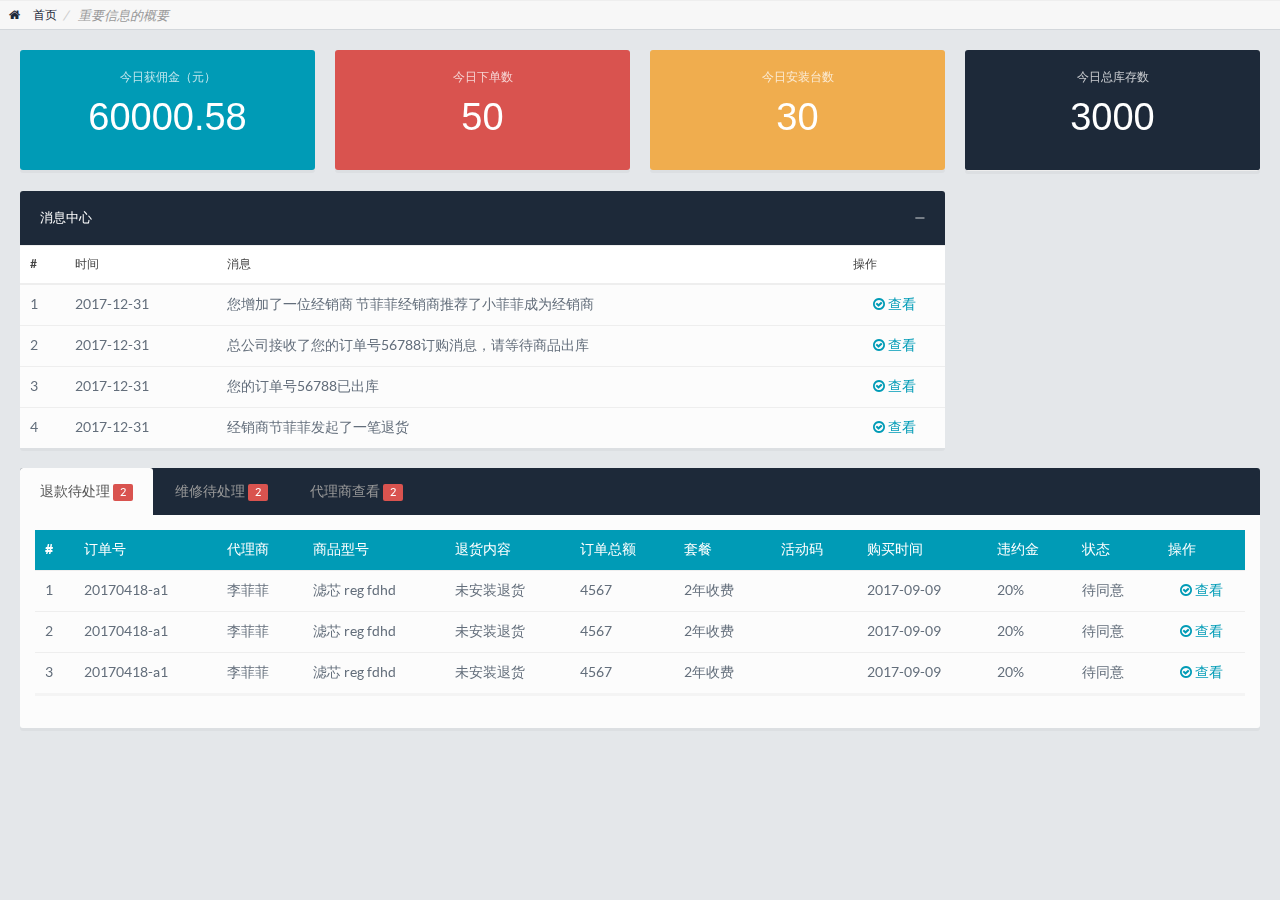
<file: view/index.html>
<!DOCTYPE html>
<html lang="en">
<head>
    <meta charset="UTF-8">
    <meta name="renderer" content="webkit">
    <meta http-equiv="X-UA-Compatible" content="IE=edge,chrome=1"/>
    <meta name="viewport" content="width=device-width, initial-scale=1, maximum-scale=1"/>
    <meta name="apple-mobile-web-app-status-bar-style" content="black"/>
    <meta name="apple-mobile-web-app-capable" content="yes"/>
    <meta name="format-detection" content="telephone=no"/>
    <title>首页 - 代理商后台管理</title>
    <link rel="stylesheet" href="../assets/css/style.default.css">
    <link rel="stylesheet" href="http://resali.huobanplus.com/cdn/font-awesome/4.7.0/css/font-awesome.min.css">
    <link rel="stylesheet" href="../assets/css/custom.css">
    <!-- HTML5 shim and Respond.js IE8 support of HTML5 elements and media queries -->
    <!--[if lt IE 9]>
    <script src="http://resali.huobanplus.com/cdn/bracket/js/html5shiv.js"></script>
    <script src="http://resali.huobanplus.com/cdn/bracket/js/respond.min.js"></script>
    <![endif]-->
</head>
<body class="inner-document">
<section>
    <div class="pageheader">
        <h2><i class="fa fa-home"></i> 首页 <span>重要信息的概要</span></h2>
    </div>
    <div class="contentpanel">
        <div class="row">
            <div class="col-sm-6 col-md-3">
                <div class="panel panel-success panel-stat">
                    <div class="panel-heading">
                        <h4>今日获佣金（元）</h4>
                        <h2>60000.58</h2>
                    </div>
                </div>
            </div>
            <div class="col-sm-6 col-md-3">
                <div class="panel panel-danger panel-stat">
                    <div class="panel-heading">
                        <h4>今日下单数</h4>
                        <h2>50</h2>
                    </div>
                </div>
            </div>
            <div class="col-sm-6 col-md-3">
                <div class="panel panel-warning panel-stat">
                    <div class="panel-heading">
                        <h4>今日安装台数</h4>
                        <h2>30</h2>
                    </div>
                </div>
            </div>
            <div class="col-sm-6 col-md-3">
                <div class="panel panel-dark panel-stat">
                    <div class="panel-heading">
                        <h4>今日总库存数</h4>
                        <h2>3000</h2>
                    </div>
                </div>
            </div>
        </div>
        <div class="row">
            <div class="col-md-9">
                <div class="panel panel-dark panel-alt">
                    <div class="panel-heading">
                        <div class="panel-btns">
                            <a href="javascript:;" class="minimize">−</a>
                        </div>
                        <h5 class="panel-title">消息中心</h5>
                    </div>
                    <div class="panel-body panel-table">
                        <div class="table-responsive">
                            <table class="table">
                                <thead>
                                <tr class="table-head-alt">
                                    <th>#</th>
                                    <th>时间</th>
                                    <th>消息</th>
                                    <th>操作</th>
                                </tr>
                                </thead>
                                <tbody>
                                <tr>
                                    <td>1</td>
                                    <td>2017-12-31</td>
                                    <td>您增加了一位经销商 节菲菲经销商推荐了小菲菲成为经销商</td>
                                    <td class="table-action">
                                        <a href="javascript:;"><i class="fa fa-check-circle-o" aria-hidden="true"></i>&nbsp;查看</a>
                                    </td>
                                </tr>
                                <tr>
                                    <td>2</td>
                                    <td>2017-12-31</td>
                                    <td>总公司接收了您的订单号56788订购消息，请等待商品出库</td>
                                    <td class="table-action">
                                        <a href="javascript:;"><i class="fa fa-check-circle-o" aria-hidden="true"></i>&nbsp;查看</a>
                                    </td>
                                </tr>
                                <tr>
                                    <td>3</td>
                                    <td>2017-12-31</td>
                                    <td>您的订单号56788已出库</td>
                                    <td class="table-action">
                                        <a href="javascript:;"><i class="fa fa-check-circle-o" aria-hidden="true"></i>&nbsp;查看</a>
                                    </td>
                                </tr>
                                <tr>
                                    <td>4</td>
                                    <td>2017-12-31</td>
                                    <td>经销商节菲菲发起了一笔退货</td>
                                    <td class="table-action">
                                        <a href="javascript:;"><i class="fa fa-check-circle-o" aria-hidden="true"></i>&nbsp;查看</a>
                                    </td>
                                </tr>
                                </tbody>
                            </table>
                        </div>
                    </div>
                </div>
            </div>
        </div>
        <div class="row">
            <div class="col-md-12">
                <ul class="nav nav-tabs nav-dark">
                    <li class="active">
                        <a href="#refundPending" data-toggle="tab">
                            <strong>退款待处理</strong>
                            <span class="badge badge-danger">2</span>
                        </a>
                    </li>
                    <li>
                        <a href="#repairPending" data-toggle="tab">
                            <strong>维修待处理</strong>
                            <span class="badge badge-danger">2</span>
                        </a>
                    </li>
                    <li>
                        <a href="#agentCheck" data-toggle="tab">
                            <strong>代理商查看</strong>
                            <span class="badge badge-danger">2</span>
                        </a>
                    </li>
                </ul>
                <div class="tab-content">
                    <div class="tab-pane active" id="refundPending">
                        <div class="table-responsive">
                            <table class="table table-hover table-success">
                                <thead>
                                <tr>
                                    <th>#</th>
                                    <th>订单号</th>
                                    <th>代理商</th>
                                    <th>商品型号</th>
                                    <th>退货内容</th>
                                    <th>订单总额</th>
                                    <th>套餐</th>
                                    <th>活动码</th>
                                    <th>购买时间</th>
                                    <th>违约金</th>
                                    <th>状态</th>
                                    <th>操作</th>
                                </tr>
                                </thead>
                                <tbody>
                                <tr>
                                    <td>1</td>
                                    <td>20170418-a1</td>
                                    <td>李菲菲</td>
                                    <td>滤芯 reg fdhd</td>
                                    <td>未安装退货</td>
                                    <td>4567</td>
                                    <td>2年收费</td>
                                    <td></td>
                                    <td>2017-09-09</td>
                                    <td>20%</td>
                                    <td>待同意</td>
                                    <td class="table-action">
                                        <a href="javascript:;"><i class="fa fa-check-circle-o" aria-hidden="true"></i>&nbsp;查看</a>
                                    </td>
                                </tr>
                                <tr>
                                    <td>2</td>
                                    <td>20170418-a1</td>
                                    <td>李菲菲</td>
                                    <td>滤芯 reg fdhd</td>
                                    <td>未安装退货</td>
                                    <td>4567</td>
                                    <td>2年收费</td>
                                    <td></td>
                                    <td>2017-09-09</td>
                                    <td>20%</td>
                                    <td>待同意</td>
                                    <td class="table-action">
                                        <a href="javascript:;"><i class="fa fa-check-circle-o" aria-hidden="true"></i>&nbsp;查看</a>
                                    </td>
                                </tr>
                                <tr>
                                    <td>3</td>
                                    <td>20170418-a1</td>
                                    <td>李菲菲</td>
                                    <td>滤芯 reg fdhd</td>
                                    <td>未安装退货</td>
                                    <td>4567</td>
                                    <td>2年收费</td>
                                    <td></td>
                                    <td>2017-09-09</td>
                                    <td>20%</td>
                                    <td>待同意</td>
                                    <td class="table-action">
                                        <a href="javascript:;"><i class="fa fa-check-circle-o" aria-hidden="true"></i>&nbsp;查看</a>
                                    </td>
                                </tr>
                                </tbody>
                            </table>
                        </div>
                    </div>
                    <div class="tab-pane" id="repairPending">
                        <div class="row">
                            <div class="col-sm-9">
                                <p>Lorem ipsum dolor sit amet, consectetur adipisicing elit, sed do eiusmod tempor incididunt ut labore et dolore magna aliqua...</p>
                                <button class="btn btn-primary mr5">Follow Me</button>
                                <button class="btn btn-white">Send Message</button>
                            </div>
                        </div>
                    </div>
                    <div class="tab-pane" id="agentCheck">
                        <p>Lorem ipsum dolor sit amet, consectetur adipisicing elit, sed do eiusmod tempor incididunt ut labore et dolore magna aliqua. Ut enim ad minim veniam, quis nostrud exercitat</p>
                        <p>At vero eos et accusamus et iusto odio dignissimos ducimus qui blanditiis praesentium voluptatum deleniti atque corrupti quos dolores et quas molestias </p>
                    </div>
                </div>
            </div>
        </div>
    </div>
</section>
</body>
<script src="http://resali.huobanplus.com/cdn/jquery/1.12.4/jquery.min.js"></script>
<script src="http://resali.huobanplus.com/cdn/bootstrap/3.3.7/bootstrap.min.js"></script>
<script src="../assets/js/bootstrap-datepicker.min.js"></script>
<script src="../assets/locales/bootstrap-datepicker.zh-CN.min.js"></script>
<script src="../assets/js/main.js"></script>
</html>
</file>
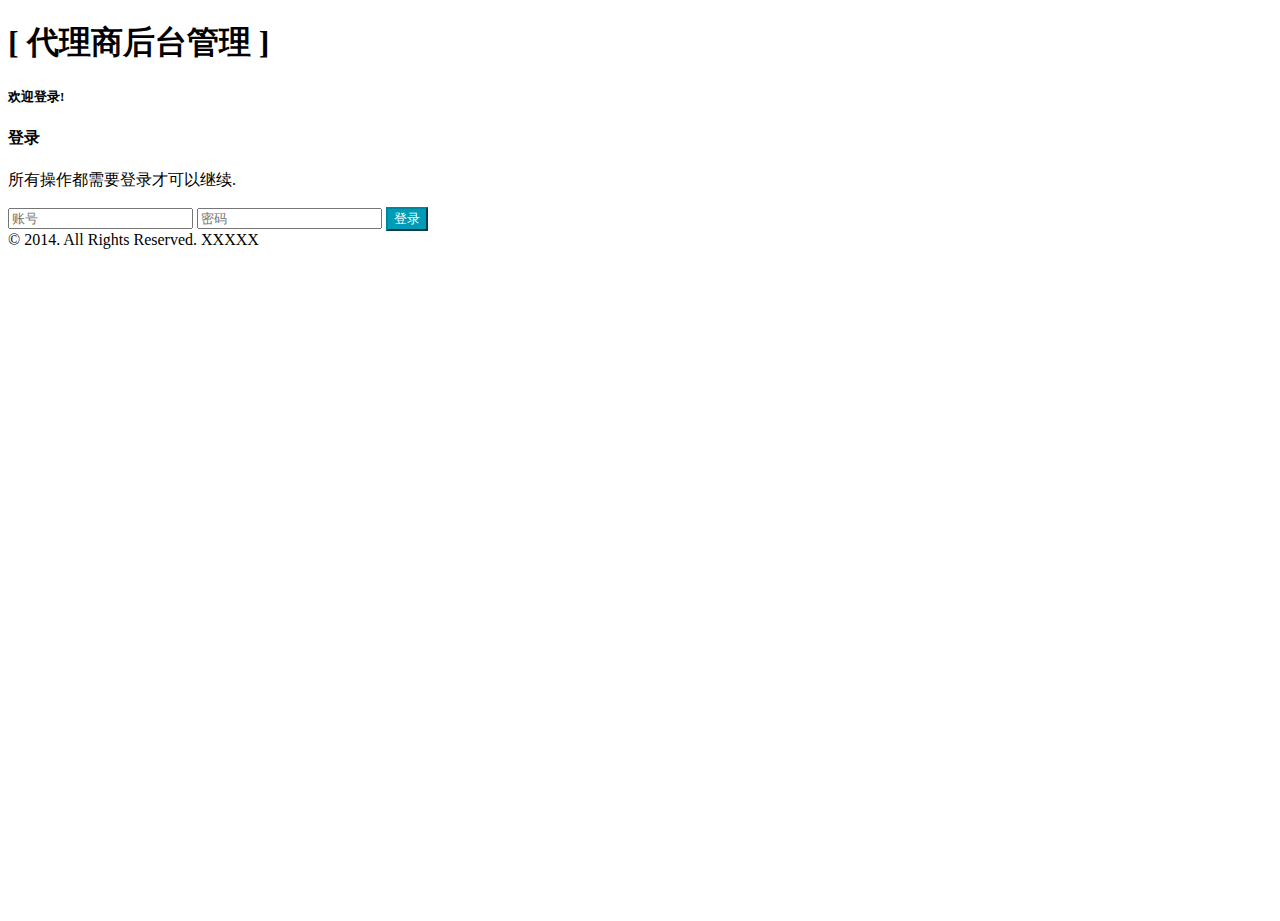
<file: login.html>
<!DOCTYPE html>
<html lang="en">
<head>
    <meta charset="UTF-8">
    <meta name="renderer" content="webkit">
    <meta http-equiv="X-UA-Compatible" content="IE=edge,chrome=1"/>
    <meta name="viewport" content="width=device-width, initial-scale=1, maximum-scale=1"/>
    <meta name="apple-mobile-web-app-status-bar-style" content="black"/>
    <meta name="apple-mobile-web-app-capable" content="yes"/>
    <meta name="format-detection" content="telephone=no"/>
    <title>登录 - 代理商后台管理</title>
    <link rel="stylesheet" href="http://resali.huobanplus.com/cdn/bracket/css/style.default.css">
    <link rel="stylesheet" href="./assets/css/custom.css">
    <!-- HTML5 shim and Respond.js IE8 support of HTML5 elements and media queries -->
    <!--[if lt IE 9]>
    <script src="http://resali.huobanplus.com/cdn/bracket/js/html5shiv.js"></script>
    <script src="http://resali.huobanplus.com/cdn/bracket/js/respond.min.js"></script>
    <![endif]-->
</head>
<body class="signin">
<section>

    <div class="signinpanel">

        <div class="row">

            <div class="col-md-7">

                <div class="signin-info">
                    <div class="logopanel">
                        <h1><span>[</span> 代理商后台管理 <span>]</span></h1>
                    </div>
                    <div class="mb20"></div>
                    <h5><strong>欢迎登录!</strong></h5>
                </div>
            </div>

            <div class="col-md-5">
                <form method="post" action="/">
                    <h4 class="nomargin">登录</h4>
                    <p class="mt5 mb20">所有操作都需要登录才可以继续.</p>
                    <input type="text" class="form-control uname" placeholder="账号" />
                    <input type="password" class="form-control pword" placeholder="密码" />
                    <button type="button" class="btn btn-success btn-block">登录</button>
                </form>
            </div>
        </div>
        <div class="signup-footer">
            <div class="pull-left">
                &copy; 2014. All Rights Reserved. XXXXX
            </div>
        </div>
    </div>
</section>
</body>
</html>
</file>
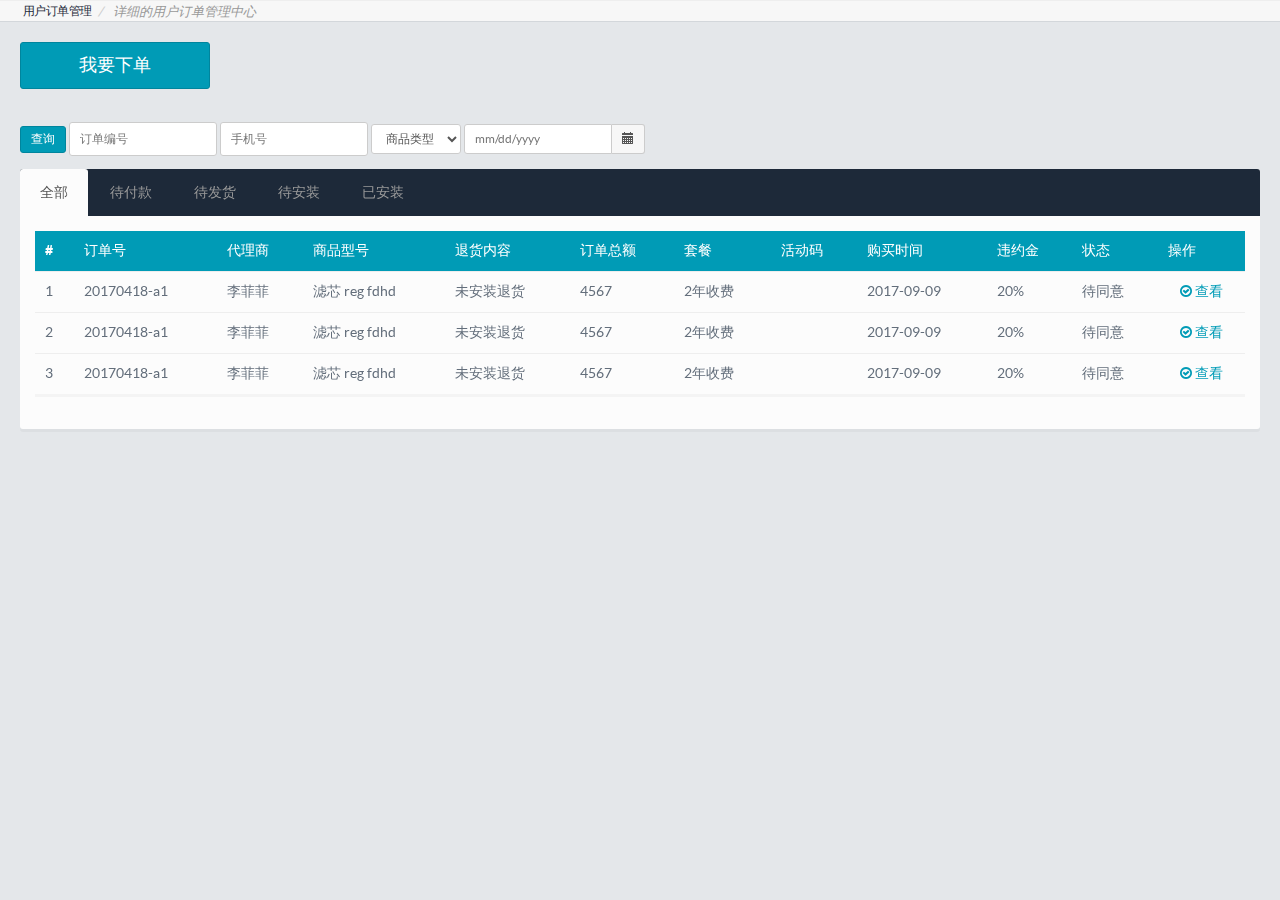
<file: view/afterSale.html>
<!DOCTYPE html>
<html lang="en">
<head>
    <meta charset="UTF-8">
    <meta name="renderer" content="webkit">
    <meta http-equiv="X-UA-Compatible" content="IE=edge,chrome=1"/>
    <meta name="viewport" content="width=device-width, initial-scale=1, maximum-scale=1"/>
    <meta name="apple-mobile-web-app-status-bar-style" content="black"/>
    <meta name="apple-mobile-web-app-capable" content="yes"/>
    <meta name="format-detection" content="telephone=no"/>
    <title>退货及维修 - 代理商后台管理</title>
    <link rel="stylesheet" href="../assets/css/style.default.css">
    <link rel="stylesheet" href="http://resali.huobanplus.com/cdn/font-awesome/4.7.0/css/font-awesome.min.css">
    <link rel="stylesheet" href="../assets/css/custom.css">
    <!-- HTML5 shim and Respond.js IE8 support of HTML5 elements and media queries -->
    <!--[if lt IE 9]>
    <script src="http://resali.huobanplus.com/cdn/bracket/js/html5shiv.js"></script>
    <script src="http://resali.huobanplus.com/cdn/bracket/js/respond.min.js"></script>
    <![endif]-->
</head>
<body class="inner-document">
<section>
    <div class="pageheader">
        <h2><i class="fa fa-address-card-o"></i> 用户订单管理 <span>详细的用户订单管理中心</span></h2>
    </div>
    <div class="contentpanel">
        <div class="row">
            <div class="col-sm-2 mb30">
                <button type="button" class="btn btn-success btn-block btn-lg">我要下单</button>
            </div>
        </div>
        <div class="row">
            <div class="col-md-12 mb10">
                <div class="form-inline">
                    <div class="js-selectToolbar">
                        <button type="button" class="btn btn-success btn-xs js-search">查询</button>
                        <input type="search" class="form-control input-sm js-orderId" placeholder="订单编号" name="orderId" aria-controls="orderTable">
                        <input type="search" class="form-control input-sm js-searchPhone" placeholder="手机号" name="phone" aria-controls="orderTable">
                        <label>
                            <select class="form-control input-sm js-searchRank" name="agentRank">
                                <!--此项为巧妙的select placeholder效果，thymeleaf 勿删-->
                                <option value=" " disabled="" selected="" class="hidden">商品类型</option>
                                <option value="1">欧式</option>
                                <option value="2">法式</option>
                                <option value="3">中式</option>
                            </select>
                        </label>
                        <div class="input-group input-group-sm">
                            <input type="text" class="form-control hasDatepicker js-js-orderDate" placeholder="mm/dd/yyyy" id="datepicker" name="orderDate" aria-controls="orderTable">
                            <span class="input-group-addon"><i class="glyphicon glyphicon-calendar"></i></span>
                        </div>
                    </div>
                </div>
            </div>
        </div>
        <div class="row">
            <div class="col-md-12">
                <ul class="nav nav-tabs nav-dark">
                    <li class="active">
                        <a href="#allOrder" data-toggle="tab">
                            <strong>全部</strong>
                        </a>
                    </li>
                    <li>
                        <a href="#payment" data-toggle="tab">
                            <strong>待付款</strong>
                        </a>
                    </li>
                    <li>
                        <a href="#deliver" data-toggle="tab">
                            <strong>待发货</strong>
                        </a>
                    </li>
                    <li>
                        <a href="#install" data-toggle="tab">
                            <strong>待安装</strong>
                        </a>
                    </li>
                    <li>
                        <a href="#installed" data-toggle="tab">
                            <strong>已安装</strong>
                        </a>
                    </li>
                </ul>
                <div class="tab-content">
                    <div class="tab-pane active" id="allOrder">
                        <div class="table-responsive">
                            <table class="table table-hover table-success">
                                <thead>
                                <tr>
                                    <th>#</th>
                                    <th>订单号</th>
                                    <th>代理商</th>
                                    <th>商品型号</th>
                                    <th>退货内容</th>
                                    <th>订单总额</th>
                                    <th>套餐</th>
                                    <th>活动码</th>
                                    <th>购买时间</th>
                                    <th>违约金</th>
                                    <th>状态</th>
                                    <th>操作</th>
                                </tr>
                                </thead>
                                <tbody>
                                <tr>
                                    <td>1</td>
                                    <td>20170418-a1</td>
                                    <td>李菲菲</td>
                                    <td>滤芯 reg fdhd</td>
                                    <td>未安装退货</td>
                                    <td>4567</td>
                                    <td>2年收费</td>
                                    <td></td>
                                    <td>2017-09-09</td>
                                    <td>20%</td>
                                    <td>待同意</td>
                                    <td class="table-action">
                                        <a href="javascript:;"><i class="fa fa-check-circle-o" aria-hidden="true"></i>&nbsp;查看</a>
                                    </td>
                                </tr>
                                <tr>
                                    <td>2</td>
                                    <td>20170418-a1</td>
                                    <td>李菲菲</td>
                                    <td>滤芯 reg fdhd</td>
                                    <td>未安装退货</td>
                                    <td>4567</td>
                                    <td>2年收费</td>
                                    <td></td>
                                    <td>2017-09-09</td>
                                    <td>20%</td>
                                    <td>待同意</td>
                                    <td class="table-action">
                                        <a href="javascript:;"><i class="fa fa-check-circle-o" aria-hidden="true"></i>&nbsp;查看</a>
                                    </td>
                                </tr>
                                <tr>
                                    <td>3</td>
                                    <td>20170418-a1</td>
                                    <td>李菲菲</td>
                                    <td>滤芯 reg fdhd</td>
                                    <td>未安装退货</td>
                                    <td>4567</td>
                                    <td>2年收费</td>
                                    <td></td>
                                    <td>2017-09-09</td>
                                    <td>20%</td>
                                    <td>待同意</td>
                                    <td class="table-action">
                                        <a href="javascript:;"><i class="fa fa-check-circle-o" aria-hidden="true"></i>&nbsp;查看</a>
                                    </td>
                                </tr>
                                </tbody>
                            </table>
                        </div>
                    </div>
                    <div class="tab-pane" id="payment">
                        <div class="row">
                            <div class="col-sm-9">
                                <p>Lorem ipsum dolor sit amet, consectetur adipisicing elit, sed do eiusmod tempor incididunt ut labore et dolore magna aliqua...</p>
                                <button class="btn btn-primary mr5">Follow Me</button>
                                <button class="btn btn-white">Send Message</button>
                            </div>
                        </div>
                    </div>
                    <div class="tab-pane" id="deliver">
                        <p>Lorem ipsum dolor sit amet, consectetur adipisicing elit, sed do eiusmod tempor incididunt ut labore et dolore magna aliqua. Ut enim ad minim veniam, quis nostrud exercitat</p>
                        <p>At vero eos et accusamus et iusto odio dignissimos ducimus qui blanditiis praesentium voluptatum deleniti atque corrupti quos dolores et quas molestias </p>
                    </div>
                    <div class="tab-pane" id="install">
                        <p>Lorem ipsum dolor sit amet, consectetur adipisicing elit, sed do eiusmod tempor incididunt ut labore et dolore magna aliqua. Ut enim ad minim veniam, quis nostrud exercitat</p>
                        <p>At vero eos et accusamus et iusto odio dignissimos ducimus qui blanditiis praesentium voluptatum deleniti atque corrupti quos dolores et quas molestias </p>
                    </div>
                    <div class="tab-pane" id="installed">
                        <p>Lorem ipsum dolor sit amet, consectetur adipisicing elit, sed do eiusmod tempor incididunt ut labore et dolore magna aliqua. Ut enim ad minim veniam, quis nostrud exercitat</p>
                        <p>At vero eos et accusamus et iusto odio dignissimos ducimus qui blanditiis praesentium voluptatum deleniti atque corrupti quos dolores et quas molestias </p>
                    </div>
                </div>
            </div>
        </div>
    </div>
</section>
</body>
<script src="http://resali.huobanplus.com/cdn/jquery/1.12.4/jquery.min.js"></script>
<script src="http://resali.huobanplus.com/cdn/bootstrap/3.3.7/bootstrap.min.js"></script>
<script src="../assets/js/bootstrap-datepicker.min.js"></script>
<script src="../assets/locales/bootstrap-datepicker.zh-CN.min.js"></script>
<script src="../assets/js/main.js"></script>
</html>
</file>
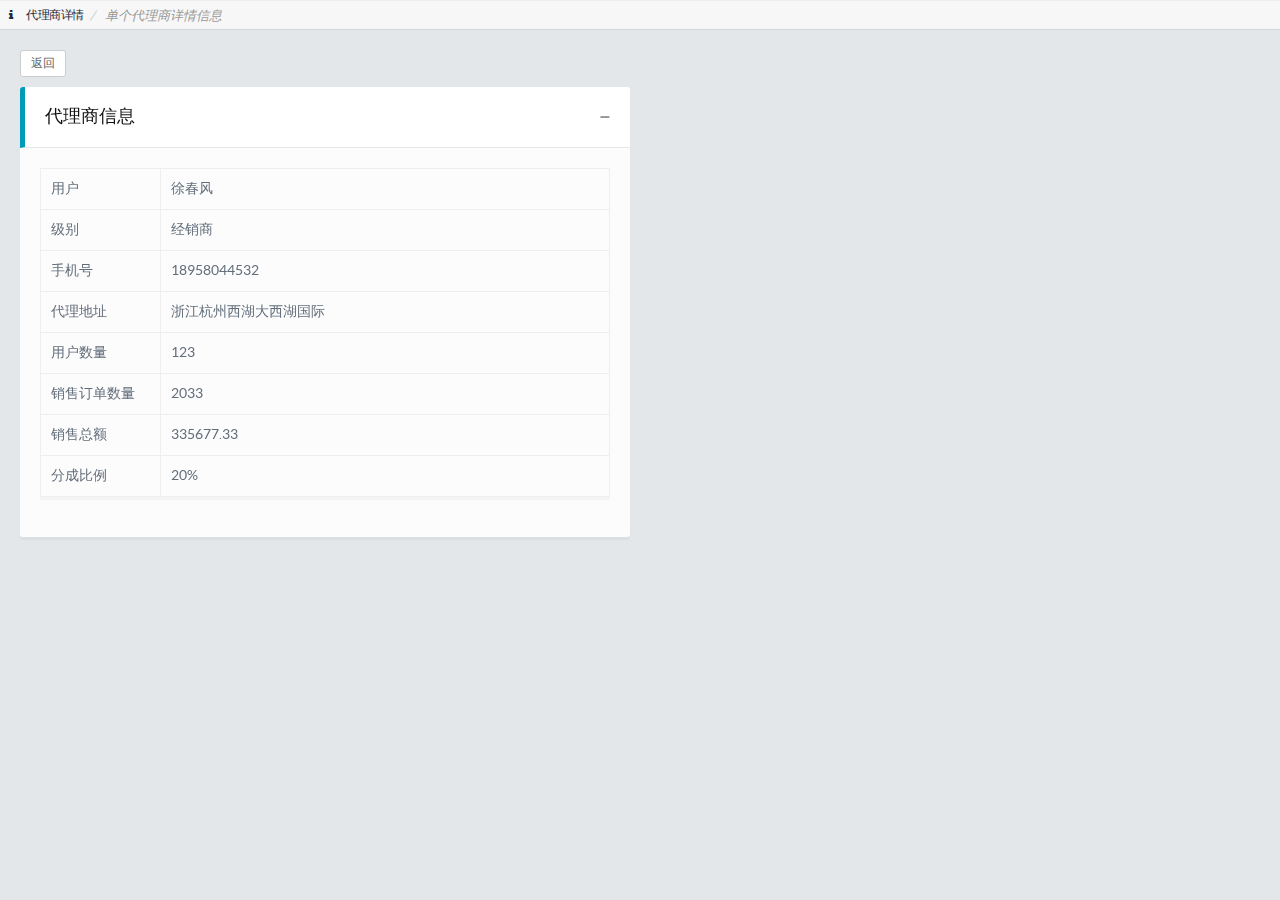
<file: view/agentDetail.html>
<!DOCTYPE html>
<html lang="en">
<head>
    <meta charset="UTF-8">
    <meta name="renderer" content="webkit">
    <meta http-equiv="X-UA-Compatible" content="IE=edge,chrome=1"/>
    <meta name="viewport" content="width=device-width, initial-scale=1, maximum-scale=1"/>
    <meta name="apple-mobile-web-app-status-bar-style" content="black"/>
    <meta name="apple-mobile-web-app-capable" content="yes"/>
    <meta name="format-detection" content="telephone=no"/>
    <title>代理商详情 - 代理商后台管理</title>
    <link rel="stylesheet" href="http://resali.huobanplus.com/cdn/bootstrap/3.3.7/css/bootstrap.min.css">
    <link rel="stylesheet" href="../assets/css/style.default.css">
    <link rel="stylesheet" href="http://resali.huobanplus.com/cdn/font-awesome/4.7.0/css/font-awesome.min.css">
    <link rel="stylesheet" href="../assets/css/dataTables.bootstrap.min.css">
    <link rel="stylesheet" href="../assets/css/custom.css">
    <!-- HTML5 shim and Respond.js IE8 support of HTML5 elements and media queries -->
    <!--[if lt IE 9]>
    <script src="http://resali.huobanplus.com/cdn/bracket/js/html5shiv.js"></script>
    <script src="http://resali.huobanplus.com/cdn/bracket/js/respond.min.js"></script>
    <![endif]-->
</head>
<body class="inner-document">
<section>
    <div class="pageheader">
        <h2><i class="fa fa-info"></i> 代理商详情 <span>单个代理商详情信息</span></h2>
    </div>
    <div class="contentpanel">
        <div class="row">
            <div class="col-sm-12">
                <button type="button" class="btn btn-white btn-xs mb10 js-goBack">返回</button>
            </div>
        </div>
        <div class="row">
            <div class="col-sm-6">
                <div class="panel panel-default">
                    <div class="panel-heading quote quote-success">
                        <div class="panel-btns">
                            <a href="javascript:;" class="minimize">−</a>
                        </div>
                        <h3 class="panel-title">代理商信息</h3>
                    </div>
                    <div class="panel-body">
                        <div class="table-responsive">
                            <table class="table table-hover table-bordered">
                                <tbody>
                                <tr>
                                    <td width="120px">用户</td>
                                    <td>徐春风</td>
                                </tr>
                                <tr>
                                    <td>级别</td>
                                    <td>经销商</td>
                                </tr>
                                <tr>
                                    <td>手机号</td>
                                    <td>18958044532</td>
                                </tr>
                                <tr>
                                    <td>代理地址</td>
                                    <td>浙江杭州西湖大西湖国际</td>
                                </tr>
                                <tr>
                                    <td>用户数量</td>
                                    <td>123</td>
                                </tr>
                                <tr>
                                    <td>销售订单数量</td>
                                    <td>2033</td>
                                </tr>
                                <tr>
                                    <td>销售总额</td>
                                    <td>335677.33</td>
                                </tr>
                                <tr>
                                    <td>分成比例</td>
                                    <td>20%</td>
                                </tr>
                                </tbody>
                            </table>
                        </div>
                    </div>
                </div>
            </div>
        </div>
    </div>
</section>
</body>
<script src="http://resali.huobanplus.com/cdn/jquery/1.12.4/jquery.min.js"></script>
<script src="../assets/js/main.js"></script>
</html>
</file>
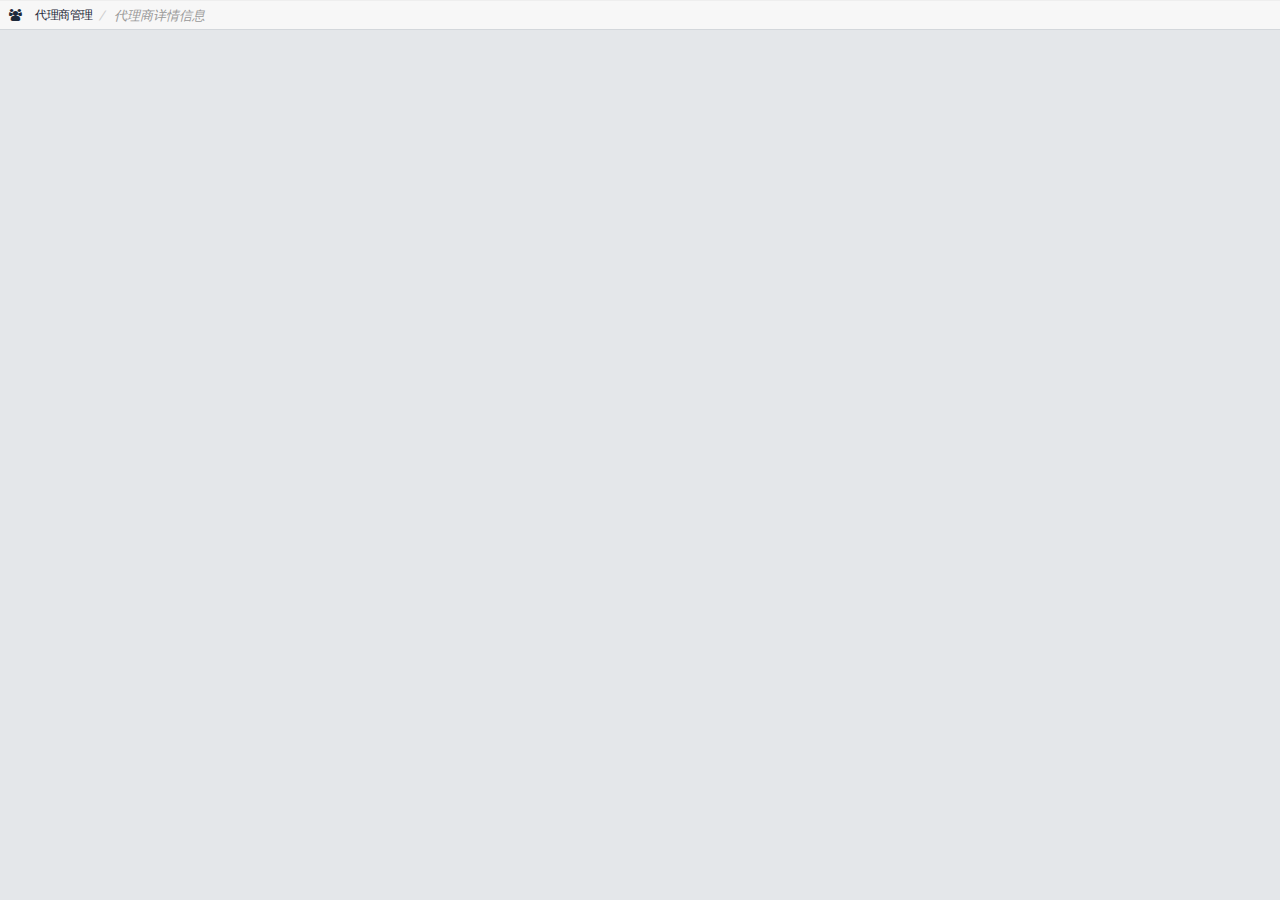
<file: view/agentManage.html>
<!DOCTYPE html>
<html lang="en">
<head>
    <meta charset="UTF-8">
    <meta name="renderer" content="webkit">
    <meta http-equiv="X-UA-Compatible" content="IE=edge,chrome=1"/>
    <meta name="viewport" content="width=device-width, initial-scale=1, maximum-scale=1"/>
    <meta name="apple-mobile-web-app-status-bar-style" content="black"/>
    <meta name="apple-mobile-web-app-capable" content="yes"/>
    <meta name="format-detection" content="telephone=no"/>
    <title>代理商管理 - 代理商后台管理</title>
    <link rel="stylesheet" href="http://resali.huobanplus.com/cdn/bootstrap/3.3.7/css/bootstrap.min.css">
    <link rel="stylesheet" href="../assets/css/style.default.css">
    <link rel="stylesheet" href="http://resali.huobanplus.com/cdn/font-awesome/4.7.0/css/font-awesome.min.css">
    <link rel="stylesheet" href="../assets/css/dataTables.bootstrap.min.css">
    <link rel="stylesheet" href="../assets/css/custom.css">
    <!-- HTML5 shim and Respond.js IE8 support of HTML5 elements and media queries -->
    <!--[if lt IE 9]>
    <script src="http://resali.huobanplus.com/cdn/bracket/js/html5shiv.js"></script>
    <script src="http://resali.huobanplus.com/cdn/bracket/js/respond.min.js"></script>
    <![endif]-->
</head>
<body class="inner-document">
<section>
    <div class="pageheader">
        <h2><i class="fa fa-users"></i> 代理商管理 <span>代理商详情信息</span></h2>
    </div>
    <div class="contentpanel">
        <div class="row">
            <div class="table-responsive">
                <table id="agentTable" class="table table-hover table-success" cellspacing="0" width="100%"></table>
            </div>
        </div>
    </div>
</section>
</body>
<script type="text/template" id="selectToolbar">
    <button type="button" class="btn btn-success btn-xs js-search">查询</button>
    <input type="search" class="form-control input-sm js-searchName" placeholder="代理商名称" name="agentName" aria-controls="agentTable">
    <label>
        <select class="form-control input-sm js-searchRank" name="agentRank">
            <!--此项为巧妙的select placeholder效果，thymeleaf 勿删-->
            <option value=" " disabled selected class="hidden">代理级别</option>
            <option value="1">一级代理</option>
            <option value="2">二级代理</option>
            <option value="3">三级代理</option>
        </select>
    </label>
</script>
<script src="http://resali.huobanplus.com/cdn/jquery/1.12.4/jquery.min.js"></script>
<script src="http://resali.huobanplus.com/cdn/bootstrap/3.3.7/bootstrap.min.js"></script>
<!--<script src="http://resali.huobanplus.com/cdn/layer/3.0.3/layer.js"></script>-->
<script src="../assets/js/jquery.dataTables.min.js"></script>
<script src="../assets/js/dataTables.bootstrap.min.js"></script>
<script src="../assets/js/dataTables.treeGrid.js"></script>
<script src="../assets/js/dataTables.zh-CN.js"></script>
<script src="../assets/js/agentManage.js"></script>
</html>
</file>
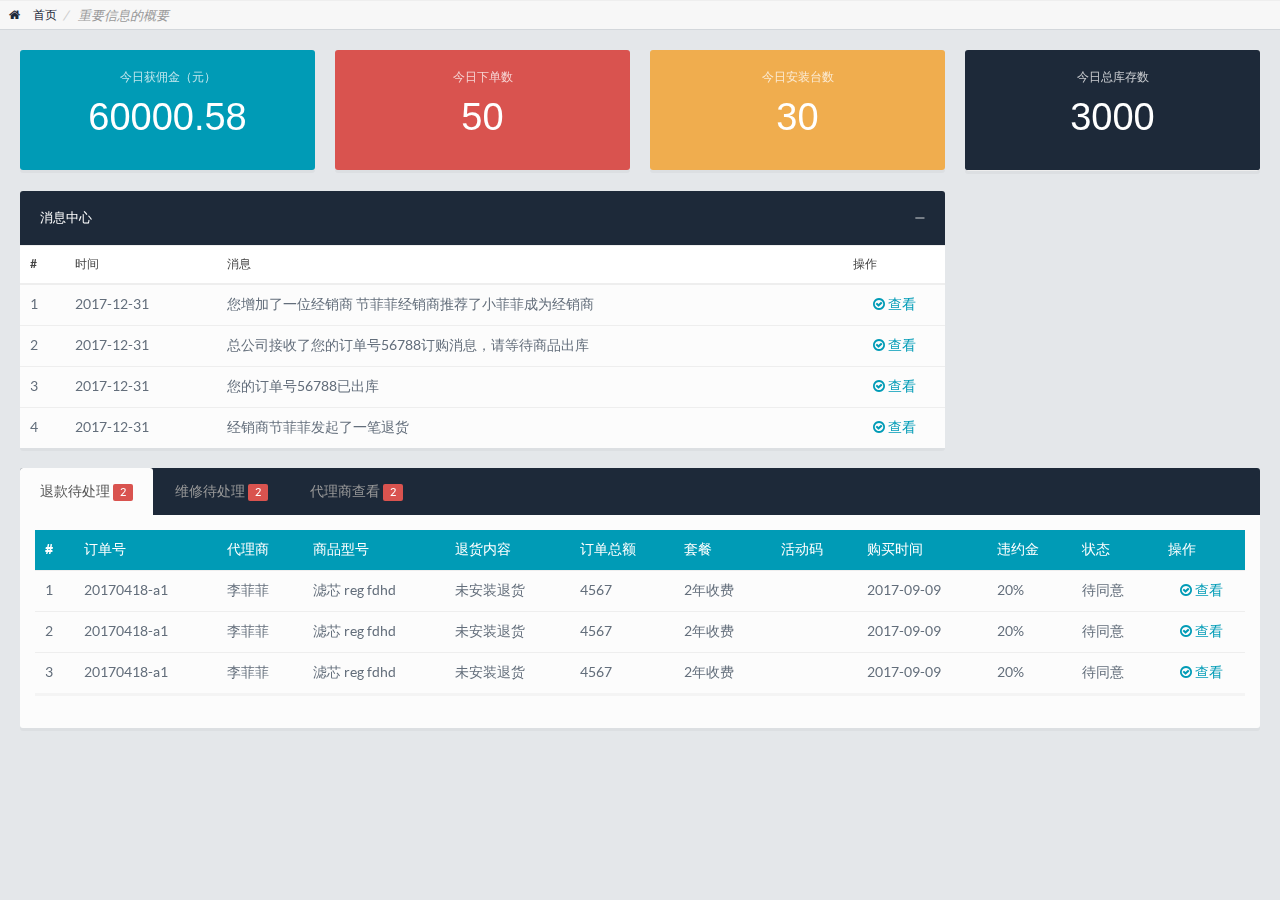
<file: view/commission.html>
<!DOCTYPE html>
<html lang="en">
<head>
    <meta charset="UTF-8">
    <meta name="renderer" content="webkit">
    <meta http-equiv="X-UA-Compatible" content="IE=edge,chrome=1"/>
    <meta name="viewport" content="width=device-width, initial-scale=1, maximum-scale=1"/>
    <meta name="apple-mobile-web-app-status-bar-style" content="black"/>
    <meta name="apple-mobile-web-app-capable" content="yes"/>
    <meta name="format-detection" content="telephone=no"/>
    <title>我的佣金 - 代理商后台管理</title>
    <link rel="stylesheet" href="../assets/css/style.default.css">
    <link rel="stylesheet" href="http://resali.huobanplus.com/cdn/font-awesome/4.7.0/css/font-awesome.min.css">
    <link rel="stylesheet" href="../assets/css/custom.css">
    <!-- HTML5 shim and Respond.js IE8 support of HTML5 elements and media queries -->
    <!--[if lt IE 9]>
    <script src="http://resali.huobanplus.com/cdn/bracket/js/html5shiv.js"></script>
    <script src="http://resali.huobanplus.com/cdn/bracket/js/respond.min.js"></script>
    <![endif]-->
</head>
<body class="inner-document">
<section>
    <div class="pageheader">
        <h2><i class="fa fa-home"></i> 首页 <span>重要信息的概要</span></h2>
    </div>
    <div class="contentpanel">
        <div class="row">
            <div class="col-sm-6 col-md-3">
                <div class="panel panel-success panel-stat">
                    <div class="panel-heading">
                        <h4>今日获佣金（元）</h4>
                        <h2>60000.58</h2>
                    </div>
                </div>
            </div>
            <div class="col-sm-6 col-md-3">
                <div class="panel panel-danger panel-stat">
                    <div class="panel-heading">
                        <h4>今日下单数</h4>
                        <h2>50</h2>
                    </div>
                </div>
            </div>
            <div class="col-sm-6 col-md-3">
                <div class="panel panel-warning panel-stat">
                    <div class="panel-heading">
                        <h4>今日安装台数</h4>
                        <h2>30</h2>
                    </div>
                </div>
            </div>
            <div class="col-sm-6 col-md-3">
                <div class="panel panel-dark panel-stat">
                    <div class="panel-heading">
                        <h4>今日总库存数</h4>
                        <h2>3000</h2>
                    </div>
                </div>
            </div>
        </div>
        <div class="row">
            <div class="col-md-9">
                <div class="panel panel-dark panel-alt">
                    <div class="panel-heading">
                        <div class="panel-btns">
                            <a href="javascript:;" class="minimize">−</a>
                        </div>
                        <h5 class="panel-title">消息中心</h5>
                    </div>
                    <div class="panel-body panel-table">
                        <div class="table-responsive">
                            <table class="table">
                                <thead>
                                <tr class="table-head-alt">
                                    <th>#</th>
                                    <th>时间</th>
                                    <th>消息</th>
                                    <th>操作</th>
                                </tr>
                                </thead>
                                <tbody>
                                <tr>
                                    <td>1</td>
                                    <td>2017-12-31</td>
                                    <td>您增加了一位经销商 节菲菲经销商推荐了小菲菲成为经销商</td>
                                    <td class="table-action">
                                        <a href="javascript:;"><i class="fa fa-check-circle-o" aria-hidden="true"></i>&nbsp;查看</a>
                                    </td>
                                </tr>
                                <tr>
                                    <td>2</td>
                                    <td>2017-12-31</td>
                                    <td>总公司接收了您的订单号56788订购消息，请等待商品出库</td>
                                    <td class="table-action">
                                        <a href="javascript:;"><i class="fa fa-check-circle-o" aria-hidden="true"></i>&nbsp;查看</a>
                                    </td>
                                </tr>
                                <tr>
                                    <td>3</td>
                                    <td>2017-12-31</td>
                                    <td>您的订单号56788已出库</td>
                                    <td class="table-action">
                                        <a href="javascript:;"><i class="fa fa-check-circle-o" aria-hidden="true"></i>&nbsp;查看</a>
                                    </td>
                                </tr>
                                <tr>
                                    <td>4</td>
                                    <td>2017-12-31</td>
                                    <td>经销商节菲菲发起了一笔退货</td>
                                    <td class="table-action">
                                        <a href="javascript:;"><i class="fa fa-check-circle-o" aria-hidden="true"></i>&nbsp;查看</a>
                                    </td>
                                </tr>
                                </tbody>
                            </table>
                        </div>
                    </div>
                </div>
            </div>
        </div>
        <div class="row">
            <div class="col-md-12">
                <ul class="nav nav-tabs nav-dark">
                    <li class="active">
                        <a href="#refundPending" data-toggle="tab">
                            <strong>退款待处理</strong>
                            <span class="badge badge-danger">2</span>
                        </a>
                    </li>
                    <li>
                        <a href="#repairPending" data-toggle="tab">
                            <strong>维修待处理</strong>
                            <span class="badge badge-danger">2</span>
                        </a>
                    </li>
                    <li>
                        <a href="#agentCheck" data-toggle="tab">
                            <strong>代理商查看</strong>
                            <span class="badge badge-danger">2</span>
                        </a>
                    </li>
                </ul>
                <div class="tab-content">
                    <div class="tab-pane active" id="refundPending">
                        <div class="table-responsive">
                            <table class="table table-hover table-success">
                                <thead>
                                <tr>
                                    <th>#</th>
                                    <th>订单号</th>
                                    <th>代理商</th>
                                    <th>商品型号</th>
                                    <th>退货内容</th>
                                    <th>订单总额</th>
                                    <th>套餐</th>
                                    <th>活动码</th>
                                    <th>购买时间</th>
                                    <th>违约金</th>
                                    <th>状态</th>
                                    <th>操作</th>
                                </tr>
                                </thead>
                                <tbody>
                                <tr>
                                    <td>1</td>
                                    <td>20170418-a1</td>
                                    <td>李菲菲</td>
                                    <td>滤芯 reg fdhd</td>
                                    <td>未安装退货</td>
                                    <td>4567</td>
                                    <td>2年收费</td>
                                    <td></td>
                                    <td>2017-09-09</td>
                                    <td>20%</td>
                                    <td>待同意</td>
                                    <td class="table-action">
                                        <a href="javascript:;"><i class="fa fa-check-circle-o" aria-hidden="true"></i>&nbsp;查看</a>
                                    </td>
                                </tr>
                                <tr>
                                    <td>2</td>
                                    <td>20170418-a1</td>
                                    <td>李菲菲</td>
                                    <td>滤芯 reg fdhd</td>
                                    <td>未安装退货</td>
                                    <td>4567</td>
                                    <td>2年收费</td>
                                    <td></td>
                                    <td>2017-09-09</td>
                                    <td>20%</td>
                                    <td>待同意</td>
                                    <td class="table-action">
                                        <a href="javascript:;"><i class="fa fa-check-circle-o" aria-hidden="true"></i>&nbsp;查看</a>
                                    </td>
                                </tr>
                                <tr>
                                    <td>3</td>
                                    <td>20170418-a1</td>
                                    <td>李菲菲</td>
                                    <td>滤芯 reg fdhd</td>
                                    <td>未安装退货</td>
                                    <td>4567</td>
                                    <td>2年收费</td>
                                    <td></td>
                                    <td>2017-09-09</td>
                                    <td>20%</td>
                                    <td>待同意</td>
                                    <td class="table-action">
                                        <a href="javascript:;"><i class="fa fa-check-circle-o" aria-hidden="true"></i>&nbsp;查看</a>
                                    </td>
                                </tr>
                                </tbody>
                            </table>
                        </div>
                    </div>
                    <div class="tab-pane" id="repairPending">
                        <div class="row">
                            <div class="col-sm-9">
                                <p>Lorem ipsum dolor sit amet, consectetur adipisicing elit, sed do eiusmod tempor incididunt ut labore et dolore magna aliqua...</p>
                                <button class="btn btn-primary mr5">Follow Me</button>
                                <button class="btn btn-white">Send Message</button>
                            </div>
                        </div>
                    </div>
                    <div class="tab-pane" id="agentCheck">
                        <p>Lorem ipsum dolor sit amet, consectetur adipisicing elit, sed do eiusmod tempor incididunt ut labore et dolore magna aliqua. Ut enim ad minim veniam, quis nostrud exercitat</p>
                        <p>At vero eos et accusamus et iusto odio dignissimos ducimus qui blanditiis praesentium voluptatum deleniti atque corrupti quos dolores et quas molestias </p>
                    </div>
                </div>
            </div>
        </div>
    </div>
</section>
</body>
<script src="http://resali.huobanplus.com/cdn/jquery/1.12.4/jquery.min.js"></script>
<script src="http://resali.huobanplus.com/cdn/bootstrap/3.3.7/bootstrap.min.js"></script>
</html>
</file>
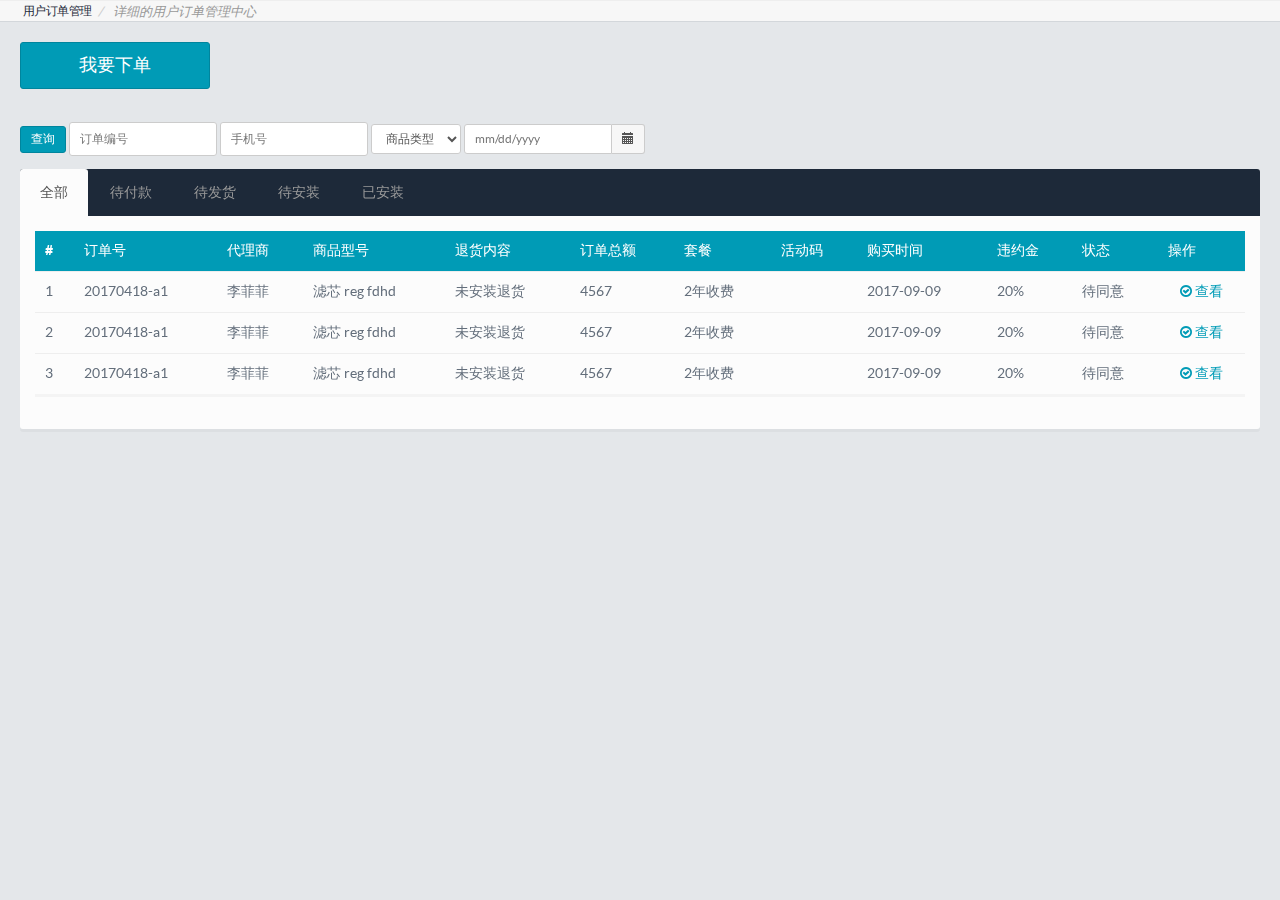
<file: view/installManage.html>
<!DOCTYPE html>
<html lang="en">
<head>
    <meta charset="UTF-8">
    <meta name="renderer" content="webkit">
    <meta http-equiv="X-UA-Compatible" content="IE=edge,chrome=1"/>
    <meta name="viewport" content="width=device-width, initial-scale=1, maximum-scale=1"/>
    <meta name="apple-mobile-web-app-status-bar-style" content="black"/>
    <meta name="apple-mobile-web-app-capable" content="yes"/>
    <meta name="format-detection" content="telephone=no"/>
    <title>安装管理 - 代理商后台管理</title>
    <link rel="stylesheet" href="../assets/css/style.default.css">
    <link rel="stylesheet" href="http://resali.huobanplus.com/cdn/font-awesome/4.7.0/css/font-awesome.min.css">
    <link rel="stylesheet" href="../assets/css/custom.css">
    <!-- HTML5 shim and Respond.js IE8 support of HTML5 elements and media queries -->
    <!--[if lt IE 9]>
    <script src="http://resali.huobanplus.com/cdn/bracket/js/html5shiv.js"></script>
    <script src="http://resali.huobanplus.com/cdn/bracket/js/respond.min.js"></script>
    <![endif]-->
</head>
<body class="inner-document">
<section>
    <div class="pageheader">
        <h2><i class="fa fa-address-card-o"></i> 用户订单管理 <span>详细的用户订单管理中心</span></h2>
    </div>
    <div class="contentpanel">
        <div class="row">
            <div class="col-sm-2 mb30">
                <button type="button" class="btn btn-success btn-block btn-lg">我要下单</button>
            </div>
        </div>
        <div class="row">
            <div class="col-md-12 mb10">
                <div class="form-inline">
                    <div class="js-selectToolbar">
                        <button type="button" class="btn btn-success btn-xs js-search">查询</button>
                        <input type="search" class="form-control input-sm js-orderId" placeholder="订单编号" name="orderId" aria-controls="orderTable">
                        <input type="search" class="form-control input-sm js-searchPhone" placeholder="手机号" name="phone" aria-controls="orderTable">
                        <label>
                            <select class="form-control input-sm js-searchRank" name="agentRank">
                                <!--此项为巧妙的select placeholder效果，thymeleaf 勿删-->
                                <option value=" " disabled="" selected="" class="hidden">商品类型</option>
                                <option value="1">欧式</option>
                                <option value="2">法式</option>
                                <option value="3">中式</option>
                            </select>
                        </label>
                        <div class="input-group input-group-sm">
                            <input type="text" class="form-control hasDatepicker js-js-orderDate" placeholder="mm/dd/yyyy" id="datepicker" name="orderDate" aria-controls="orderTable">
                            <span class="input-group-addon"><i class="glyphicon glyphicon-calendar"></i></span>
                        </div>
                    </div>
                </div>
            </div>
        </div>
        <div class="row">
            <div class="col-md-12">
                <ul class="nav nav-tabs nav-dark">
                    <li class="active">
                        <a href="#allOrder" data-toggle="tab">
                            <strong>全部</strong>
                        </a>
                    </li>
                    <li>
                        <a href="#payment" data-toggle="tab">
                            <strong>待付款</strong>
                        </a>
                    </li>
                    <li>
                        <a href="#deliver" data-toggle="tab">
                            <strong>待发货</strong>
                        </a>
                    </li>
                    <li>
                        <a href="#install" data-toggle="tab">
                            <strong>待安装</strong>
                        </a>
                    </li>
                    <li>
                        <a href="#installed" data-toggle="tab">
                            <strong>已安装</strong>
                        </a>
                    </li>
                </ul>
                <div class="tab-content">
                    <div class="tab-pane active" id="allOrder">
                        <div class="table-responsive">
                            <table class="table table-hover table-success">
                                <thead>
                                <tr>
                                    <th>#</th>
                                    <th>订单号</th>
                                    <th>代理商</th>
                                    <th>商品型号</th>
                                    <th>退货内容</th>
                                    <th>订单总额</th>
                                    <th>套餐</th>
                                    <th>活动码</th>
                                    <th>购买时间</th>
                                    <th>违约金</th>
                                    <th>状态</th>
                                    <th>操作</th>
                                </tr>
                                </thead>
                                <tbody>
                                <tr>
                                    <td>1</td>
                                    <td>20170418-a1</td>
                                    <td>李菲菲</td>
                                    <td>滤芯 reg fdhd</td>
                                    <td>未安装退货</td>
                                    <td>4567</td>
                                    <td>2年收费</td>
                                    <td></td>
                                    <td>2017-09-09</td>
                                    <td>20%</td>
                                    <td>待同意</td>
                                    <td class="table-action">
                                        <a href="javascript:;"><i class="fa fa-check-circle-o" aria-hidden="true"></i>&nbsp;查看</a>
                                    </td>
                                </tr>
                                <tr>
                                    <td>2</td>
                                    <td>20170418-a1</td>
                                    <td>李菲菲</td>
                                    <td>滤芯 reg fdhd</td>
                                    <td>未安装退货</td>
                                    <td>4567</td>
                                    <td>2年收费</td>
                                    <td></td>
                                    <td>2017-09-09</td>
                                    <td>20%</td>
                                    <td>待同意</td>
                                    <td class="table-action">
                                        <a href="javascript:;"><i class="fa fa-check-circle-o" aria-hidden="true"></i>&nbsp;查看</a>
                                    </td>
                                </tr>
                                <tr>
                                    <td>3</td>
                                    <td>20170418-a1</td>
                                    <td>李菲菲</td>
                                    <td>滤芯 reg fdhd</td>
                                    <td>未安装退货</td>
                                    <td>4567</td>
                                    <td>2年收费</td>
                                    <td></td>
                                    <td>2017-09-09</td>
                                    <td>20%</td>
                                    <td>待同意</td>
                                    <td class="table-action">
                                        <a href="javascript:;"><i class="fa fa-check-circle-o" aria-hidden="true"></i>&nbsp;查看</a>
                                    </td>
                                </tr>
                                </tbody>
                            </table>
                        </div>
                    </div>
                    <div class="tab-pane" id="payment">
                        <div class="row">
                            <div class="col-sm-9">
                                <p>Lorem ipsum dolor sit amet, consectetur adipisicing elit, sed do eiusmod tempor incididunt ut labore et dolore magna aliqua...</p>
                                <button class="btn btn-primary mr5">Follow Me</button>
                                <button class="btn btn-white">Send Message</button>
                            </div>
                        </div>
                    </div>
                    <div class="tab-pane" id="deliver">
                        <p>Lorem ipsum dolor sit amet, consectetur adipisicing elit, sed do eiusmod tempor incididunt ut labore et dolore magna aliqua. Ut enim ad minim veniam, quis nostrud exercitat</p>
                        <p>At vero eos et accusamus et iusto odio dignissimos ducimus qui blanditiis praesentium voluptatum deleniti atque corrupti quos dolores et quas molestias </p>
                    </div>
                    <div class="tab-pane" id="install">
                        <p>Lorem ipsum dolor sit amet, consectetur adipisicing elit, sed do eiusmod tempor incididunt ut labore et dolore magna aliqua. Ut enim ad minim veniam, quis nostrud exercitat</p>
                        <p>At vero eos et accusamus et iusto odio dignissimos ducimus qui blanditiis praesentium voluptatum deleniti atque corrupti quos dolores et quas molestias </p>
                    </div>
                    <div class="tab-pane" id="installed">
                        <p>Lorem ipsum dolor sit amet, consectetur adipisicing elit, sed do eiusmod tempor incididunt ut labore et dolore magna aliqua. Ut enim ad minim veniam, quis nostrud exercitat</p>
                        <p>At vero eos et accusamus et iusto odio dignissimos ducimus qui blanditiis praesentium voluptatum deleniti atque corrupti quos dolores et quas molestias </p>
                    </div>
                </div>
            </div>
        </div>
    </div>
</section>
</body>
<script src="http://resali.huobanplus.com/cdn/jquery/1.12.4/jquery.min.js"></script>
<script src="http://resali.huobanplus.com/cdn/bootstrap/3.3.7/bootstrap.min.js"></script>
<script src="../assets/js/bootstrap-datepicker.min.js"></script>
<script src="../assets/locales/bootstrap-datepicker.zh-CN.min.js"></script>
<script src="../assets/js/main.js"></script>
</html>
</file>
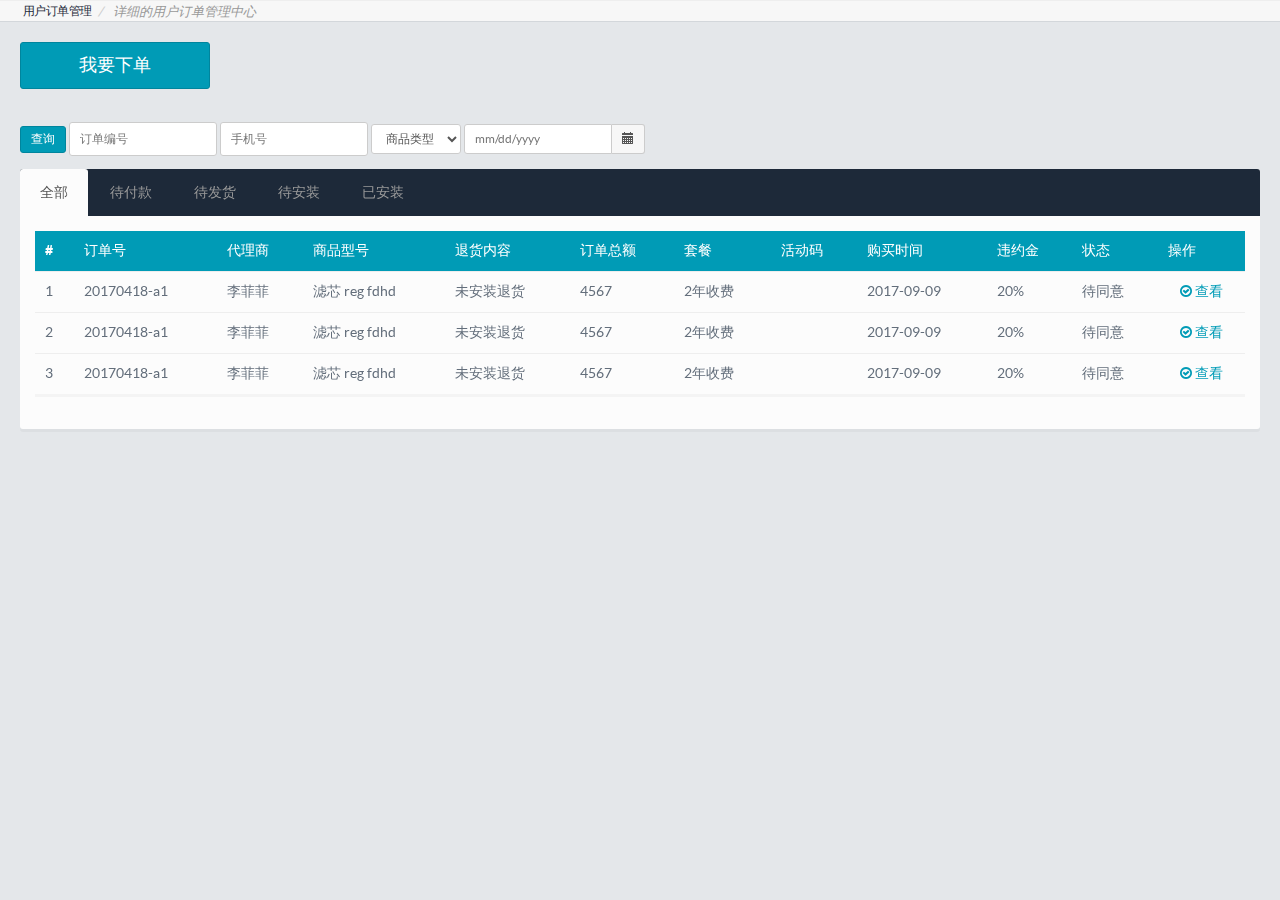
<file: view/logisticsManage.html>
<!DOCTYPE html>
<html lang="en">
<head>
    <meta charset="UTF-8">
    <meta name="renderer" content="webkit">
    <meta http-equiv="X-UA-Compatible" content="IE=edge,chrome=1"/>
    <meta name="viewport" content="width=device-width, initial-scale=1, maximum-scale=1"/>
    <meta name="apple-mobile-web-app-status-bar-style" content="black"/>
    <meta name="apple-mobile-web-app-capable" content="yes"/>
    <meta name="format-detection" content="telephone=no"/>
    <title>物流管理 - 代理商后台管理</title>
    <link rel="stylesheet" href="../assets/css/style.default.css">
    <link rel="stylesheet" href="http://resali.huobanplus.com/cdn/font-awesome/4.7.0/css/font-awesome.min.css">
    <link rel="stylesheet" href="../assets/css/custom.css">
    <!-- HTML5 shim and Respond.js IE8 support of HTML5 elements and media queries -->
    <!--[if lt IE 9]>
    <script src="http://resali.huobanplus.com/cdn/bracket/js/html5shiv.js"></script>
    <script src="http://resali.huobanplus.com/cdn/bracket/js/respond.min.js"></script>
    <![endif]-->
</head>
<body class="inner-document">
<section>
    <div class="pageheader">
        <h2><i class="fa fa-address-card-o"></i> 用户订单管理 <span>详细的用户订单管理中心</span></h2>
    </div>
    <div class="contentpanel">
        <div class="row">
            <div class="col-sm-2 mb30">
                <button type="button" class="btn btn-success btn-block btn-lg">我要下单</button>
            </div>
        </div>
        <div class="row">
            <div class="col-md-12 mb10">
                <div class="form-inline">
                    <div class="js-selectToolbar">
                        <button type="button" class="btn btn-success btn-xs js-search">查询</button>
                        <input type="search" class="form-control input-sm js-orderId" placeholder="订单编号" name="orderId" aria-controls="orderTable">
                        <input type="search" class="form-control input-sm js-searchPhone" placeholder="手机号" name="phone" aria-controls="orderTable">
                        <label>
                            <select class="form-control input-sm js-searchRank" name="agentRank">
                                <!--此项为巧妙的select placeholder效果，thymeleaf 勿删-->
                                <option value=" " disabled="" selected="" class="hidden">商品类型</option>
                                <option value="1">欧式</option>
                                <option value="2">法式</option>
                                <option value="3">中式</option>
                            </select>
                        </label>
                        <div class="input-group input-group-sm">
                            <input type="text" class="form-control hasDatepicker js-js-orderDate" placeholder="mm/dd/yyyy" id="datepicker" name="orderDate" aria-controls="orderTable">
                            <span class="input-group-addon"><i class="glyphicon glyphicon-calendar"></i></span>
                        </div>
                    </div>
                </div>
            </div>
        </div>
        <div class="row">
            <div class="col-md-12">
                <ul class="nav nav-tabs nav-dark">
                    <li class="active">
                        <a href="#allOrder" data-toggle="tab">
                            <strong>全部</strong>
                        </a>
                    </li>
                    <li>
                        <a href="#payment" data-toggle="tab">
                            <strong>待付款</strong>
                        </a>
                    </li>
                    <li>
                        <a href="#deliver" data-toggle="tab">
                            <strong>待发货</strong>
                        </a>
                    </li>
                    <li>
                        <a href="#install" data-toggle="tab">
                            <strong>待安装</strong>
                        </a>
                    </li>
                    <li>
                        <a href="#installed" data-toggle="tab">
                            <strong>已安装</strong>
                        </a>
                    </li>
                </ul>
                <div class="tab-content">
                    <div class="tab-pane active" id="allOrder">
                        <div class="table-responsive">
                            <table class="table table-hover table-success">
                                <thead>
                                <tr>
                                    <th>#</th>
                                    <th>订单号</th>
                                    <th>代理商</th>
                                    <th>商品型号</th>
                                    <th>退货内容</th>
                                    <th>订单总额</th>
                                    <th>套餐</th>
                                    <th>活动码</th>
                                    <th>购买时间</th>
                                    <th>违约金</th>
                                    <th>状态</th>
                                    <th>操作</th>
                                </tr>
                                </thead>
                                <tbody>
                                <tr>
                                    <td>1</td>
                                    <td>20170418-a1</td>
                                    <td>李菲菲</td>
                                    <td>滤芯 reg fdhd</td>
                                    <td>未安装退货</td>
                                    <td>4567</td>
                                    <td>2年收费</td>
                                    <td></td>
                                    <td>2017-09-09</td>
                                    <td>20%</td>
                                    <td>待同意</td>
                                    <td class="table-action">
                                        <a href="javascript:;"><i class="fa fa-check-circle-o" aria-hidden="true"></i>&nbsp;查看</a>
                                    </td>
                                </tr>
                                <tr>
                                    <td>2</td>
                                    <td>20170418-a1</td>
                                    <td>李菲菲</td>
                                    <td>滤芯 reg fdhd</td>
                                    <td>未安装退货</td>
                                    <td>4567</td>
                                    <td>2年收费</td>
                                    <td></td>
                                    <td>2017-09-09</td>
                                    <td>20%</td>
                                    <td>待同意</td>
                                    <td class="table-action">
                                        <a href="javascript:;"><i class="fa fa-check-circle-o" aria-hidden="true"></i>&nbsp;查看</a>
                                    </td>
                                </tr>
                                <tr>
                                    <td>3</td>
                                    <td>20170418-a1</td>
                                    <td>李菲菲</td>
                                    <td>滤芯 reg fdhd</td>
                                    <td>未安装退货</td>
                                    <td>4567</td>
                                    <td>2年收费</td>
                                    <td></td>
                                    <td>2017-09-09</td>
                                    <td>20%</td>
                                    <td>待同意</td>
                                    <td class="table-action">
                                        <a href="javascript:;"><i class="fa fa-check-circle-o" aria-hidden="true"></i>&nbsp;查看</a>
                                    </td>
                                </tr>
                                </tbody>
                            </table>
                        </div>
                    </div>
                    <div class="tab-pane" id="payment">
                        <div class="row">
                            <div class="col-sm-9">
                                <p>Lorem ipsum dolor sit amet, consectetur adipisicing elit, sed do eiusmod tempor incididunt ut labore et dolore magna aliqua...</p>
                                <button class="btn btn-primary mr5">Follow Me</button>
                                <button class="btn btn-white">Send Message</button>
                            </div>
                        </div>
                    </div>
                    <div class="tab-pane" id="deliver">
                        <p>Lorem ipsum dolor sit amet, consectetur adipisicing elit, sed do eiusmod tempor incididunt ut labore et dolore magna aliqua. Ut enim ad minim veniam, quis nostrud exercitat</p>
                        <p>At vero eos et accusamus et iusto odio dignissimos ducimus qui blanditiis praesentium voluptatum deleniti atque corrupti quos dolores et quas molestias </p>
                    </div>
                    <div class="tab-pane" id="install">
                        <p>Lorem ipsum dolor sit amet, consectetur adipisicing elit, sed do eiusmod tempor incididunt ut labore et dolore magna aliqua. Ut enim ad minim veniam, quis nostrud exercitat</p>
                        <p>At vero eos et accusamus et iusto odio dignissimos ducimus qui blanditiis praesentium voluptatum deleniti atque corrupti quos dolores et quas molestias </p>
                    </div>
                    <div class="tab-pane" id="installed">
                        <p>Lorem ipsum dolor sit amet, consectetur adipisicing elit, sed do eiusmod tempor incididunt ut labore et dolore magna aliqua. Ut enim ad minim veniam, quis nostrud exercitat</p>
                        <p>At vero eos et accusamus et iusto odio dignissimos ducimus qui blanditiis praesentium voluptatum deleniti atque corrupti quos dolores et quas molestias </p>
                    </div>
                </div>
            </div>
        </div>
    </div>
</section>
</body>
<script src="http://resali.huobanplus.com/cdn/jquery/1.12.4/jquery.min.js"></script>
<script src="http://resali.huobanplus.com/cdn/bootstrap/3.3.7/bootstrap.min.js"></script>
<script src="../assets/js/bootstrap-datepicker.min.js"></script>
<script src="../assets/locales/bootstrap-datepicker.zh-CN.min.js"></script>
<script src="../assets/js/main.js"></script>
</html>
</file>
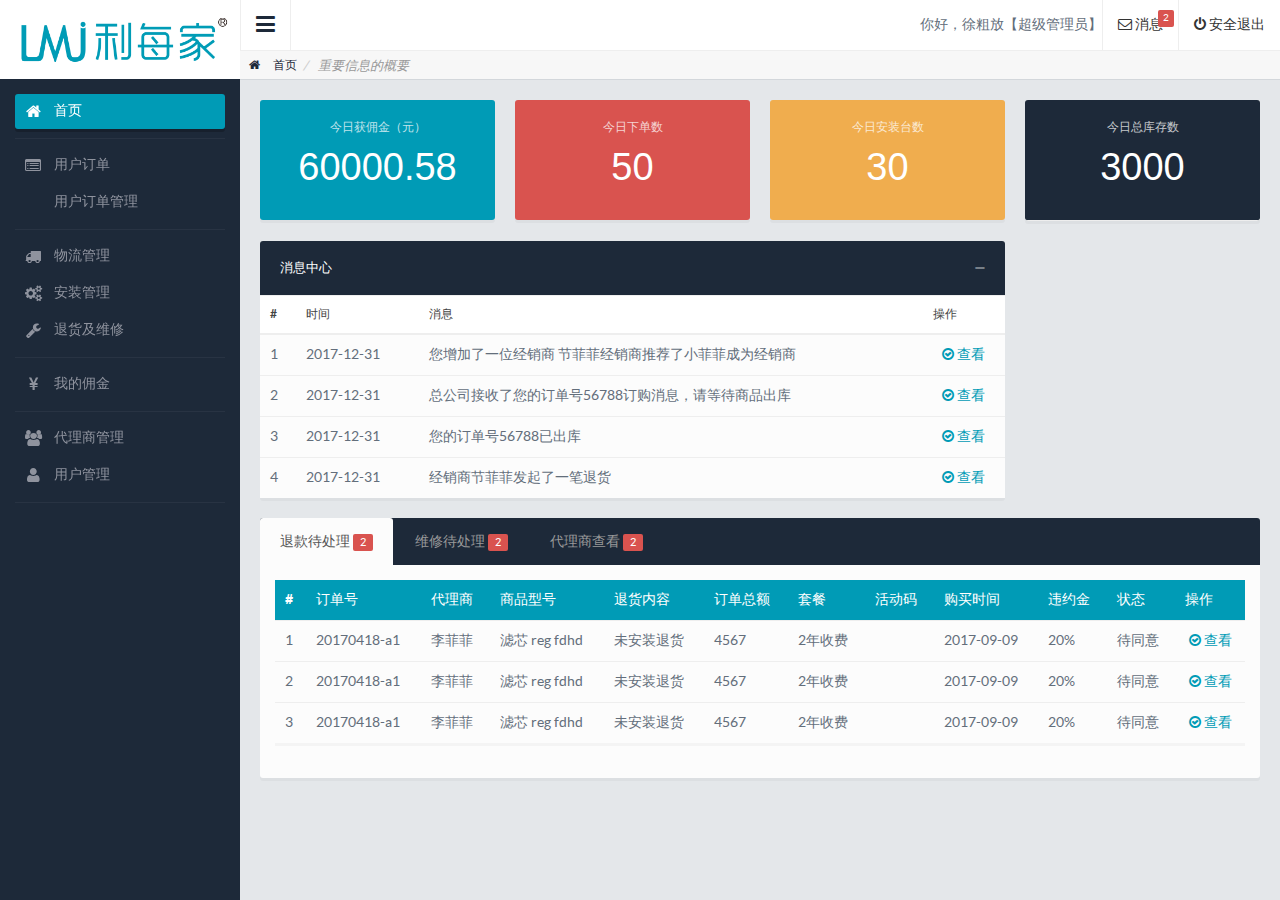
<file: view/main.html>
<!DOCTYPE html>
<html lang="en" class="main-html">
<head>
    <meta charset="UTF-8">
    <meta name="renderer" content="webkit">
    <meta http-equiv="X-UA-Compatible" content="IE=edge,chrome=1"/>
    <meta name="viewport" content="width=device-width, initial-scale=1, maximum-scale=1"/>
    <meta name="apple-mobile-web-app-status-bar-style" content="black"/>
    <meta name="apple-mobile-web-app-capable" content="yes"/>
    <meta name="format-detection" content="telephone=no"/>
    <title>代理商后台管理</title>
    <link rel="stylesheet" href="../assets/css/style.default.css">
    <link rel="stylesheet" href="http://resali.huobanplus.com/cdn/font-awesome/4.7.0/css/font-awesome.min.css">
    <link rel="stylesheet" href="../assets/css/custom.css">
    <!-- HTML5 shim and Respond.js IE8 support of HTML5 elements and media queries -->
    <!--[if lt IE 9]>
    <script src="http://resali.huobanplus.com/cdn/bracket/js/html5shiv.js"></script>
    <script src="http://resali.huobanplus.com/cdn/bracket/js/respond.min.js"></script>
    <![endif]-->
</head>
<body class="outer-document">
<section class="main-wrapper">
    <div class="leftpanel">

        <div class="logopanel">
            <h1><img class="logo" src="../assets/images/logo.png" alt="LMJ利每家"></h1>
        </div>
        <div class="leftpanelinner">
            <ul class="nav nav-pills nav-stacked nav-bracket js-navActive">
                <li class="active">
                    <a href="index.html" target="content"><i class="fa fa-home"></i> <span>首页</span></a>
                </li>
                <li class="divider"></li>
                <li>
                    <a href="userOrder.html" target="content"><i class="fa fa-list-alt"></i> <span>用户订单</span></a>
                </li>
                <li>
                    <a href="orderManage.html" target="content"><i class="fa fa-address-card-o"></i> <span>用户订单管理</span></a>
                </li>
                <li class="divider"></li>
                <li>
                    <a href="logisticsManage.html" target="content"><i class="fa fa-truck"></i> <span>物流管理</span></a>
                </li>
                <li>
                    <a href="installManage.html" target="content"><i class="fa fa-cogs"></i> <span>安装管理</span></a>
                </li>
                <li>
                    <a href="afterSale.html" target="content"><i class="fa fa-wrench"></i> <span>退货及维修</span></a>
                </li>
                <li class="divider"></li>
                <li>
                    <a href="commission.html" target="content"><i class="fa fa-rmb"></i> <span>我的佣金</span></a>
                </li>
                <li class="divider"></li>
                <li>
                    <a href="agentManage.html" target="content"><i class="fa fa-users"></i> <span>代理商管理</span></a>
                </li>
                <li>
                    <a href="userManage.html" target="content"><i class="fa fa-user"></i> <span>用户管理</span></a>
                </li>
                <li class="divider"></li>
            </ul>
        </div>
    </div>
    <div class="mainpanel">
        <div class="headerbar">
            <a class="menutoggle"><i class="fa fa-bars"></i></a>
            <div class="header-right">
                <ul class="headermenu">
                    <li class="user-info">
                        <p>你好，<span>徐粗放</span><i>【超级管理员】</i></p>
                    </li>
                    <li>
                        <div class="btn-group">
                            <button class="btn btn-default dropdown-toggle tp-icon">
                                <i class="fa fa-envelope-o"></i>&nbsp;消息
                                <span class="badge">2</span>
                            </button>
                        </div>
                    </li>
                    <li>
                        <div class="btn-group">
                            <button class="btn btn-default dropdown-toggle tp-icon">
                                <i class="fa fa-power-off"></i>&nbsp;安全退出
                            </button>
                        </div>
                    </li>
                </ul>
            </div>
        </div>
        <div id="content-main">
            <iframe id="content" name="content" width="100%" height="100%" frameborder="0" src="index.html">
            </iframe>
        </div>
    </div>
</section>
</body>
<script src="http://resali.huobanplus.com/cdn/jquery/1.12.4/jquery.min.js"></script>
<script src="../assets/js/bootstrap-datepicker.min.js"></script>
<script src="../assets/locales/bootstrap-datepicker.zh-CN.min.js"></script>
<script src="../assets/js/main.js"></script>
</html>
</file>
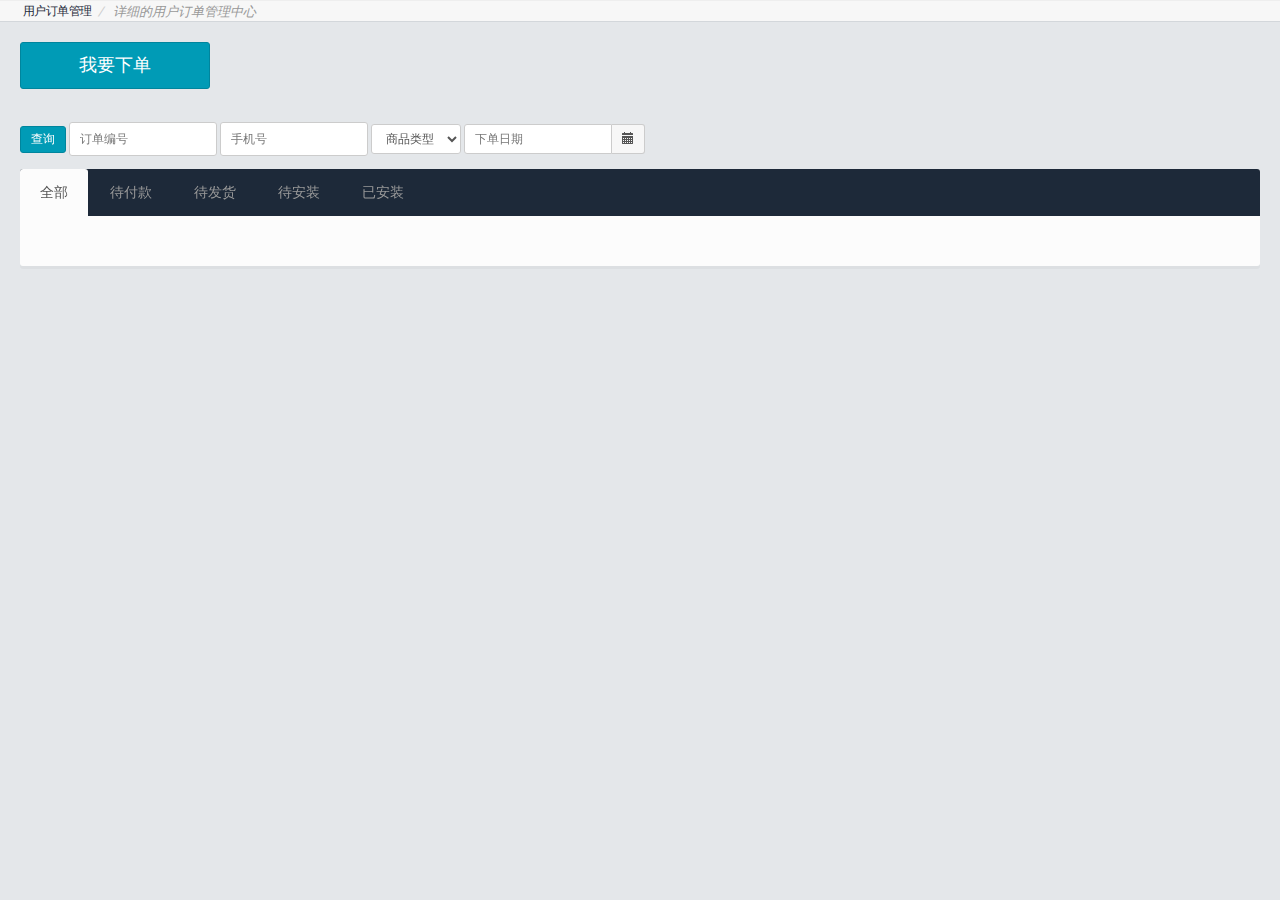
<file: view/orderManage.html>
<!DOCTYPE html>
<html lang="en">
<head>
    <meta charset="UTF-8">
    <meta name="renderer" content="webkit">
    <meta http-equiv="X-UA-Compatible" content="IE=edge,chrome=1"/>
    <meta name="viewport" content="width=device-width, initial-scale=1, maximum-scale=1"/>
    <meta name="apple-mobile-web-app-status-bar-style" content="black"/>
    <meta name="apple-mobile-web-app-capable" content="yes"/>
    <meta name="format-detection" content="telephone=no"/>
    <title>用户订单管理 - 代理商后台管理</title>
    <link rel="stylesheet" href="../assets/css/bootstrap-datepicker3.min.css">
    <link rel="stylesheet" href="../assets/css/style.default.css">
    <link rel="stylesheet" href="http://resali.huobanplus.com/cdn/font-awesome/4.7.0/css/font-awesome.min.css">
    <link rel="stylesheet" href="../assets/css/dataTables.bootstrap.min.css">
    <link rel="stylesheet" href="../assets/css/custom.css">
    <!-- HTML5 shim and Respond.js IE8 support of HTML5 elements and media queries -->
    <!--[if lt IE 9]>
    <script src="http://resali.huobanplus.com/cdn/bracket/js/html5shiv.js"></script>
    <script src="http://resali.huobanplus.com/cdn/bracket/js/respond.min.js"></script>
    <![endif]-->
</head>
<body class="inner-document">
<section>
    <div class="pageheader">
        <h2><i class="fa fa-address-card-o"></i> 用户订单管理 <span>详细的用户订单管理中心</span></h2>
    </div>
    <div class="contentpanel">
        <div class="row">
            <div class="col-sm-2 mb30">
                <button type="button" class="btn btn-success btn-block btn-lg">我要下单</button>
            </div>
        </div>
        <div class="row">
            <div class="col-md-12 mb10">
                <div class="form-inline">
                    <div class="js-selectToolbar">
                        <button type="button" class="btn btn-success btn-xs js-search">查询</button>
                        <input type="search" class="form-control input-sm js-orderId" placeholder="订单编号" name="orderId" aria-controls="orderTable">
                        <input type="search" class="form-control input-sm js-searchPhone" placeholder="手机号" name="phone" aria-controls="orderTable">
                        <label>
                            <select class="form-control input-sm js-searchRank" name="agentRank">
                                <!--此项为巧妙的select placeholder效果，thymeleaf 勿删-->
                                <option value=" " disabled="" selected="" class="hidden">商品类型</option>
                                <option value="1">欧式</option>
                                <option value="2">法式</option>
                                <option value="3">中式</option>
                            </select>
                        </label>
                        <div class="input-group input-group-sm">
                            <input type="text" class="form-control hasDatepicker js-js-orderDate" placeholder="下单日期" id="datepicker" name="orderDate" aria-controls="orderTable">
                            <span class="input-group-addon"><i class="glyphicon glyphicon-calendar"></i></span>
                        </div>
                    </div>
                </div>
            </div>
        </div>
        <div class="row">
            <div class="col-md-12">
                <ul class="nav nav-tabs nav-dark js-orderStatus">
                    <li class="active">
                        <a href="#orderDatagrid" data-toggle="tab" data-status="0">
                            <strong>全部</strong>
                        </a>
                    </li>
                    <li>
                        <a href="#orderDatagrid" data-toggle="tab" data-status="1">
                            <strong>待付款</strong>
                        </a>
                    </li>
                    <li>
                        <a href="#orderDatagrid" data-toggle="tab" data-status="2">
                            <strong>待发货</strong>
                        </a>
                    </li>
                    <li>
                        <a href="#orderDatagrid" data-toggle="tab" data-status="3">
                            <strong>待安装</strong>
                        </a>
                    </li>
                    <li>
                        <a href="#orderDatagrid" data-toggle="tab" data-status="4">
                            <strong>已安装</strong>
                        </a>
                    </li>
                </ul>
                <div class="tab-content">
                    <div class="tab-pane active" id="orderDatagrid">
                        <div class="table-responsive">
                            <table id="orderTable" class="table table-hover table-success" cellspacing="0" width="100%"></table>
                        </div>
                    </div>
                </div>
            </div>
        </div>
    </div>
</section>
</body>
<script src="http://resali.huobanplus.com/cdn/jquery/1.12.4/jquery.min.js"></script>
<script src="http://resali.huobanplus.com/cdn/bootstrap/3.3.7/bootstrap.min.js"></script>
<script src="../assets/js/bootstrap-datepicker.min.js"></script>
<script src="../assets/locales/bootstrap-datepicker.zh-CN.min.js"></script>
<script src="../assets/js/jquery.dataTables.min.js"></script>
<script src="../assets/js/dataTables.bootstrap.min.js"></script>
<script src="../assets/js/dataTables.zh-CN.js"></script>
<script src="../assets/js/orderMangae.js"></script>
<script src="../assets/js/main.js"></script>
</html>
</file>
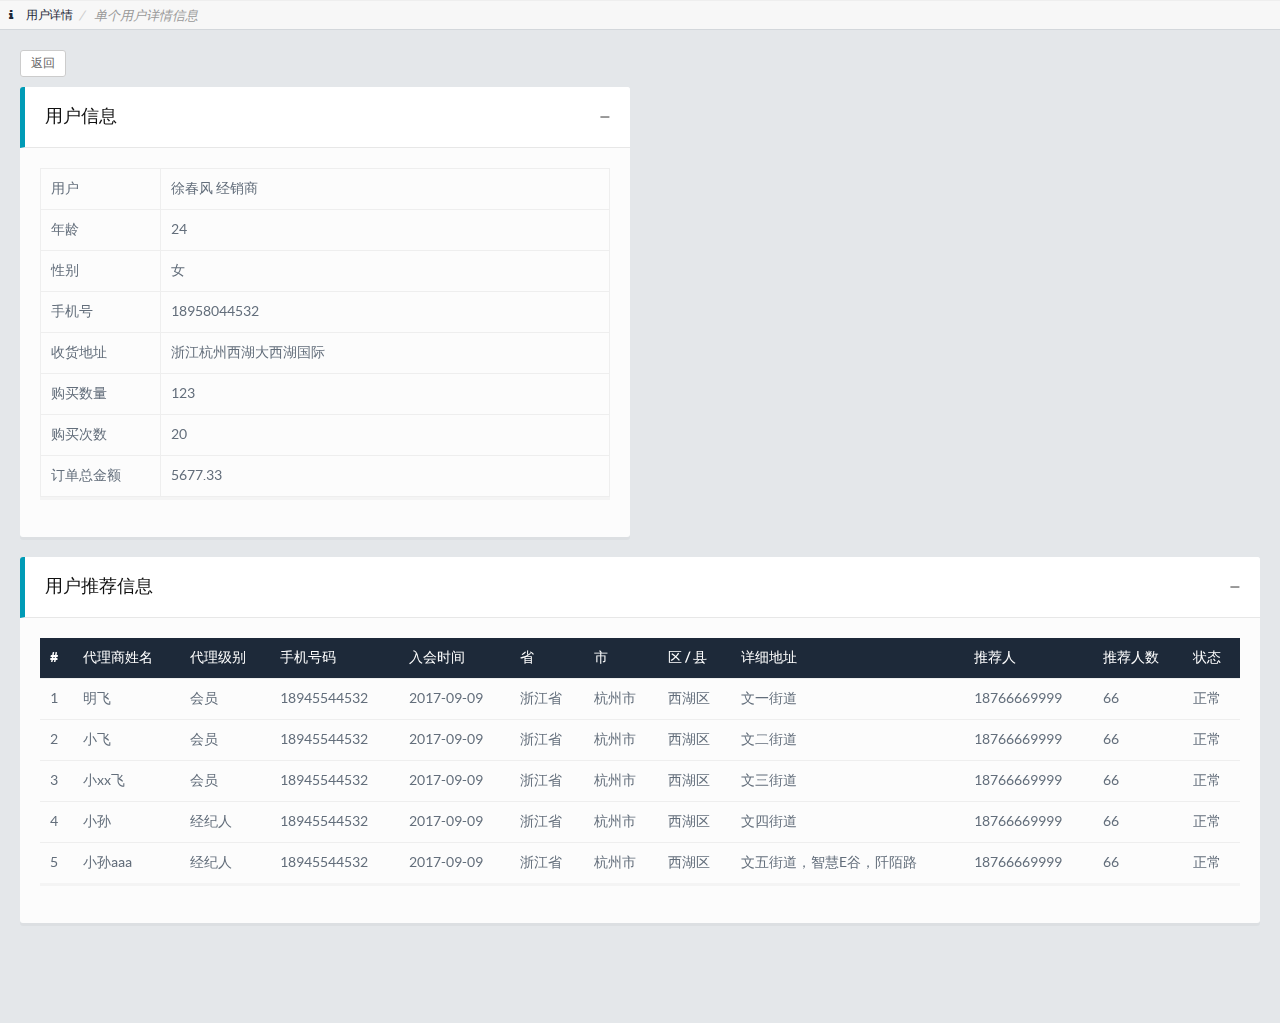
<file: view/userDetail.html>
<!DOCTYPE html>
<html lang="en">
<head>
    <meta charset="UTF-8">
    <meta name="renderer" content="webkit">
    <meta http-equiv="X-UA-Compatible" content="IE=edge,chrome=1"/>
    <meta name="viewport" content="width=device-width, initial-scale=1, maximum-scale=1"/>
    <meta name="apple-mobile-web-app-status-bar-style" content="black"/>
    <meta name="apple-mobile-web-app-capable" content="yes"/>
    <meta name="format-detection" content="telephone=no"/>
    <title>用户详情 - 代理商后台管理</title>
    <link rel="stylesheet" href="http://resali.huobanplus.com/cdn/bootstrap/3.3.7/css/bootstrap.min.css">
    <link rel="stylesheet" href="../assets/css/style.default.css">
    <link rel="stylesheet" href="http://resali.huobanplus.com/cdn/font-awesome/4.7.0/css/font-awesome.min.css">
    <link rel="stylesheet" href="../assets/css/dataTables.bootstrap.min.css">
    <link rel="stylesheet" href="../assets/css/custom.css">
    <!-- HTML5 shim and Respond.js IE8 support of HTML5 elements and media queries -->
    <!--[if lt IE 9]>
    <script src="http://resali.huobanplus.com/cdn/bracket/js/html5shiv.js"></script>
    <script src="http://resali.huobanplus.com/cdn/bracket/js/respond.min.js"></script>
    <![endif]-->
</head>
<body class="inner-document">
<section>
    <div class="pageheader">
        <h2><i class="fa fa-info"></i> 用户详情 <span>单个用户详情信息</span></h2>
    </div>
    <div class="contentpanel">
        <div class="row">
            <div class="col-sm-12">
                <button type="button" class="btn btn-white btn-xs mb10 js-goBack">返回</button>
            </div>
        </div>
        <div class="row">
            <div class="col-sm-6">
                <div class="panel panel-default">
                    <div class="panel-heading quote quote-success">
                        <div class="panel-btns">
                            <a href="javascript:;" class="minimize">−</a>
                        </div>
                        <h3 class="panel-title">用户信息</h3>
                    </div>
                    <div class="panel-body">
                        <div class="table-responsive">
                            <table class="table table-hover table-bordered">
                                <tbody>
                                <tr>
                                    <td width="120px">用户</td>
                                    <td>徐春风 经销商</td>
                                </tr>
                                <tr>
                                    <td>年龄</td>
                                    <td>24</td>
                                </tr>
                                <tr>
                                    <td>性别</td>
                                    <td>女</td>
                                </tr>
                                <tr>
                                    <td>手机号</td>
                                    <td>18958044532</td>
                                </tr>
                                <tr>
                                    <td>收货地址</td>
                                    <td>浙江杭州西湖大西湖国际</td>
                                </tr>
                                <tr>
                                    <td>购买数量</td>
                                    <td>123</td>
                                </tr>
                                <tr>
                                    <td>购买次数</td>
                                    <td>20</td>
                                </tr>
                                <tr>
                                    <td>订单总金额</td>
                                    <td>5677.33</td>
                                </tr>
                                </tbody>
                            </table>
                        </div>
                    </div>
                </div>
            </div>
        </div>
        <div class="row">
            <div class="col-sm-12">
                <div class="panel panel-default">
                    <div class="panel-heading quote quote-success">
                        <div class="panel-btns">
                            <a href="javascript:;" class="minimize">−</a>
                        </div>
                        <h3 class="panel-title">用户推荐信息</h3>
                    </div>
                    <div class="panel-body">
                        <div class="table-responsive">
                            <table class="table table-hover table-dark">
                                <thead>
                                <tr>
                                    <th>#</th>
                                    <th>代理商姓名</th>
                                    <th>代理级别</th>
                                    <th>手机号码</th>
                                    <th>入会时间</th>
                                    <th>省</th>
                                    <th>市</th>
                                    <th>区 / 县</th>
                                    <th>详细地址</th>
                                    <th>推荐人</th>
                                    <th>推荐人数</th>
                                    <th>状态</th>
                                </tr>
                                </thead>
                                <tbody>
                                <tr>
                                    <td>1</td>
                                    <td>明飞</td>
                                    <td>会员</td>
                                    <td>18945544532</td>
                                    <td>2017-09-09</td>
                                    <td>浙江省</td>
                                    <td>杭州市</td>
                                    <td>西湖区</td>
                                    <td>文一街道</td>
                                    <td>18766669999</td>
                                    <td>66</td>
                                    <td>正常</td>
                                </tr>
                                <tr>
                                    <td>2</td>
                                    <td>小飞</td>
                                    <td>会员</td>
                                    <td>18945544532</td>
                                    <td>2017-09-09</td>
                                    <td>浙江省</td>
                                    <td>杭州市</td>
                                    <td>西湖区</td>
                                    <td>文二街道</td>
                                    <td>18766669999</td>
                                    <td>66</td>
                                    <td>正常</td>
                                </tr>
                                <tr>
                                    <td>3</td>
                                    <td>小xx飞</td>
                                    <td>会员</td>
                                    <td>18945544532</td>
                                    <td>2017-09-09</td>
                                    <td>浙江省</td>
                                    <td>杭州市</td>
                                    <td>西湖区</td>
                                    <td>文三街道</td>
                                    <td>18766669999</td>
                                    <td>66</td>
                                    <td>正常</td>
                                </tr>
                                <tr>
                                    <td>4</td>
                                    <td>小孙</td>
                                    <td>经纪人</td>
                                    <td>18945544532</td>
                                    <td>2017-09-09</td>
                                    <td>浙江省</td>
                                    <td>杭州市</td>
                                    <td>西湖区</td>
                                    <td>文四街道</td>
                                    <td>18766669999</td>
                                    <td>66</td>
                                    <td>正常</td>
                                </tr>
                                <tr>
                                    <td>5</td>
                                    <td>小孙aaa</td>
                                    <td>经纪人</td>
                                    <td>18945544532</td>
                                    <td>2017-09-09</td>
                                    <td>浙江省</td>
                                    <td>杭州市</td>
                                    <td>西湖区</td>
                                    <td>文五街道，智慧E谷，阡陌路</td>
                                    <td>18766669999</td>
                                    <td>66</td>
                                    <td>正常</td>
                                </tr>
                                </tbody>
                            </table>
                        </div>
                    </div>
                </div>
            </div>
        </div>
    </div>
</section>
</body>
<script src="http://resali.huobanplus.com/cdn/jquery/1.12.4/jquery.min.js"></script>
<script src="../assets/js/main.js"></script>
</html>
</file>
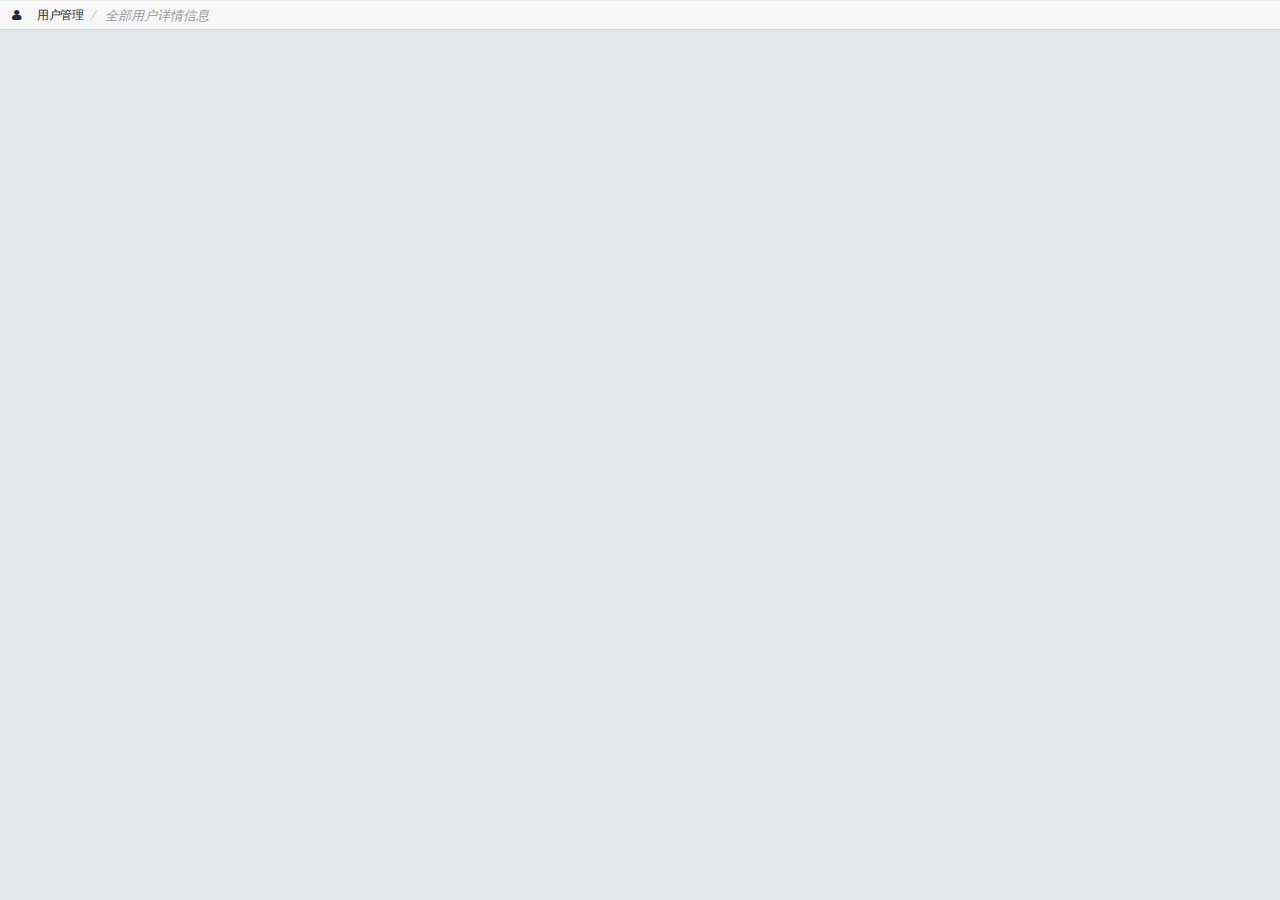
<file: view/userManage.html>
<!DOCTYPE html>
<html lang="en">
<head>
    <meta charset="UTF-8">
    <meta name="renderer" content="webkit">
    <meta http-equiv="X-UA-Compatible" content="IE=edge,chrome=1"/>
    <meta name="viewport" content="width=device-width, initial-scale=1, maximum-scale=1"/>
    <meta name="apple-mobile-web-app-status-bar-style" content="black"/>
    <meta name="apple-mobile-web-app-capable" content="yes"/>
    <meta name="format-detection" content="telephone=no"/>
    <title>用户管理 - 代理商后台管理</title>
    <link rel="stylesheet" href="http://resali.huobanplus.com/cdn/bootstrap/3.3.7/css/bootstrap.min.css">
    <link rel="stylesheet" href="../assets/css/style.default.css">
    <link rel="stylesheet" href="http://resali.huobanplus.com/cdn/font-awesome/4.7.0/css/font-awesome.min.css">
    <link rel="stylesheet" href="../assets/css/dataTables.bootstrap.min.css">
    <link rel="stylesheet" href="../assets/css/custom.css">
    <!-- HTML5 shim and Respond.js IE8 support of HTML5 elements and media queries -->
    <!--[if lt IE 9]>
    <script src="http://resali.huobanplus.com/cdn/bracket/js/html5shiv.js"></script>
    <script src="http://resali.huobanplus.com/cdn/bracket/js/respond.min.js"></script>
    <![endif]-->
</head>
<body class="inner-document">
<section>
    <div class="pageheader">
        <h2><i class="fa fa-user"></i> 用户管理 <span>全部用户详情信息</span></h2>
    </div>
    <div class="contentpanel">
        <div class="row">
            <div class="table-responsive">
                <table id="usersTable" class="table table-hover table-success" cellspacing="0" width="100%"></table>
            </div>
        </div>
    </div>
</section>
</body>
<script type="text/template" id="selectToolbar">
    <button type="button" class="btn btn-success btn-xs js-search">查询</button>
    <input type="search" class="form-control input-sm js-searchName" placeholder="用户名称" name="userName" aria-controls="agentTable">
    <input type="search" class="form-control input-sm js-searchPhone" placeholder="用户手机号" name="userPhone" aria-controls="agentTable">
    <label>
        <select class="form-control input-sm js-searchRank" name="userRank">
            <!--此项为巧妙的select placeholder效果，thymeleaf 勿删-->
            <option value=" " disabled selected class="hidden">级别</option>
            <option value="1">会员</option>
            <option value="2">经纪人</option>
            <option value="3">经销商</option>
        </select>
    </label>
</script>
<script src="http://resali.huobanplus.com/cdn/jquery/1.12.4/jquery.min.js"></script>
<script src="http://resali.huobanplus.com/cdn/bootstrap/3.3.7/bootstrap.min.js"></script>
<!--<script src="http://resali.huobanplus.com/cdn/layer/3.0.3/layer.js"></script>-->
<script src="../assets/js/jquery.dataTables.min.js"></script>
<script src="../assets/js/dataTables.bootstrap.min.js"></script>
<script src="../assets/js/dataTables.zh-CN.js"></script>
<script src="../assets/js/userManage.js"></script>
</html>
</file>
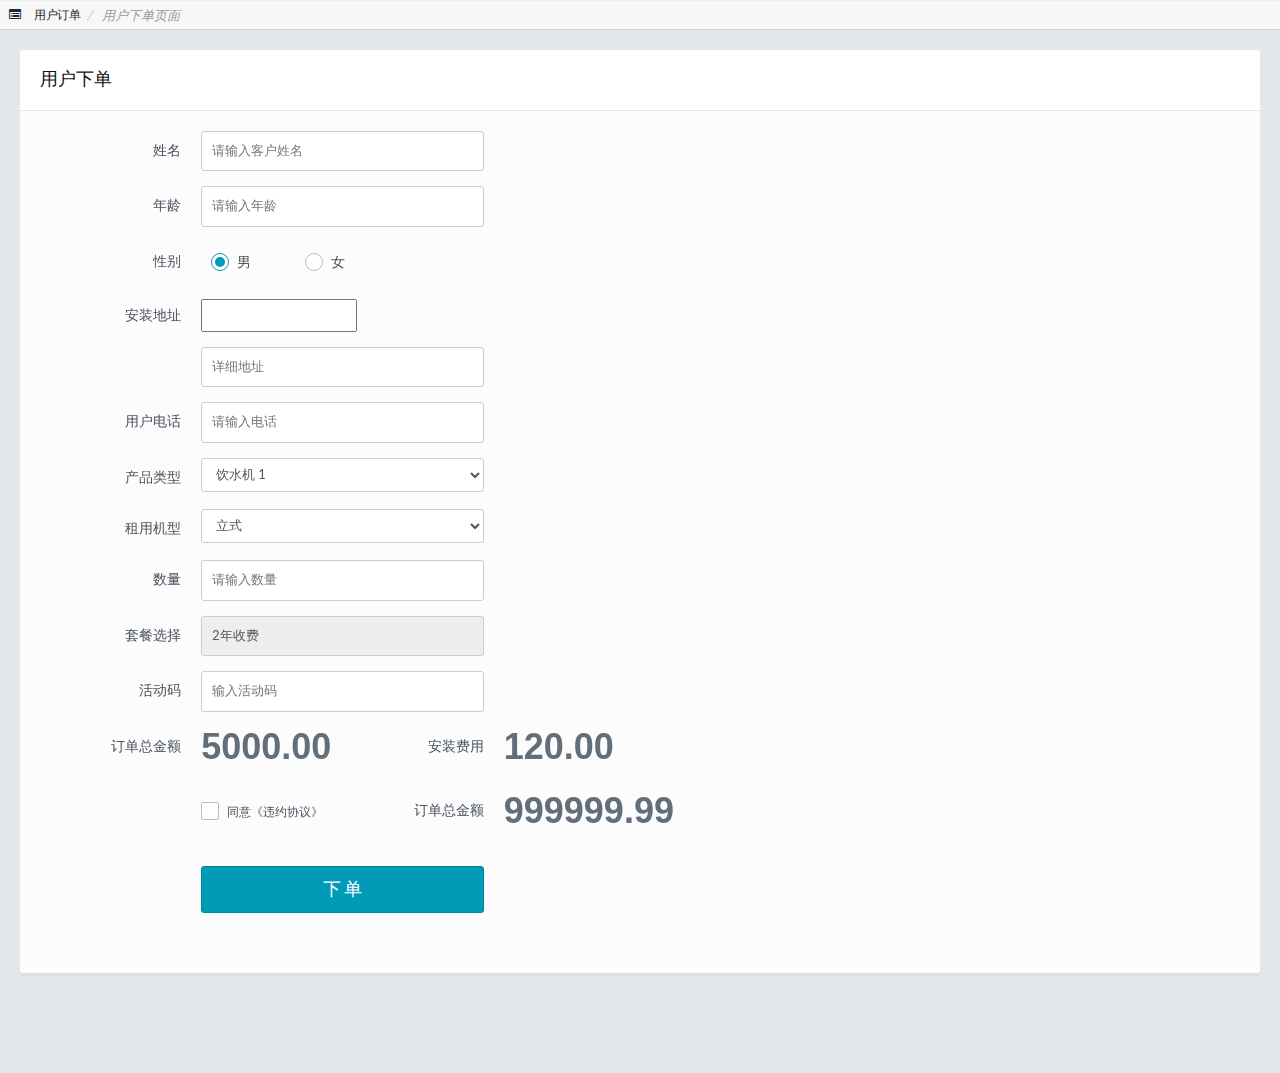
<file: view/userOrder.html>
<!DOCTYPE html>
<html lang="en">
<head>
    <meta charset="UTF-8">
    <meta name="renderer" content="webkit">
    <meta http-equiv="X-UA-Compatible" content="IE=edge,chrome=1"/>
    <meta name="viewport" content="width=device-width, initial-scale=1, maximum-scale=1"/>
    <meta name="apple-mobile-web-app-status-bar-style" content="black"/>
    <meta name="apple-mobile-web-app-capable" content="yes"/>
    <meta name="format-detection" content="telephone=no"/>
    <title>用户订单 - 代理商后台管理</title>
    <link rel="stylesheet" href="../assets/css/style.default.css">
    <link rel="stylesheet" href="http://resali.huobanplus.com/cdn/font-awesome/4.7.0/css/font-awesome.min.css">
    <link rel="stylesheet" href="../assets/css/city-picker.css">
    <link rel="stylesheet" href="../assets/css/custom.css">
    <!-- HTML5 shim and Respond.js IE8 support of HTML5 elements and media queries -->
    <!--[if lt IE 9]>
    <script src="http://resali.huobanplus.com/cdn/bracket/js/html5shiv.js"></script>
    <script src="http://resali.huobanplus.com/cdn/bracket/js/respond.min.js"></script>
    <![endif]-->
</head>
<body class="inner-document">
<section>
    <div class="pageheader">
        <h2><i class="fa fa-list-alt"></i> 用户订单 <span>用户下单页面</span></h2>
    </div>
    <div class="contentpanel">
        <div class="row">
            <div class="col-sm-12">
                <div class="panel panel-default">
                    <div class="panel-heading">
                        <h3 class="panel-title">用户下单</h3>
                    </div>
                    <div class="panel-body">
                        <div class="container-fluid">
                            <div class="row">
                                <div class="col-sm-7 col-lg-6">
                                    <form class="form-horizontal mb40">
                                        <div class="form-group">
                                            <label class="col-sm-3 control-label">姓名</label>
                                            <div class="col-sm-6">
                                                <input type="text" placeholder="请输入客户姓名" class="form-control">
                                            </div>
                                        </div>
                                        <div class="form-group">
                                            <label class="col-sm-3 control-label">年龄</label>
                                            <div class="col-sm-6">
                                                <input type="number" min="1" placeholder="请输入年龄" class="form-control">
                                            </div>
                                        </div>
                                        <div class="form-group">
                                            <label class="col-sm-3 control-label">性别</label>
                                            <div class="col-sm-6 control-label">
                                                <div class="col-sm-4">
                                                    <div class="rdio rdio-success">
                                                        <input type="radio" name="radio" value="0" id="sexMan" checked>
                                                        <label for="sexMan">男</label>
                                                    </div>
                                                </div>
                                                <div class="col-sm-4">
                                                    <div class="rdio rdio-success">
                                                        <input type="radio" name="radio" value="1" id="sexFemale">
                                                        <label for="sexFemale">女</label>
                                                    </div>
                                                </div>
                                            </div>
                                        </div>
                                        <div class="form-group">
                                            <label class="col-sm-3 control-label">安装地址</label>
                                            <div class="col-sm-6">
                                                <div data-toggle="city-picker">
                                                    <input class="control-label" readonly type="text" data-toggle="city-picker" >
                                                </div>
                                            </div>
                                        </div>
                                        <div class="form-group">
                                            <div class="col-sm-6 col-sm-offset-3">
                                                <input type="text" placeholder="详细地址" class="form-control">
                                            </div>
                                        </div>
                                        <div class="form-group">
                                            <label class="col-sm-3 control-label">用户电话</label>
                                            <div class="col-sm-6">
                                                <input type="tel" placeholder="请输入电话" class="form-control">
                                            </div>
                                        </div>
                                        <div class="form-group">
                                            <label class="col-sm-3 control-label">产品类型</label>
                                            <div class="col-sm-6">
                                                <select class="form-control">
                                                    <option value="1">饮水机 1</option>
                                                    <option value="2">饮水机 2</option>
                                                    <option value="3">饮水机 3</option>
                                                </select>
                                            </div>
                                        </div>
                                        <div class="form-group">
                                            <label class="col-sm-3 control-label">租用机型</label>
                                            <div class="col-sm-6">
                                                <select class="form-control">
                                                    <option value="1">立式</option>
                                                    <option value="2">欧式</option>
                                                    <option value="3">法式</option>
                                                </select>
                                            </div>
                                        </div>
                                        <div class="form-group">
                                            <label class="col-sm-3 control-label">数量</label>
                                            <div class="col-sm-6">
                                                <input type="number" min="1" placeholder="请输入数量" class="form-control">
                                            </div>
                                        </div>
                                        <div class="form-group">
                                            <label class="col-sm-3 control-label">套餐选择</label>
                                            <div class="col-sm-6">
                                                <input type="text" min="1" value="2年收费" readonly disabled class="form-control">
                                            </div>
                                        </div>
                                        <div class="form-group">
                                            <label class="col-sm-3 control-label">活动码</label>
                                            <div class="col-sm-6">
                                                <input type="text" placeholder="输入活动码" class="form-control">
                                            </div>
                                        </div>
                                        <div class="form-group">
                                            <label class="col-sm-3 control-label">订单总金额</label>
                                            <div class="col-sm-3">
                                                <h1 class="total">5000.00</h1>
                                            </div>
                                            <label class="col-sm-3 control-label">安装费用</label>
                                            <div class="col-sm-3">
                                                <h1 class="total">120.00</h1>
                                            </div>
                                        </div>
                                        <div class="form-group">
                                            <div class="col-sm-3 col-sm-offset-3 control-label">
                                                <div class="ckbox ckbox-success">
                                                    <input type="checkbox" id="agreement">
                                                    <label for="agreement">同意《违约协议》</label>
                                                </div>
                                            </div>
                                            <label class="col-sm-3 control-label">订单总金额</label>
                                            <div class="col-sm-3">
                                                <h1 class="total">999999.99</h1>
                                            </div>
                                        </div>
                                        <div class="form-group">
                                            <div class="col-sm-6 col-sm-offset-3 control-label">
                                                <button type="button" class="btn btn-success btn-block btn-lg">下&nbsp;单</button>
                                            </div>
                                        </div>
                                    </form>
                                </div>
                            </div>
                        </div>
                    </div>
                </div>
            </div>
        </div>
    </div>
</section>
</body>
<script src="http://resali.huobanplus.com/cdn/jquery/1.12.4/jquery.min.js"></script>
<script src="../assets/js/city-picker.data.min.js"></script>
<script src="../assets/js/city-picker.min.js"></script>
</html>
</file>
<file: assets/css/style.default.css>
﻿/*
 *  Created: @themepixels
 *  Website: http://themepixels.com/
 * 
 *  ---------------------------------------
 *  ---------- TABLE OF CONTENTS ----------
 *  ---------------------------------------
 *  
 *  1.  FILE IMPORTS
 *  2.  RESET STYLES
 *  3.  HEADER PANEL
 *          3.1     HEADER LEFT
 *          3.2     HEADER RIGHT
 *  4.  LEFT PANEL
 *          4.1     NAVIGATION STYLES
 *          4.2     INFO SUMMARY
 *  5.  MAIN PANEL
 *          5.1     DASHBOARD
 *  6.  FORM STYLES
 *          6.1     FORM WIZARD STYLES
 *  7.  UI ELEMENTS
 *  8.  EMAIL
 *  9.  TABLES
 *  10. PAGES
 *          10.1    CALENDAR
 *          10.2    MEDIA MANAGER
 *          10.3    PROFILE
 *          10.4    BLOG LIST
 *          10.5    BLOG SINGLE
 *          10.6    PEOPLE DIRECTORY
 *          10.7    NOT FOUND PAGE
 *          10.8    SEARCH RESULTS
 *          10.9    INVOICE
 *          10.10   TIMELINE
 *          10.11   LOCKED SCREEN
 *          10.12   SIGN IN
 *          10.13   SIGN UP
 *  11. LEFT PANEL COLLAPSED
 *  12. RIGHT PANEL STYLES
 *  13. HORIZONTAL MENU
 *  14. FIXED WIDTH
 *  15. MODALS
 *  16. BUG TRACKER
 *  17. ADDITIONAL STYLES
 *          17.1    DROPDOWN
 *          17.2    ICON
 *          17.3    TIME PICKER
 *          17.4    COLOR PICKER
 *          17.5    STICKY HEADER
 *          17.6    CUSTOM STYLES
 *  18. MEDIA QUERIES
 *  
 */





/********** 1. FILE IMPORTS **********/
/*************************************/

@import url('bootstrap.min.css');
@import url('bootstrap-override.css');
@import url('weather-icons.min.css');
@import url('jquery-ui-1.10.3.css');
@import url('font-awesome.min.css');
@import url('animate.min.css');
@import url('animate.delay.css');
@import url('toggles.css');
@import url('select2.css');
@import url('lato.css');
@import url('roboto.css');


/********** 2. RESET STYLES **********/
/*************************************/

body {
    background: #1d2939;
    font-family: 'LatoRegular', 'Lucida Grande', 'Lucida Sans Unicode', Helvetica, sans-serif !important;
    line-height: 21px;
    color: #636e7b;
}

body.notfound,
body.signin {
    background: #e4e7ea;
}

input,select,textarea {
    font-family: 'LatoRegular', 'Lucida Grande', 'Lucida Sans Unicode', Helvetica, sans-serif !important;
    color: #636e7b;
}

a:focus, a:active { outline: none; }

h1,h2,h3,h4,h5 {
    font-family: 'LatoRegular', 'Lucida Grande', 'Lucida Sans Unicode', Helvetica, sans-serif;
}

strong {
    font-family: 'LatoBold';
    font-weight: normal;
}

/* preloader */
#preloader {
    position: fixed;
    top: 0;
    left: 0;
    width: 100%;
    height: 100%;
    background-color: #e4e7ea; 
    z-index: 10000; 
}

#status {
    width: 30px;
    height: 30px;
    position: absolute;
    left: 50%; 
    top: 50%;
    margin: -15px 0 0 -15px;
    font-size: 32px;
}



/********** 3. HEADER PANEL **********/
/*************************************/


.headerbar {
    border-left: 1px solid #eee;
    background: #fff;
}

.headerbar::after {
    clear: both;
    display: block;
    content: '';
}


/***** 3.1 HEADER LEFT *****/

.menutoggle {
    float: left;
    width: 50px;
    height: 50px;
    font-size: 22px;
    cursor: pointer;
    float: left;
    color: #1d2939;
    border-right: 1px solid #eee;
    -moz-transition: all 0.2s ease-out 0s;
    -webkit-transition: all 0.2s ease-out 0s;
    transition: all 0.2s ease-out 0s;
}

.menutoggle:hover {
    color: #1d2939;
    background-color: #f7f7f7;
}

.menutoggle .fa,
.menutoggle .glyphicon {
    margin: 14px 0 0 15px;
}

.searchform input {
    width: 250px;
    background: #fff url(../images/icon-search.png) no-repeat 95% center;
    float: left;
    padding: 18px 20px;
    border: 0;
    border-right: 1px solid #eee;
    -moz-border-radius: 0;
    -webkit-border-radius: 0;
    border-radius: 0;
    height: 50px;
    font-size: 14px;
}

.searchform input:focus {
    -moz-box-shadow: none;
    -webkit-box-shadow: none;
    box-shadow: none;
    border-color: #ddd;
}

.searchform-left {
    margin-top: 10px;
    margin-bottom: 20px;
}

.searchform-left .form-control {
    border: 0;
    background: #131b26;
}

.header-left {
    float: left;
}



/***** 3.2 HEADER RIGHT *****/

.header-right {
    float: right;
}

.headermenu {
    list-style: none;
    margin: 0;
    padding: 0;
}

.headermenu:after {
    clear: both;
    display: block;
    content: '';
}

.headermenu > li {
    display: inline-block;
    float: left;
    border-left: 1px solid #eee;
    position: relative;
}

.headermenu .dropdown-toggle {
    padding: 12px 10px;
    border-color: #fff;
    background: #fff;
    -moz-border-radius: 0;
    -webkit-border-radius: 0;
    border-radius: 0;
    border: 0;
}

.headermenu .dropdown-toggle:hover,
.headermenu .dropdown-toggle:focus,
.headermenu .dropdown-toggle:active,
.headermenu .dropdown-toggle.active,
.headermenu .open .dropdown-toggle.dropdown-toggle {
    background: #f9f9f9;
    color: #333;
    -moz-box-shadow: none;
    -webkit-box-shadow: none;
    box-shadow: none;
}

.headermenu .dropdown-toggle img {
    vertical-align: middle;
    margin-right: 5px;
    width: 26px;
    -moz-border-radius: 50px;
    -webkit-border-radius: 50px;
    border-radius: 50px;
}

.headermenu .dropdown-toggle .caret {
    margin-left: 5px;
}

.headermenu .dropdown-menu {
    border: 0;
    margin-top: 0px;
    margin-right: -1px;
    -moz-border-radius: 2px 0 2px 2px;
    -webkit-border-radius: 2px 0 2px 2px;
    border-radius: 2px 0 2px 2px;
    -moz-box-shadow: 3px 3px 0 rgba(12,12,12,0.05);
    -webkit-box-shadow: 3px 3px 0 rgba(12,12,12,0.05);
    box-shadow: 3px 3px 0 rgba(12,12,12,0.05);
    padding: 5px;
}

.headermenu .dropdown-menu:after {
    border-bottom: 6px solid #1d2939;
    border-left: 6px solid transparent;
    border-right: 6px solid transparent;
    content: "";
    display: inline-block;
    right: 17px;
    position: absolute;
    top: -6px;
}

.headermenu .dropdown-grid .grid-list {
    padding: 20px;
}

.headermenu .dropdown-menu li {
    display: block;
    margin: 0;
    float: none;
    background: none;
    padding: 15px 5px;
}

.headermenu .dropdown-menu-usermenu li {
    padding: 0;
}

.headermenu .dropdown-menu-usermenu:after {
    right: 95px;
}

.headermenu .dropdown-menu li a {
    color: #94989d;
    font-size: 13px;
    padding: 7px 10px;
    -moz-border-radius: 2px;
    -webkit-border-radius: 2px;
    border-radius: 2px;
    -moz-transition: all 0.2s ease-out 0s;
    -webkit-transition: all 0.2s ease-out 0s;
    transition: all 0.2s ease-out 0s;
}

.headermenu .dropdown-menu li a:hover {
    background: #1caf9a;
    color: #fff;
}

.headermenu .dropdown-menu li i {
    font-size: 11px;
    margin-right: 5px;
}

.headermenu .dropdown-menu-head {
    padding: 0;
    min-width: 300px;
}

.headermenu .tp-icon {
    padding: 12px 15px;
    height: 50px;
    font-size: 16px;
    background: #fff;
    color: #333;
    border-color: #fff;
    -moz-transition: all 0.2s ease-out 0s;
    -webkit-transition: all 0.2s ease-out 0s;
    transition: all 0.2s ease-out 0s;
}

.headermenu .tp-icon + .dropdown-menu:after {
    right: 17px;
}

.headermenu .chat-icon {
    border-right: 0;
}

.headermenu .dropdown-menu-usermenu {
    background: #1d2939;
    min-width: 200px;
}

.headermenu .dropdown-menu-head ul {
    border: 1px solid #ddd;
    border-top: 0;
    padding: 0 10px;
}

.headermenu .dropdown-menu-head li a {
    color: #333;
    padding: 0;
    opacity: 1;
}

.headermenu .dropdown-menu-head li a:hover {
    background: none;
    color: #428BCA;
    text-decoration: none;
}

.headermenu .btn-group {
    margin-bottom: 0;
}

.dropdown-list li {
    padding: 15px;
    overflow: hidden;
    border-bottom: 1px solid #eee;
}

.dropdown-list li:last-child {
    border-bottom: 0;
}

.dropdown-list .thumb {
    width: 36px;
    float: left;
}

.dropdown-list .thumb img {
    width: 100%;
    display: block;
    vertical-align: middle;
}

.dropdown-list .desc {
    margin-left: 45px;
    display: block;
}

.dropdown-list .desc h5 {
    font-size: 13px;
    margin-top: 7px;
}

.dropdown-list li:last-child {
    padding: 7px 5px;
}

.dropdown-list li .badge {
    float: right;
}

.user-list {
    width: 300px;
}

.gen-list li a {
    display: block;
}

.gen-list li a:hover {
    color: #333 !important;
    text-decoration: none;
}

.gen-list li .name {
    font-size: 13px;
    font-family: 'LatoBold','Lucida Grande', 'Lucida Sans Unicode', Helvetica, sans-serif;
    line-height: 21px;
    display: block;
}

.gen-list li .msg {
    font-size: 11px;
    line-height: normal;
    color: #999;
    display: block;
}




/********** 4. LEFT PANEL **********/
/***********************************/

.leftpanel {
    width: 240px;
    position: absolute;
    top: 0;
    left: 0;
    z-index: 100;
}

.sticky-leftpanel {
    position: fixed;
    height: 100%;
    overflow-y: auto;
}

.logopanel {
    padding: 10px;
    background: #fff;
}

.logopanel h1 {
    font-size: 30px;
    font-family: 'LatoBold', 'Lucida Grande', 'Lucida Sans Unicode', Helvetica, sans-serif;
    letter-spacing: -1.5px;
    color: #1d2939;
    line-height: 30px;
    margin: 0;
}

.logopanel h1 span {
    color: #1caf9a;
}

.leftpanelinner {
    padding: 5px 15px;
}

.leftpanel .searchform {
    display: none;
}

.leftpanel .searchform::after {
    content: '';
    display: block;
    clear: both;
}

.leftpanel .searchform input {
    padding: 10px;
    height: auto;
    width: 100%;
    margin: 5px 0 20px 0;
    -moz-border-radius: 2px;
    -webkit-border-radius: 2px;
    border-radius: 2px;
}

.leftpanel .userlogged {
    margin: 0;
    padding: 0;
    padding-bottom: 15px;
    margin-bottom: 15px;
    border-bottom: 1px solid rgba(255,255,255,0.1);
    display: none;
}

.leftpanel .userlogged .media-object {
    width: 40px;
    -moz-border-radius: 100px;
    -webkit-border-radius: 100px;
    border-radius: 100px;
    float: left;
    border: 2px solid #1CAF9A;
    padding: 2px;
    margin-left: 2px;
}

.leftpanel .userlogged .media-body {
    margin-left: 50px;
    color: #ccc;
}

.leftpanel .userlogged .media-body h4 {
    font-size: 15px;
    margin: 0;
}

.leftpanel .userlogged .media-body span {
    font-style: italic;
    font-size: 11px;
    opacity: 0.5;
}



/***** 4.1 NAVIGATION STYLES *****/


.sidebartitle {
    font-size: 11px;
    text-transform: uppercase;
    color: #999;
    margin-bottom: 10px;
}

.nav-bracket {
    margin-bottom: 30px;
}

.nav-bracket > li > a {
    color: #8f939e;
    padding: 7px 10px;
}

.nav-bracket > li > a:hover,
.nav-bracket > li > a:active,
.nav-bracket > li > a:focus {
    background-color: #fff;
    color: #1d2939;
    -moz-box-shadow: 0 3px 0 rgba(0,0,0,0.2);
    -webkit-box-shadow: 0 3px 0 rgba(0,0,0,0.2);
    box-shadow: 0 3px 0 rgba(0,0,0,0.2);
}

.nav-bracket > li.nav-parent > a {
    background: transparent url(../images/plus-white.png) no-repeat 92% center; 
}

.nav-bracket > li.nav-parent > a:focus {
    background-color: none;
    color: #8F939E;
    -moz-box-shadow: none;
    -webkit-box-shadow: none;
    box-shadow: none;
}

.nav-bracket > li.nav-parent > a:hover,
.nav-bracket > li.nav-parent > a:active {
    color: #1d2939;
    background-color: #fff;
    background-image: url(../images/plus.png);
}

.nav-bracket > li.nav-active > a {
    background-color: #fff;
    background-image: url(../images/minus.png);
    color: #1d2939;
    -moz-box-shadow: 0 3px 0 rgba(0,0,0,0.2);
    -webkit-box-shadow: 0 3px 0 rgba(0,0,0,0.2);
    box-shadow: 0 3px 0 rgba(0,0,0,0.2);
}

.nav-bracket > li.nav-active > a:hover {
    background-image: url(../images/minus.png);
    background-repeat: no-repeat;
}

.nav-bracket > li.nav-active > a:focus {
    color: #1d2939;
}

.nav-bracket > li.active > a,
.nav-bracket > li.active > a:hover,
.nav-bracket > li.active > a:focus {
    background-color: #1caf9a;
    color: #fff;
}

.nav-bracket > li.active > a {
    -moz-box-shadow: 0 3px 0 rgba(0,0,0,0.2);
    -webkit-box-shadow: 0 3px 0 rgba(0,0,0,0.2);
    box-shadow: 0 3px 0 rgba(0,0,0,0.2);
}

.nav-bracket > li.nav-parent.active > a {
    background-image: url(../images/plus.png); 
}

.nav-bracket > li.nav-active.active > a {
    background-image: url(../images/minus.png); 
}

.nav-bracket > li.nav-active.active > a:hover {
    background-image: url(../images/minus.png); 
}

.nav-bracket li .fa,
.nav-bracket li .glyphicon {
    font-size: 16px;
    vertical-align: middle;
    margin-right: 10px;
    width: 16px;
    text-align: center;
}

.nav-bracket > li > a > .badge {
    margin-top: 2px;
}

.nav-bracket .children {
    list-style: none;
    display: none;
    margin: 5px 0;
    padding: 0;
}

.nav-bracket .children > li > a {
    color: #94989d;
    font-size: 13px;
    display: block;
    padding: 5px 0 5px 27px;
    -moz-transition: all 0.2s ease-out 0s;
    -webkit-transition: all 0.2s ease-out 0s;
    transition: all 0.2s ease-out 0s;
}

.nav-bracket .children > li > a > span {
    margin-top: 2px;
}

.nav-bracket .children > li > a:hover,
.nav-bracket .children > li > a:active,
.nav-bracket .children > li > a:focus {
    text-decoration: none;
    color: #1caf9a;
}

.nav-bracket .children > li .fa {
    font-size: 12px;
    opacity: 0.5;
    margin-right: 5px;
    text-align: left;
    width: auto;
    vertical-align: baseline;
}

.nav-bracket .children > li.active > a {
    color: #1caf9a;
}

.nav-bracket .children ul {
    margin-left: 12px;
    border: 0;
}



/***** 4.2 INFO SUMMARY *****/


.infosummary {
    margin: 30px 0;
}

.infosummary ul {
    padding: 0;
    margin: 20px 0 0;
    list-style: none;
    border-top: 1px solid rgba(255,255,255,0.05);
}

.infosummary li {
    padding: 10px 0;
    border-bottom: 1px solid rgba(255,255,255,0.05);
}

.infosummary li:after {
    clear: both;
    display: block;
    content: '';
}

.infosummary .datainfo {
    float: left;
    line-height: normal;
}

.infosummary .datainfo h4 {
    margin: 0;
    font-size: 16px;
    color: #fff;
    opacity: 0.7;
}

.infosummary span {
    font-size: 11px;
    line-height: normal;
    text-transform: uppercase;
    font-size: 10px;
    opacity: 0.4;
}

.infosummary .chart {
    float: right;
    margin-top: 5px;
    opacity: 0.6;
}



/********** 5. MAIN PANEL **********/
/***********************************/

.mainpanel {
    margin-left: 240px;
    background: #e4e7ea;
    /*min-height: 1000px;*/
}

.pageheader {
    padding: 15px;
    border-bottom: 1px solid #d3d7db;
    border-top: 1px solid #eee;
    background: #f7f7f7;
    position: relative;
}

.pageheader h2 {
    font-size: 28px;
    color: #1D2939;
    letter-spacing: -0.5px;
    margin: 0;
}

.pageheader .glyphicon,
.pageheader .fa {
    font-size: 24px;
    margin-right: 5px;
    padding: 6px 7px;
    border: 2px solid #1D2939;
    -moz-border-radius: 50px;
    -webkit-border-radius: 50px;
    border-radius: 50px;
}

.pageheader .fa.fa-pencil {
    padding: 6px 9px;
}

.pageheader .fa.fa-hand-o-up {
    padding: 6px 9px 6px 7px;
}

.pageheader .fa-file-o {
    padding: 6px 10px;
}

.pageheader .fa-user {
    padding: 6px 10px;
}

.pageheader .fa-file-text {
    padding: 6px 10px;
}

.pageheader .fa-map-marker {
    padding: 6px 12px;
}

.pageheader .fa-dollar {
    padding: 6px 12px;
}

.pageheader .fa-clock-o {
    padding: 6px 8px;
}

.pageheader h2 span {
    font-size: 13px;
    text-transform: none;
    color: #999;
    font-style: italic;
    vertical-align: middle;
    letter-spacing: 0;
}

.pageheader h2 span::before {
    content: '/';
    margin: 0 10px 0 5px;
    color: #ccc;
}

.pageheader .breadcrumb-wrapper {
    position: absolute;
    top: 23px;
    right: 25px;
}

.pageheader .breadcrumb-wrapper .label {
    color: #999;
    text-transform: uppercase;
    font-size: 11px;
    font-weight: normal;
    display: inline-block;
}

.pageheader .breadcrumb {
    background: none;
    display: inline-block;
    padding: 0;
}

.pageheader .breadcrumb li {
    font-size: 12px;
}

.pageheader .breadcrumb li.active {
    color: #333;
}

.contentpanel {
    padding: 20px;
    position: relative;
}

.contentpanel::after {
    clear: both;
    display: block;
    content: '';
}

form .form-group:last-child {
    margin-bottom: 0;
}

.row-pad-5 {
    margin-left: -5px;
    margin-right: -5px;
}

.row-pad-5 [class*="col-lg"],
.row-pad-5 [class*="col-md"],
.row-pad-5 [class*="col-sm"] {
    padding-left: 5px;
    padding-right: 5px;
    margin-bottom: 10px;
}

.subtitle {
    font-size: 13px;
    text-transform: uppercase;
    color: #333;
    font-family: 'LatoBold';
    margin-bottom: 15px;
    margin-top: 0;
}

.subtitle-lined {
    border-bottom: 1px dotted #ddd;
    padding-bottom: 5px;
}

p {
    margin-bottom: 10px;
}



/***** 5.1. DASHBOARD ******/


.panel-stat {
    background: none;
}

.panel-stat .panel-heading {
    padding: 15px;
    -moz-border-radius: 3px;
    -webkit-border-radius: 3px;
    border-radius: 3px;
}

.panel-stat .stat {
    color: #fff;
    max-width: 250px;
}

.panel-stat .stat img {
    text-align: center;
}

.panel-stat i {
    font-size: 30px;
    border: 1px solid #fff;
    padding: 15px;
    border-radius: 50px;
    opacity: 0.5;
}

.panel-stat .stat-label {
    text-transform: uppercase;
    font-size: 11px;
    opacity: 0.75;
    display: block;
    line-height: normal;
    margin-bottom: 2px;
}

.panel-stat h1 {
    margin: 0;
    line-height: 36px;
    font-family: 'Helvetica Neue', sans-serif;
    font-size: 38px;
}

.panel-stat h4 {
    margin: 0;
    font-family: 'Helvetica Neue', sans-serif;
}

.sublabel {
    display: block;
    font-size: 12px;
    margin-bottom: 2px;
}

.ex-donut-chart {
    text-align: center;
    height: 298px;
}

.ex-line-chart {
    height: 248px;
}

.ex-donut-chart > svg,
.ex-line-chart > svg {
    width: 100% !important;
}



/********** 6. FORM STYLES **********/
/************************************/



.ckbox,
.rdio {
    position: relative;
}

.ckbox input[type="checkbox"],
.rdio input[type="radio"] {
    opacity: 0;
}

.ckbox label,
.rdio label {
    padding-left: 10px;
    cursor: pointer;
    margin-bottom: 7px !important;
}

.ckbox label:before {
    width: 18px;
    height: 18px;
    position: absolute;
    top: 1px;
    left: 0;
    content: '';
    display: inline-block;
    -moz-border-radius: 2px;
    -webkit-border-radius: 2px;
    border-radius: 2px;
    border: 1px solid #bbb;
    background: #fff;
}

.ckbox input[type="checkbox"]:disabled + label  {
    color: #999;
}

.ckbox input[type="checkbox"]:disabled + label:before  {
    background-color: #eee;
}

.ckbox input[type="checkbox"]:checked + label::after  {
    font-family: 'FontAwesome';
    content: "\F00C";
    position: absolute;
    top: 0;
    left: 3.5px;
    display: inline-block;
    font-size: 11px;
    width: 16px;
    height: 16px;
    color: #fff;
}

.ckbox-default input[type="checkbox"]:checked + label:before {
    border-color: #999;
}

.ckbox-default input[type="checkbox"]:checked + label::after {
    color: #333;
}

.ckbox-primary input[type="checkbox"]:checked + label:before {
    border-color: #357EBD;
    background-color: #428BCA;
}

.ckbox-warning input[type="checkbox"]:checked + label:before {
    border-color: #EEA236;
    background-color: #F0AD4E;
}

.ckbox-success input[type="checkbox"]:checked + label:before {
    border-color: #1CAF9A;
    background-color: #1CAF9A;
}

.ckbox-danger input[type="checkbox"]:checked + label:before {
    border-color: #D43F3A;
    background-color: #D9534F;
}

.rdio label:before {
    width: 18px;
    height: 18px;
    position: absolute;
    top: 1px;
    left: 0;
    content: '';
    display: inline-block;
    -moz-border-radius: 50px;
    -webkit-border-radius: 50px;
    border-radius: 50px;
    border: 1px solid #bbb;
    background: #fff;
}

.rdio input[type="radio"]:disabled + label  {
    color: #999;
}

.rdio input[type="radio"]:disabled + label:before  {
    background-color: #eee;
}

.rdio input[type="radio"]:checked + label::after  {
    content: '';
    position: absolute;
    top: 5px;
    left: 4px;
    display: inline-block;
    font-size: 11px;
    width: 10px;
    height: 10px;
    background-color: #444;
    -moz-border-radius: 50px;
    -webkit-border-radius: 50px;
    border-radius: 50px;
}

.rdio-default input[type="radio"]:checked + label:before {
    border-color: #999;
}

.rdio-primary input[type="radio"]:checked + label:before {
    border-color: #428BCA;
}

.rdio-primary input[type="radio"]:checked + label::after {
    background-color: #428BCA;
}

.rdio-warning input[type="radio"]:checked + label:before {
    border-color: #F0AD4E;
}

.rdio-warning input[type="radio"]:checked + label::after {
    background-color: #F0AD4E;
}

.rdio-success input[type="radio"]:checked + label:before {
    border-color: #1CAF9A;
}

.rdio-success input[type="radio"]:checked + label::after {
    background-color: #1CAF9A;
}

.rdio-danger input[type="radio"]:checked + label:before {
    border-color: #D9534F;
}

.rdio-danger input[type="radio"]:checked + label::after {
    background-color: #D9534F;
}


pre {
    font-size: 12px;
    color: #C7254E;
    border: 1px solid #ddd;
    padding: 8px;
    -moz-border-radius: 2px;
    -webkit-border-radius: 2px;
    border-radius: 2px;
    background: #fff;
}

label.error {
    color: #B94A48;
    margin-top: 2px;
}

label.error:empty {
    display: none !important;    
}


.asterisk {
    color: #D9534F;
}

div.error {
    margin-bottom: 20px;
    display: none;
    position: relative;
}

div.error label.error {
    display: block;
    padding-left: 25px;
    position: relative;
}

div.error label.error:before {
    font-family: 'Glyphicons Halflings';
    content: '\e101';
    position: absolute;
    top: -2px;
    left: 0;
    font-size: 16px;
    color: #D9534F;
    display: inline-block;
}

.bootstrap-timepicker .dropdown-menu {
    top: 40px;
}

/* CKEDITOR */
.ck-editable {
    padding: 10px;
    border: 1px solid #fcfcfc;
    margin-bottom: 20px;
}

.ck-editable:hover {
    border: 1px solid #ccc;
}

.ck-editable h4 {
    color: #333;
}

/* X-EDITABLE */

.editable-input .form-control {
    margin: 0;
}

.editable-input select.form-control {
    padding: 8px 10px
}

.editable-list-group {
    padding: 0;
}

.editableform .form-group {
    margin: 0;
}

.editable-list-item {
    border-bottom: 1px dotted #ddd;
    padding: 12px 15px;
}

.editable-list-group .editable-list-item:last-child {
    border-bottom: 0;
}

.editable-unsaved {
    font-weight: normal;
}



/***** 6.1 FORM WIZARD STYLES *****/


.basic-wizard .nav li a {
    background: #e4e7ea;
    border-bottom: 1px solid #ccc;
    color: #4A535E;
    border-right: 1px solid #ccc;
    -moz-border-radius: 0;
    -webkit-border-radius: 0;
    border-radius: 0;
    opacity: 0.75;
}

.basic-wizard .nav li:last-child a {
    border-right: 0;
}

.basic-wizard .nav li a:hover {
    background-color: #f7f7f7;
    opacity: 1;
}

.basic-wizard .nav li.active a,
.basic-wizard .nav li.active a:focus,
.basic-wizard .nav li.active a:active {
    background: #fcfcfc;
    border-bottom-color: #fcfcfc;
    color: #333;
    opacity: 1;
}

.basic-wizard ul li a span {
    font-family: 'LatoBold', sans-serif;
}

.basic-wizard .pager {
    margin: 0;
    border-top: 1px solid #ddd;
    background: #f7f7f7;
    padding: 10px;
}

.basic-wizard .pager li a {
    -moz-border-radius: 2px;
    -webkit-border-radius: 2px;
    border-radius: 2px;
    border-color: #357EBD;
    background-color: #428BCA;
    color: #fff;
}

.basic-wizard .pager li a:hover {
    background-color: #3276B1;
    border-color: #285E8E;
}

.basic-wizard .pager li.disabled a {
    background: #eee;
    color: #999;
    border-color: #ccc;
}

.basic-wizard .progress {
    height: 12px;
    -moz-border-radius: 2px;
    -webkit-border-radius: 2px;
    border-radius: 2px;
}

.basic-wizard .nav-disabled-click li a:hover,
.basic-wizard .nav-disabled-click li a:active,
.basic-wizard .nav-disabled-click li a:focus {
    background-color: #E4E7EA;
    opacity: 0.75;
    color: #4A535E;
    cursor: default;
}

.basic-wizard .nav-disabled-click li.active a:hover,
.basic-wizard .nav-disabled-click li.active a:active,
.basic-wizard .nav-disabled-click li.active a:focus {
    background: #fcfcfc;
    color: #333;
    opacity: 1;
}

.basic-wizard .tab-content {
    -moz-box-shadow: none;
    -webkit-box-shadow: none;
    box-shadow: none;
    -moz-border-radius: 0;
    -webkit-border-radius: 0;
    border-radius: 0;
}

.tab-pane::after {
    clear: both;
    display: block;
    content: '';
}




/********** 7. UI ELEMENTS **********/
/*********************************/


.btn-demo::after {
    clear: both;
    display: block;
    content: '';
}

.btn-demo .btn {
    float: left;
    margin: 0 10px 10px 0;
}

.fonticon-list {
    list-style: none;
    margin: 20px 0;
    padding: 0;
}

.fontawesome-list {
    list-style: none;
    padding: 0;
}

.fonticon-list li,
.fontawesome-list li {
    display: block;
    margin-bottom: 5px;
}

.fonticon-list li span,
.fontawesome-list li span {
    color: #333;
    vertical-align: middle;
    margin-right: 8px;
    min-width: 20px;
    display: inline-block;
    width: 20px;
}

.tooltip-example .btn,
.popover-example .btn {
    margin: 0 5px 5px 0;
}

.tooltipflot {
    background-color: rgba(0,0,0,0.75);
    font-size: 11px;
    color: #fff;
    padding: 3px 10px;
    -moz-border-radius: 2px;
    -webkit-border-radius: 2px;
    border-radius: 2px;
}

.jqstooltip{ 
    min-height: 25px;
    border: 0;
    min-width: 30px;
    height: auto !important;
    width: auto !important;
}

.tinystat {
    display: inline-block;
}

.tinystat .chart,
.tinystat .datainfo {
    display: inline-block;
    vertical-align: middle;
}

.tinystat .chart {
    margin-right: 5px;
}

.tinystat .text-muted {
    text-transform: uppercase;
    font-size: 10px;
}

.tinystat h4 {
    margin: 0;
    color: #333;
    font-family: 'LatoBold';
    line-height: normal;
    font-size: 16px;
}

.panel-morris .body-chart {
    height: 300px;
}

.panel-morris .body-chart > svg {
    width: 100% !important;
}

.widget-quick-status-post .nav-tabs > li > a {
    -moz-border-radius: 0;
    -webkit-border-radius: 0;
    border-radius: 0;
}

.widget-quick-status-post .panel-body {
    padding: 0;
}

.widget-messaging .panel-btns .panel-edit {
    padding: 15px 17px;
    opacity: 0.5;
    font-size: 24px;
    margin-top: -18px;
    margin-right: -20px;
    position: relative;
}

.widget-messaging .panel-btns .panel-edit:hover {
    opacity: 1;
}

.widget-messaging .panel-body {
    padding: 0;
}

.widget-messaging ul {
    list-style: none;
    padding: 0;
    margin: 0;
}

.widget-messaging ul li {
    padding: 15px;
    border-top: 1px solid #eee;
    background-color: #fff;
}

.widget-messaging ul li:hover {
    background-color: #fcfcfc;
}

.widget-messaging ul li:first-child {
    border-top: 0;
}

.widget-messaging .sender {
    font-size: 13px;
    color: #333;
    margin: 0;
    font-family: 'LatoBold';
    line-height: normal;
}

.widget-messaging ul li small {
    line-height: normal;
}

.widget-today .panel-heading,
.widget-time .panel-heading {
    height: 115px;
}

.widget-today .glyphicon,
.widget-today .fa {
    font-size: 72px;
    color: #fff;
    opacity: 1;
}

.widget-time .glyphicon,
.widget-time .fa {
    font-size: 60px;
    color: #fff;
    opacity: 1;
}
.widget-today .today,
.widget-time .today {
    line-height: normal;
    margin: 0;
    color: #333;
    font-family: 'LatoBold';
    font-size: 20px;
}

.widget-photoday .panel-body {
    padding: 0;
}

.widget-photoday .photoday img {
    width: 100%;
    display: block;
    -moz-border-radius: 3px 3px 0 0;
    -webkit-border-radius: 3px 3px 0 0;
    border-radius: 3px 3px 0 0;
}

.widget-photoday .photo-details {
    padding: 15px;
}

.widget-photoday .photo-title {
    color: #333;
    font-size: 16px;
    margin: 0;
    font-family: 'LatoBold';
    line-height: normal;
}

.widget-photoday .photo-details small {
    display: block;
}

.widget-photoday .photo-meta {
    list-style: none;
    padding: 0;
    margin: 0;
    border-top: 1px solid #e3e3e3;
    background-color: #f7f7f7;
}

.widget-photoday .photo-meta li {
    display: table-cell;
    width: 1%;
    text-align: center;
    border-left: 1px solid #e3e3e3;
}

.widget-photoday .photo-meta li:first-child {
    border-left: 0;
}

.widget-photoday .photo-meta li a,
.widget-photoday .photo-meta li span {
    padding: 15px 10px;
    display: block;
    color: #999;
    font-size: 12px;
}

.widget-photoday .photo-meta li a:hover {
    color: #666;
    text-decoration: none;
}

.widget-bloglist .media {
    border-bottom: 1px solid #eee;
    padding: 0;
}

.widget-bloglist .media .thumbnail {
    margin-bottom: 15px;
}

.widget-weather {
    overflow: hidden;
}

.widget-weather .panel-body {
    padding: 0;
    background-color: #1D2939;
}

.widget-weather .row {
    margin: 0;
}

.widget-weather .temp,
.widget-weather .weather {
    padding: 0;
}

.widget-weather .temp {
    background-color: #1CAF9A;
    color: #fff;
    padding: 10px 0;
}

.widget-weather .temp h1 {
    font-size: 60px;
    font-family: 'LatoLight';
}

.widget-weather .temp h1 span {
    width: 20px;
    height: 20px;
    display: inline-block;
    margin-left: -10px;
}

.widget-weather .temp h5 {
    text-transform: uppercase;
}

.widget-weather .weather-icon {
    color: #666;
    font-size: 60px;
    background-color: #fff;
    display: block;
    padding: 20px 0;
}

.widget-weather .weather > div {
    width: 50%;
    text-align: center;
    color: #fff;
    font-size: 14px;
    padding-top: 10px;
}

.widget-profile .panel-heading {
    position: relative;
}

.widget-profile .cover {
    position: absolute;
    top: 0;
    left: 0;
    height: 105px;
    overflow: hidden;
    -moz-border-radius: 3px 3px 0 0;
    -webkit-border-radius: 3px 3px 0 0;
    border-radius: 3px 3px 0 0;
}

.widget-profile .cover img {
    width: 100%;
    display: block;
}

.widget-profile .panel-body {
    position: relative;
    padding: 0;
}

.widget-profile-img {
    position: relative;
    margin-top: 30px;
    margin-left: 15px;
}

.widget-profile-title {
    background: #428BCA;
    margin-top: -77px;
    padding: 15px 0 15px 120px;
    color: #fff;
}

.widget-profile-title h4 {
    font-size: 18px;
    margin: 0;
    line-height: normal;
}

.widget-profile-title small {
    line-height: normal;
}

.widget-profile blockquote {
    font-size: 18px;
    border-left: 0;
    margin: 0;
    color: #555;
    padding: 15px;
}

.widget-profile-title .fa {
    margin-right: 7px;
}

.widget-profile .row {
    margin: 0;
}

.widget-profile .row > div {
    padding: 0;
}

.widget-profile .row > div > span {
    display: block;
    border-right: 1px solid rgba(255,255,255,0.15);
    font-size: 14px;
    padding: 15px 10px;
    text-transform: uppercase;
    background: #1D2939;
    color: #fff;
}

.widget-profile .row > div:first-child span {
    -moz-border-radius: 0 0 0 3px;
    -webkit-border-radius: 0 0 0 3px;
    border-radius: 0 0 0 3px;
}

.widget-profile .row > div:last-child span {
    border-right: 0;
    -moz-border-radius: 0 0 3px 0;
    -webkit-border-radius: 0 0 3px 0;
    border-radius: 0 0 3px 0;
}

.widget-todo .panel-btns i {
    font-size: 12px;
}

.widget-todo .todo-list {
    padding: 0;
    margin: 0;
    list-style: none;
}

.widget-todo .panel-body {
    padding: 0;
}

.widget-todo .todo-list li {
    border-bottom: 1px solid #eee;
    padding: 15px 10px 8px 20px;
}

.widget-todo .todo-list li input:checked + label {
    text-decoration: line-through;
}

.widget-todo .todo-list .todo-form {
    padding-bottom: 15px;   
}

.widget-todo .todo-list li .btn {
    margin: 0;
    padding: 6px 10px;
}

.widget-slider .carousel-control.right,
.widget-slider .carousel-control.left {
    background: none;
}

.widget-slider .carousel-control {
    width: auto;
    text-shadow: none;
    color: #fff;
    bottom: auto;
    top: -55px;
    padding: 0;
    line-height: normal;
}

.widget-slider .carousel-control.left {
    left: auto;
    right: 25px;
}

.widget-slider .carousel-control span {
    line-height: normal;
    font-size: 18px;
}

.widget-slider .media {
    padding-bottom: 0;
}

.widget-slider .carousel-indicators {
    top: -53px;
    right: 0;
    bottom: auto;
    left: auto;
    width: auto;
}




/********** 8. EMAIL **********/
/******************************/



.btn-compose-email {
    padding: 10px 0;
    margin-bottom: 20px;
}

.nav-email > li > a > .badge {
    margin-top: 2px;
}

.nav-email > li > a {
    color: #444;   
}

.nav-email > li > a > i {
    width: 16px;
    text-align: center;
    margin-right: 10px;
}

.nav-email > li > a:hover {
    background-color: #d8dcdf;
}

.table-email {
    -moz-box-shadow: none;
    -webkit-box-shadow: none;
    box-shadow: none;
    border-bottom: 1px solid #eee;
    margin: 0;
    background-color: #f7f7f7;
}

.table-email tr.unread td {
    background-color: #fff;
}

.table-email tbody > tr > td {
    vertical-align: middle;
}

.table-email tr:hover {
    background-color: #eee;
    cursor: pointer;
}

.table-email tr.selected td {
    background-color: #eee;
}

.table-email .ckbox {
    width: 18px;
    height: 19px;
}

.table-email .ckbox input[type="checkbox"]:checked + label:after {
    top: 2px;
}

.table-email .star {
    color: #ccc;
}

.table-email .star-checked {
    color: #F0AD4E;
}

.table-email td:first-child {
    width: 30px;
}

.table-email td:nth-child(2) {
    width: 30px;
}

.table-email .media {
    margin: 0;
    padding: 0;
}

.table-email .media-object {
    width: 35px;
}

.table-email .media h4 {
    margin: 0;
    font-size: 14px;
    line-height: normal;
    font-family: 'LatoBold', sans-serif;
}

.table-email .media-meta {
    font-size: 11px;
    color: #999;
}

.table-email .email-summary {
    margin: 2px 0 0 0;
}

.table-email .email-summary strong {
    color: #333;
}

.read-panel {
    margin-top: 10px;
    border-top: 1px solid #eee;
    padding-top: 20px;
}

.read-panel .media-object {
    width: 35px;
}

.read-panel .media h4 {
    margin: 2px 0 0 0;
    font-size: 14px;
    line-height: normal;
}

.read-panel .media-meta {
    font-size: 12px;
}

.email-subject {
    color: #333;
}




/********** 9. TABLES **********/
/*******************************/



.dataTables_length .chosen-container {
    min-width: 75px;
}

.dataTables_length .chosen-container-single .chosen-single {
    padding-right: 0;
}

.table-action {
    text-align: center;
}

.table-action-hide a {
    opacity: 0;
}

.table-action a,
.table-action-hide a {
    display: inline-block;
    margin-right: 5px;
    color: #666;
}

.table-action a:hover,
.table-action-hide a:hover {
    color: #333;
}

.table-action a:last-child,
.table-action-hide a:last-child {
    margin-right: 0;
}

.table-primary thead tr th {
    background-color: #428BCA;
}

.table-success thead tr th {
    background-color: #1CAF9A;
}

.table-warning thead tr th {
    background-color: #F0AD4E;
}

.table-danger thead tr th {
    background-color: #D9534F;
}

.table-info thead tr th {
    background-color: #5BC0DE;
}

.table-dark thead tr th {
    background-color: #1D2939;
}

.table.table-primary thead tr th,
.table.table-success thead tr th,
.table.table-danger thead tr th,
.table.table-warning thead tr th,
.table.table-info thead tr th,
.table.table-dark thead tr th {
    color: #fff;
    border-bottom: 0;
}

.table-bordered.table-primary thead tr th,
.table-bordered.table-success thead tr th,
.table-bordered.table-warning thead tr th,
.table-bordered.table-danger thead tr th,
.table-bordered.table-info thead tr th,
.table-bordered.table-dark thead tr th {
    border-color: rgba(255,255,255,0.2);
}



/********** 10. PAGES **********/
/*******************************/


/***** 10.1 CALENDAR *****/

.external-event {
    background: #428BCA;
    margin-bottom: 5px;
    padding: 6px 10px;
    color: #fff;
    font-size: 13px;
    -moz-border-radius: 3px;
    -webkit-border-radius: 3px;
    border-radius: 3px;
}


/***** 10.2 MEDIA MANAGER *****/

.filemanager-options {
    list-style: none;
    margin: 0;
    padding: 0;
    margin-bottom: 20px;
    background: #fcfcfc;
    -moz-border-radius: 3px;
    -webkit-border-radius: 3px;
    border-radius: 3px;
    -moz-box-shadow: 0 3px 0 rgba(12,12,12,0.03);
    -webkit-box-shadow: 0 3px 0 rgba(12,12,12,0.03);
    box-shadow: 0 3px 0 rgba(12,12,12,0.03);
}

.filemanager-options li {
    display: inline-block;
    padding: 12px 15px;
    border-right: 1px solid #eee;
    font-size: 12px;
    color: #666;
}

.filemanager-options li a {
    color: #666;
}

.filemanager-options li a.disabled {
    opacity: 0.5;
    cursor: default;
}

.filemanager-options li a.disabled:hover {
    text-decoration: none;
}

.filemanager-options li i {
    font-size: 14px;
    margin-right: 5px;
    color: #444;
}

.filemanager-options .ckbox label {
    margin: 0 !important;
}

.filemanager-options .filter-type {
    float: right;
    border-right: 0;
    border-left: 1px solid #eee;
}

.filemanager-options .filter-type a {
    display: inline-block;
    margin-right: 10px;
}

.filemanager-options .filter-type a:last-child {
    margin-right: 0;
}

.filemanager-options .filter-type a:first-child {
    margin-left: 10px;
}

.filemanager-options .filter-type a.active {
    text-decoration: underline;
    color: #2A6496;
}

.filemanager .thmb {
    border: 1px solid #fcfcfc;
    background: #fcfcfc;
    -moz-border-radius: 3px;
    -webkit-border-radius: 3px;
    border-radius: 3px;
    padding: 10px;
    margin-bottom: 20px;
    position: relative;
    -moz-box-shadow: 0 3px 0 rgba(12,12,12,0.03);
    -webkit-box-shadow: 0 3px 0 rgba(12,12,12,0.03);
    box-shadow: 0 3px 0 rgba(12,12,12,0.03);
}

.filemanager .thmb.checked {
    border-color: #ccc;
}

.filemanager .thmb::after {
    clear: both;
    display: block;
    content: '';
}

.filemanager .ckbox {
    position: absolute;
    top: 15px;
    left: 15px;
    display: none;
}

.filemanager .fm-group {
    position: absolute;
    top: 15px;
    right: 15px;
    display: none;
}

.filemanager .fm-toggle {
    padding: 1px 4px;
    line-height: normal;
    background: #fff;
    -moz-border-radius: 2px;
    -webkit-border-radius: 2px;
    border-radius: 2px;
}

.filemanager .fm-menu {
    min-width: 120px;
}

.filemanager .fm-menu a {
    font-size: 12px;
    color: #333;
}

.filemanager .fm-menu i {
    margin-right: 7px;
    color: #999;
    width: 16px;
    font-size: 13px;
}

.filemanager .thmb-prev {
    background: #eee;
    overflow: hidden;
}

.filemanager .thmb-prev a {
    display: block;
}

.filemanager .fm-title {
    margin-bottom: 0;
    font-size: 13px;
}

.filemanager .fm-title a {
    overflow: hidden;
    text-overflow: ellipsis;
    display: block;
}

.fm-sidebar {
    padding-left: 10px;
}

.fm-sidebar .subtitle a {
    color: #999;
    font-size: 11px;
}

.fm-sidebar .subtitle a:hover {
    text-decoration: none;
    color: #333;
}

.folder-list {
    list-style: none;
    padding: 0;
    margin: 0;
}

.folder-list li {
    display: block;
    border-bottom: 1px solid #ddd;
}

.folder-list li a {
    display: block;
    padding: 5px 0;
    color: #666;
}

.folder-list li a:hover {
    color: #333;
    text-decoration: none;
}

.folder-list li i {
    margin-right: 10px;
    width: 16px;
}

.fm-sidebar .tag-list {
    list-style: none;
    padding: 0;
    margin: 0;
}

.fm-sidebar .tag-list li {
    float: left;
    margin-right: 5px;
    margin-bottom: 5px;
}

.fm-sidebar .tag-list li a {
    display: block;
    padding: 2px 7px;
    font-size: 11px;
    background: #fcfcfc;
    -moz-border-radius: 3px;
    -webkit-border-radius: 3px;
    border-radius: 3px;
    color: #666;
}

.fm-sidebar .tag-list li a:hover {
    color: #fff;
    text-decoration: none;
    background: #428BCA;
}


/****** 10.3 PROFILE *****/


.profile-name {
    margin: 0;
    margin-bottom: 10px;
    color: #333;
}

.profile-location,
.profile-position {
    font-size: 13px;
    margin-bottom: 3px;
}

.profile-location .fa,
.profile-position .fa {
    width: 16px;
    margin-right: 8px;
    text-align: center;
}

.profile-header {
    margin-bottom: 30px;
}

.profile-header .btn .fa {
    margin-right: 7px;
}

.profile-social-list {
    list-style: none;
    margin: 0;
    padding: 0;
}

.profile-social-list li {
    border-bottom: 1px solid #ddd;
    padding: 5px 0;
}

.profile-social-list li:first-child {
    padding-top: 0;
}

.profile-social-list li .fa {
    margin-right: 10px;
    width: 16px;
}

.activity-list {
    padding: 20px 10px;
}

.activity-list .act-media {
    border-bottom: 1px solid #eee;
}

.activity-list .act-thumb {
    width: 28px;
    vertical-align: middle;
}

.activity-list .act-media-body {
    line-height: 16px;
}

.activity-list .media-body p {
    line-height: 21px;
    font-size: 13px;
}

.activity-list .media-title {
    font-family: 'LatoBold';
    font-size: 15px;
    margin-bottom: 0;
}

.activity-list .blog-media {
    padding-bottom: 0;
}

.activity-list .blog-media .media-object {
    width: 120px;
    margin-right: 10px;
    margin-top: 5px;
}

.activity-list .blog-media .media-title {
    margin: 0;
}

.activity-list .img-single img {
    width: 50%;
}

.uploadphoto-list {
    list-style: none;
    padding: 0;
    margin: 0;
    margin-top: 20px;
}

.uploadphoto-list li {
    width: 20%;
    float: left;
}

.uploadphoto-list li a {
    display: block;
    margin-right: 5px;
}

.follower-list {
    padding: 10px;
}

.follower-list .media {
    border-bottom: 1px solid #eee;
}

.follower-list .btn .fa {
    margin-right: 5px;
}

.follower-list .media-object {
    margin-right: 10px;
    -moz-border-radius: 3px;
    -webkit-border-radius: 3px;
    border-radius: 3px;
}

.follower-name {
    color: #333;
    margin: 0;
    font-size: 18px;
    margin-bottom: 5px;
}

.events {
    padding: 10px;
}

.events .subtitle {
    margin-bottom: 20px;
}

.events .media-object {
    -moz-border-radius: 3px;
    -webkit-border-radius: 3px;
    border-radius: 3px;
}

.events-list {
    list-style: none;
    margin: 0;
    padding: 0;
}

.events-list .event-body {
    font-size: 13px;
}

.event-body small {
    display: block;
}

.event-body small .fa {
    margin-right: 5px;
    width: 14px;
    text-align: center;
}

.event-body p {
    margin-top: 10px;
}

.event-title {
    margin: 0;
    margin-bottom: 5px;
    font-size: 16px;
    font-family: 'LatoBold';
    line-height: normal;
}


/****** 10.4 BLOG LIST ******/


.blog-item {
    background: #fcfcfc;
    margin-bottom: 20px;
    -moz-border-radius: 3px;
    -webkit-border-radius: 3px;
    border-radius: 3px;
    -moz-box-shadow: 0 3px 0 rgba(12,12,12,0.03);
    -webkit-box-shadow: 0 3px 0 rgba(12,12,12,0.03);
    box-shadow: 0 3px 0 rgba(12,12,12,0.03);
    position: relative;
}

.blog-img img {
    -moz-border-radius: 3px 3px 0 0;
    -webkit-border-radius: 3px 3px 0 0;
    border-radius: 3px 3px 0 0;
}

.blog-details {
    padding: 15px;
}

.blog-title {
    font-family: 'LatoBold';
    margin: 0;
    font-weight: normal;
}

.blog-title a {
    color: #333;
}

.blog-meta {
    list-style: none;
    padding: 0;
    margin: 0;
    margin-top: 10px;
}

.blog-meta::after {
    clear: both;
    display: block;
    content: '';
}

.blog-meta li {
    float: left;
    padding: 0 5px;
    border-right: 1px solid #ddd;
    line-height: normal;
    font-size: 11px;
    margin-bottom: 5px;
}

.blog-meta li:first-child {
    padding-left: 0;
}

.blog-meta li:last-child {
    padding-right: 0;
    border-right: 0;
}

.blog-summary {
    font-size: 13px;
}

.blog-summary p {
    margin: 10px 0;
}

.blog-summary .btn {
    margin-top: 10px;
}

.blog-quote .quote {
    margin: 0;
    font-size: 18px;
    line-height: 24px;
}

.blog-quote .quote a {
    padding: 15px;
    background: #1d2939;
    color: #dadfe6;
    display: block;
    -moz-border-radius: 2px;
    -webkit-border-radius: 2px;
    border-radius: 2px;
    text-align: center;
}

.blog-quote .quote a:hover {
    text-decoration: none;
    background: #2c394c;
}

.blog-quote .quote-author {
    display: block;
    font-family: 'LatoRegular';
    opacity: 0.5;
}

.blog-quote .blog-meta {
    margin-top: 3px;
}

.blog-video {
    -moz-border-radius: 3px 3px 0 0;
    -webkit-border-radius: 3px 3px 0 0;
    border-radius: 3px 3px 0 0;
    overflow: hidden;
    height: 0;
    padding-top: 30px;
    padding-bottom: 56.25%;
    position: relative;
}

.blog-video iframe {
    position: absolute;
    width: 100%;
    height: 100%;
    border: 0;
    top: 0;
    left: 0;
}

.blog-quote .quote-primary a {
    background-color: #428BCA;
}

.blog-quote .quote-primary a:hover {
    background-color: #357EBD;
}

.blog-quote .quote-success a {
    background-color: #1CAF9A;
    color: #fff;
}

.blog-quote .quote-success a:hover {
    background-color: #17A08C;
}

.blog-quote .quote-danger a {
    background-color: #D9534F;
    color: #fff;
}

.blog-quote .quote-danger a:hover {
    background-color: #D43F3A;
}



/***** 10.5 BLOG SINGLE *****/


.panel-blog .blog-img img {
    width: 100%;	
}

.blogsingle-title {
    font-family: 'LatoRegular';
    color: #333;
    margin: 0;
}

.blog-content {
    max-width: 975px;
}

.authorpanel {
    margin: 20px 0;
    border-top: 1px solid #ddd;
    border-bottom: 1px solid #ddd;
    padding: 20px 0;
}

.authorpanel::after {
    clear: both;
    display: block;
    content: '';
}

.authorpanel .media {
    padding: 0;
}

.authorpanel .media-object {
    margin-right: 15px;
    -moz-border-radius: 3px;
    -webkit-border-radius: 3px;
    border-radius: 3px;
}

.authorpanel p {
    margin-bottom: 0;
    font-size: 13px;
}

.blog-sidebar {
    font-size: 13px;
    padding-left: 5px;
    margin-top: 5px;
}

.sidebar-list {
    list-style: none;
    padding: 0;
    margin: 0;
}

.sidebar-list li {
    display: block;
    border-bottom: 1px solid #ddd;
}

.sidebar-list li a {
    padding: 7px 0;
    display: block;
}

.sidebar-list li i {
    display: inline-block;
    margin-right: 5px;
}

.comment-list .media {
    border-bottom: 1px solid #ddd;
}

.comment-list .media-object {
    width: 60px;
    margin-right: 10px;
}

.comment-list h4 {
    margin: 0;
    color: #333;
    font-size: 16px;
}

.comment-list .media-body {
    font-size: 13px;
    position: relative;
}

.comment-list .reply {
    padding: 3px 8px;
    line-height: normal;
    -moz-border-radius: 2px;
    -webkit-border-radius: 2px;
    border-radius: 2px;
}

.comment-list .media-body p:last-child {
    margin-bottom: 0;
}

.comment-list .media-body .media:last-child {
    padding-bottom: 0;
    border-bottom: 0;
}


/****** 10.6 PEOPLE DIRECTORY ******/


.letter-list {
    list-style: none;
    padding: 0;
    margin: 0;
    -moz-box-shadow: 0 3px 0 rgba(12,12,12,0.03);
    -webkit-box-shadow: 0 3px 0 rgba(12,12,12,0.03);
    box-shadow: 0 3px 0 rgba(12,12,12,0.03);
}

.letter-list li {
    border-left: 1px solid #eee;
    display: table-cell;
    width: 1%;
}

.letter-list li:first-child {
    border-left: 0;
}

.letter-list li a {
    display: block;
    padding: 8px 0;
    text-align: center;
    text-transform: uppercase;
    background: #f7f7f7;
    -moz-transition: all 0.2s ease-out 0s;
    -webkit-transition: all 0.2s ease-out 0s;
    transition: all 0.2s ease-out 0s;
}

.letter-list li:first-child a {
    -moz-border-radius: 3px 0 0 3px;
    -webkit-border-radius: 3px 0 0 3px;
    border-radius: 3px 0 0 3px;
}

.letter-list li:last-child a {
    -moz-border-radius: 0 3px 3px 0;
    -webkit-border-radius: 0 3px 3px 0;
    border-radius: 0 3px 3px 0;
}

.letter-list li a:hover {
    color: #fff;
    background: #428BCA;
    text-decoration: none;
    -moz-border-radius: 3px;
    -webkit-border-radius: 3px;
    border-radius: 3px;
}

.people-item {
    background: #fcfcfc;
    padding: 20px;
    font-size: 13px;
    -moz-border-radius: 3px;
    -webkit-border-radius: 3px;
    border-radius: 3px;
    -moz-box-shadow: 0 3px 0 rgba(12,12,12,0.03);
    -webkit-box-shadow: 0 3px 0 rgba(12,12,12,0.03);
    box-shadow: 0 3px 0 rgba(12,12,12,0.03);
    margin-bottom: 20px;
}

.people-item .media {
    padding: 0;
}

.people-item .media-object {
    -moz-border-radius: 3px;
    -webkit-border-radius: 3px;
    border-radius: 3px;
    margin-right: 10px;
    width: 110px;
    height: 110px;
}

.people-item .fa {
    margin-right: 5px;
}

.person-name {
    margin: 0 0 5px 0;
    color: #428BCA;
}

.people-item .social-list {
    margin-top: 10px;
    margin-bottom: 0;
    list-style: none;
    padding: 0;
}

.people-item .social-list::after {
    clear: both;
    display: block;
    content: '';
}

.people-item .social-list li {
    float: left;
    margin-right: 5px;
    margin-bottom: 5px;
}

.people-item .social-list li a {
    font-size: 16px;
    border: 1px solid #ddd;
    padding: 3px 5px;
    width: 30px;
    display: block;
    text-align: center;
    -moz-border-radius: 2px;
    -webkit-border-radius: 2px;
    border-radius: 2px;
    color: #666;
}

.people-item .social-list li a:hover {
    background-color: #eee;
    color: #333;
}

.people-item .social-list li a .fa {
    margin-right: 0;
}


/***** 10.7 NOT FOUND PAGE *****/


.notfoundpanel {
    text-align: center;
    margin-top: 10%;
    width: 600px;
    margin: 10% auto 0 auto;
}

.notfoundpanel h1 {
    font-size: 130px;
    font-family: 'LatoBold', sans-serif;
    color: #333;
    margin: 0;
    line-height: 130px;
}

.notfoundpanel h3 {
    color: #333;
    margin: 0;
}

.notfound h4 {
    font-size: 14px;
}

.notfoundpanel form {
    width: 350px;
    margin: 20px auto 0 auto;
}

.notfoundpanel .form-control {
    width: 250px;
    float: left;
}


/***** 10.8 SEARCH RESULTS *****/


.nav-sr li {
    border-bottom: 1px solid #ddd;  
}

.nav-sr li a {
    padding: 5px 0;
    color: #555;
}

.nav-sr li a:hover {
    background: none;
    color: #333;
}

.nav-sr li a i {
    margin-right: 5px;
}

.results-list .media {
    border-bottom: 1px solid #eee;
}

.results-list .media-object {
    width: 125px;
    margin-right: 10px;
}

.results-list .filename {
    margin: 0;
    font-size: 16px;
}

.results-list .media-body {
    line-height: 18px;
}



/***** 10.9 INVOICE *****/


.table-invoice {
    -moz-box-shadow: none;
    -webkit-box-shadow: none;
    box-shadow: none;
    border-bottom: 1px solid #eee;
    margin-top: 20px;
}

.table-invoice thead > tr > th {
    background: none;
}

.table-invoice thead > tr > th:last-child,
.table-invoice thead > tr > th:nth-child(3),
.table-invoice thead > tr > th:nth-child(2) {
    text-align: right;
}

.table-invoice tbody > tr > td:last-child,
.table-invoice tbody > tr > td:nth-child(3),
.table-invoice tbody > tr > td:nth-child(2) {
    width: 15%;
    text-align: right;
}

.table-total {
    -moz-box-shadow: none;
    -webkit-box-shadow: none;
    box-shadow: none;
    float: right;
}

.table-total > tbody > tr > td {
    border: 0;
}

.table-total > tbody > tr > td:last-child {
    border-bottom: 1px solid #ddd;
    width: 15%;
    text-align: right;
}

.table-total > tbody > tr > td:first-child {
    text-align: right;
    color: #333;
}



/****** 10.10. TIMELINE ******/


.timeline-post .panel-body {
    padding: 0;
}

.timeline-post .form-control {
    border: 0;
    -moz-border-radius: 3px 3px 0 0;
    -webkit-border-radius: 3px 3px 0 0;
    border-radius: 3px 3px 0 0;
    resize: vertical;
}

.timeline-post .form-control:focus {
    -moz-box-shdow: none;
    -webkit-box-shadow: none;
    box-shadow: none;
}

.timeline-post .panel-footer {
    padding: 10px;
    background: #f7f7f7;
}

.timeline-btns {
    padding: 5px;
}

.timeline-btns a {
    display: inline-block;
    font-size: 14px;
    width: 20px;
    height: 20px;
    color: #ccc;
    text-align: center;
    margin-right: 5px;
}

.timeline-btns a:hover {
    color: #666;
}

.panel-timeline .panel-heading {
    padding: 10px 10px 6px 10px;
    border-bottom: 0;
}

.panel-timeline .panel-body {
    padding: 0 10px;   
}

.panel-timeline .panel-heading .media {
    margin: 0;
    padding: 0;
}

.panel-timeline .panel-heading .media-object,
.panel-timeline .panel-footer .media-object {
    width: 32px;
    border-radius: 1px;
}

.panel-timeline .panel-body .media {
    margin-top: 10px;
    padding-bottom: 10px;
}

.panel-timeline .panel-body .media-object {
    width: 150px;
}

.panel-timeline .panel-body h4 {
    font-size: 16px;
    margin-bottom: 5px;
    font-family: 'LatoBold', sans-serif;
}

.panel-timeline h4 {
    margin: 0;
    font-size: 13px;
    line-height: normal;
}

.panel-timeline .panel-footer {
    padding: 10px;
}

.panel-timeline .panel-footer .form-control {
    padding: 8px 10px;
    border-radius: 0;
}

.timeline-btns {
    padding: 10px;
}

.timeline-btns:after {
    clear: both;
    display: block;
    content: '';
}

.timeline-video {
    -moz-border-radius: 3px 3px 0 0;
    -webkit-border-radius: 3px 3px 0 0;
    border-radius: 3px 3px 0 0;
    overflow: hidden;
    height: 0;
    padding-top: 30px;
    padding-bottom: 56.25%;
    position: relative;
}

.timeline-video iframe {
    position: absolute;
    width: 100%;
    height: 100%;
    border: 0;
    top: 0;
    left: 0;
}



/***** 10.11 LOCKED SCREEN *****/


.lockedpanel {
    width: 250px;
    margin: 10% auto 0 auto;
    text-align: center;
}

.lockedpanel .loginuser {
    text-align: center;
}

.lockedpanel .loginuser img {
    -moz-border-radius: 100px;
    -webkit-border-radius: 100px;
    border-radius: 100px;
    background: rgba(255,255,255,0.4);
    padding: 5px;
}

.lockedpanel .locked {
    font-size: 42px;
    margin-bottom: 20px;
}

.lockedpanel .logged {
    margin-top: 20px;
}

.lockedpanel .logged h4 {
    margin: 0;
    font-size: 21px;
    color: #333;
}

.lockedpanel form {
    margin-top: 20px;
}

.lockedpanel form .btn {
    display: block;
    margin-top: 10px;
}



/***** 10.12 SIGN IN *****/


.signinpanel {
    width: 780px;
    margin: 10% auto 0 auto;
}

.signinpanel .logopanel {
    float: none;
    width: auto;
    padding: 0;
    background: none;
}

.signinpanel .signin-info ul {
    list-style: none;
    padding: 0;
    margin: 20px 0;
}

.signinpanel .form-control {
    display: block;
    margin-top: 15px;
}

.signinpanel .uname {
    background: #fff url(../images/user.png) no-repeat 95% center; 
}

.signinpanel .pword {
    background: #fff url(../images/locked.png) no-repeat 95% center; 
}

.signinpanel .btn {
    margin-top: 15px;
}

.signinpanel form {
    background: rgba(255,255,255,0.2);
    border: 1px solid #ccc;
    -moz-box-shadow: 0 3px 0 rgba(12,12,12,0.03);
    -webkit-box-shadow: 0 3px 0 rgba(12,12,12,0.03);
    box-shadow: 0 3px 0 rgba(12,12,12,0.03);
    -moz-border-radius: 3px;
    -webkit-border-radius: 3px;
    border-radius: 3px;
    padding: 30px;
}

.signinpanel form a {
    color: #666;
}


/***** 10.13 SIGN UP *****/


.signuppanel {
    margin: 5% auto 0 auto;
    width: 780px;
}

.signuppanel .row {
    margin-left: -5px;
    margin-right: -5px;
}

.signuppanel .logopanel {
    float: none;
    width: auto;
    padding: 0;
    background: none;
}

.signuppanel .col-sm-6,
.signuppanel .col-sm-5,
.signuppanel .col-sm-3,
.signuppanel .col-sm-4 {
    padding-left: 5px;
    padding-right: 5px;
}

.signuppanel .signup-info {
    padding-right: 20px;
}

.signuppanel form {
    background: rgba(255,255,255,0.2);
    border: 1px solid #ccc;
    -moz-box-shadow: 0 3px 0 rgba(12,12,12,0.03);
    -webkit-box-shadow: 0 3px 0 rgba(12,12,12,0.03);
    box-shadow: 0 3px 0 rgba(12,12,12,0.03);
    -moz-border-radius: 3px;
    -webkit-border-radius: 3px;
    border-radius: 3px;
    padding: 30px;
}

.feat-list {
    margin-top: 20px;
}

.feat-list .fa {
    font-size: 20px;
    border: 2px solid #636e7b;
    padding: 4px 5px;
    -moz-border-radius: 100px;
    -webkit-border-radius: 100px;
    border-radius: 100px;
    float: left;
}

.feat-list h4 {
    margin-left: 45px;
    padding-top: 3px;
}

.feat-list p {
    margin-left: 45px;
}

.signup-footer {
    border-top: 1px solid #ddd;
    margin-top: 30px;
    padding-top: 10px;
    font-size: 12px;
}




/********** 11. LEFT PANEL COLLAPSED **********/
/**********************************************/



.leftpanel-collapsed .logopanel {
    display: none;
}

.leftpanel-collapsed .headerbar {
    margin-left: -50px;
}

.leftpanel-collapsed .leftpanel {
    width: 50px;
    top: 50px;
}

.leftpanel-collapsed .leftpanelinner {
    padding: 0;
}

.leftpanel-collapsed .leftpanelinner .sidebartitle {
    display: none;
}

.leftpanel-collapsed .nav-bracket {
    margin: 5px;   
}

.leftpanel-collapsed .nav-bracket li a {
    text-align: center;
    -moz-border-radius: 2px;
    -webkit-border-radius: 2px;
    border-radius: 2px;
    padding: 10px;
    position: relative;
}

.leftpanel-collapsed .nav-bracket > li > a:hover {
    border-radius: 2px 0 0 2px;
}

.leftpanel-collapsed .nav-bracket > li.nav-parent > a {
    background-image: none;
}

.leftpanel-collapsed .nav-bracket > li > a > span:last-child {
    position: absolute;
    background: #fff;
    padding: 10px 10px 10px 5px;
    left: 40px;
    top: 0;
    min-width: 209px;
    text-align: left;
    z-index: 100;
    display: none;
    -moz-box-shadow: 0 3px 0 rgba(12,12,12,0.03);
    -webkit-box-shadow: 0 3px 0 rgba(12,12,12,0.03);
    box-shadow: 0 3px 0 rgba(12,12,12,0.03);
    -moz-border-radius: 0 2px 2px 0;
    -webkit-border-radius: 0 2px 2px 0;
    border-radius: 0 2px 2px 0;
}

.leftpanel-collapsed .nav-bracket > li > a .badge {
    display: none;
}

.leftpanel-collapsed .nav-bracket > li.active > a > span:last-child {
    -moz-border-radius: 0 2px 0 0;
    -webkit-border-radius: 0 2px 0 0;
    border-radius: 0 2px 0 0;
}

.leftpanel-collapsed .nav-bracket ul {
    display: none;
}

.leftpanel-collapsed .nav-bracket > li.nav-hover > a {
    background: #fff;
    color: #1d2939;
}

.leftpanel-collapsed .nav-bracket > li.nav-hover.active > a {
    background: #1CAF9A;
    color: #fff;
}

.leftpanel-collapsed .nav-bracket > li.nav-hover > a > span:last-child {
    display: block;
}

.leftpanel-collapsed .nav-bracket > li.nav-hover.active > a > span:last-child {
    background: #1CAF9A;
    color: #fff;
}

.leftpanel-collapsed .nav-bracket li.nav-hover ul {
    display: block;
    position: absolute;
    top: 41px;
    left: 45px;
    margin: 0;
    min-width: 204px;
    background: #1d2939;
    z-index: 100;
    -moz-border-radius: 0 0 2px 0;
    -webkit-border-radius: 0 0 2px 0;
    border-radius: 0 0 2px 0;
}

.leftpanel-collapsed .nav-bracket ul a {
    text-align: left;
    padding: 6px 10px;
    padding-left: 0;
}

.leftpanel-collapsed .nav-bracket ul a:hover {
    background: none;
}

.leftpanel-collapsed .nav-bracket li a i {
    margin-right: 0;
}

.leftpanel-collapsed .mainpanel {
    margin-left: 50px;
}

.leftpanel-collapsed .infosummary {
    display: none;
}

.leftpanel-collapsed .sticky-leftpanel {
    overflow-y: visible;
}

.leftpanel-collapsed .nav-bracket .children {
    display: none;
}




/********** 12. RIGHT PANEL STYLES **********/
/********************************************/


.chat-view {
    margin-right: 240px;
}

.rightpanel {
    width: 240px;
    height: 100%;
    position: fixed;
    overflow-y: auto;
    overflow-x: hidden;
    top: 0;
    right: -240px;
    display: none;
}

.chat-view .rightpanel {
    display: block;
    right: 0;
}

.chat-relative-view {
    right: 240px;
}

.chat-relative-view .rightpanel {
    display: block;
    right: 0;
}

.rightpanel,
.rightpanel label {
    color: #999;
}

.rightpanel .nav-tabs {
    -moz-border-radius: 0;
    -webkit-border-radius: 0;
    border-radius: 0;
    background: #131d29;
    position: fixed;
    width: 240px;
}

.rightpanel .nav-tabs > li {
    display: table-cell;
    width: 1%;
}

.rightpanel .nav-tabs > li > a {
    padding: 15px 20px 16px 20px;
    -moz-border-radius: 0;
    -webkit-border-radius: 0;
    border-radius: 0;
    color: rgba(255,255,255,0.5);
}

.rightpanel .nav-tabs > .active > a,
.rightpanel .nav-tabs > .active > a:hover,
.rightpanel .nav-tabs > .active > a:focus {
    background: #1D2939;
    color: #fff;
}

.rightpanel .tab-content {
    background: none;
    -moz-box-shadow: none;
    -webkit-box-shadow: none;
    box-shadow: none;
    margin-top: 45px;
}

.chatuserlist {
    list-style: none;
    padding: 0;
    border-bottom: 1px dotted rgba(255,255,255,0.05);
}

.chatuserlist li {
    border-top: 1px dotted rgba(255,255,255,0.05);
}

.chatuserlist .media-thumb {
    -moz-border-radius: 50px;
    -webkit-border-radius: 50px;
    border-radius: 50px;
    border: 2px solid #999;
    padding: 3px;
    display: block;
}

.chatuserlist .media {
    margin: 10px 0;
    padding: 0;
}

.chatuserlist .online .media-thumb {
    border-color: #1CAF9A;
}

.chatuserlist .media-object {
    width: 30px;
    -moz-border-radius: 50px;
    -webkit-border-radius: 50px;
    border-radius: 50px;
}

.chatuserlist .media-body {
    line-height: normal;
    padding-top: 7px;
}

.chatuserlist .media-body small {
    color: #666;
    display: block;
}

.chatuserlist .media-body strong {
    color: #bbb;
    font-size: 13px;
    margin-bottom: 4px;
    display: block;
}

.chatuserlist .badge {
    margin-top: 5px;
}

.rightpanel .pane-settings {
    font-size: 13px;
}


/********** 13. HORIZONTAL MENU **********/
/*****************************************/


.horizontal-menu {
    margin: 0;   
}

.horizontal-menu .menutoggle {
    display: none;
}

.horizontal-menu .leftpanel {
    display: none;
}

.horizontal-menu .mainpanel {
    margin: 0;
    width: 100%;
    overflow: hidden;
}

.horizontal-menu.chat-view .mainpanel {
    margin-left: -240px
}

.headerbar .logopanel {
    float: left;
    width: 240px;
    border-right: 1px solid #eee;
}

.horizontal-menu.chat-view .navhor-bracket {
    padding: 0;
}

.headerbar .topnav {
    float: left;
    margin: 0;
}

.headerbar .topnav > ul {
    padding: 0;
    margin: 0;
    float: left;
}

.headerbar .topnav > ul > li {
    margin: 0;
    float: left;
}

.headerbar .topnav > ul > li > a {
    padding: 15px 15px 12px 15px;
    -moz-border-radius: 0;
    -webkit-border-radius: 0;
    border-radius: 0;
    text-transform: uppercase;
    font-size: 12px;
    color: #666;
    font-family: 'LatoBold', sans-serif;
}

.headerbar .topnav > ul > li > a:hover,
.headerbar .topnav > ul > li > a:focus,
.headerbar .topnav > ul > li.open > a,
.headerbar .topnav > ul > li.active > a {
    box-shadow: 0 3px 0 #1CAF9A;
    color: #1CAF9A;
    background: none;
}

.headerbar .topnav > ul > li > a i {
    margin-right: 5px;
}

.headerbar .topnav > ul > li > a .badge {
    margin-left: 10px;
}

.headerbar .topnav > ul > li .dropdown-menu {
    margin-top: 2px;
    -moz-border-radius: 0 0 3px 3px;
    -webkit-border-radius: 0 0 3px 3px;
    border-radius: 0 0 3px 3px;
}

.headerbar .topnav > ul > li .dropdown-menu > li > a {
    padding: 6px 10px;
    font-size: 13px;
}

.headerbar .topnav > ul > li .dropdown-menu > li > a:hover {
    background: #1CAF9A;
    color: #fff;
}

.headerbar .topnav > ul > li .dropdown-menu i {
    display: none;
}




/********** 14. FIXED WIDTH **********/
/*************************************/



.fixed {
    background: #c9cccf;
}

.fixed section {
    margin: auto;
    max-width: 1050px;
    position: relative;
    background: #1D2939;
}

.fixed .rightpanel {
    background: #1D2939;
}

.fixed-noleft .leftpanel {
    display: none;
}

.fixed-noleft .mainpanel {
    margin-left: 0;
}

.fixed-noleft.chat-view .headerbar {
    margin-left: 0;
}

.fixed-noleft.chat-view .logopanel {
    display: block;
}

.fixed-noleft .menutoggle {
    display: none;
}



/********** 15. MODALS **********/
/********************************/


.bs-example-modal-panel .modal-content {
    background: none;
}

.modal-photo-viewer {
    margin-top: 0;
    margin-bottom: 0;
    top: 50%;
    left: 50%;
    width: auto;
    position: absolute;
}

.modal-photo-viewer .modal-content {
    position: relative;
    width: 900px;
    height: 600px;
    margin-left: -50%;
    margin-top: -300px;
}

.modal-photo-viewer .modal-photo-left,
.modal-photo-viewer .modal-photo-right {
    padding: 0;
}

.modal-photo-viewer .modal-photo-left {
    background: #000;
}

.modal-photo-viewer .modal-photo {
    top: 50%;
    position: relative;
}

.modal-photo-viewer .row {
    margin-left: 0;
    margin-right: 0;
}

.modal-photo-viewer .img-responsive {
    max-height: 600px;
    margin: auto;
}

.media-details {
    padding: 20px;
}

.media-details .categ {
    font-size: 11px;
}

.media-details .media-title {
    margin: 0;
    margin-bottom: 10px;
    color: #333;
    font-size: 20px;
}

.media-details p {
    font-size: 13px;
}

.media-details .details {
    margin-top: 20px;
}

.media-details .details h4 {
    font-size: 12px;
    color: #333;
    text-transform: uppercase;
    font-family: 'LatoBold';
}

.media-details .table {
    -moz-box-shadow: none;
    -webkit-box-shadow: none;
    box-shadow: none;
}

.media-details .table tr td {
    padding: 3px 0;
    font-size: 13px;
    background: none;
}



/********** 16. BUG TRACKER **********/
/*************************************/

.panel .panel-table {
    padding: 0;
}

.panel-table .table {
    -moz-box-shadow: none;
    -webkit-box-shadow: none;
    box-shadow: none;
    margin: 0;
}

.table-buglist thead tr th:first-child,
.table-buglist tbody tr td:first-child {
    text-align: center;
    width: 30px;
}

.table-buglist .fa {
    cursor: pointer;    
}

.table-buglist .fa-bug {
    color: #D9534F;
}

.table-buglist .fa-magic {
    color: #1CAF9A;
}

.table-buglist .btn-group {
    margin: 0;
}

.table-buglist .btn-group .dropdown-toggle {
    color: #999;
    cursor: pointer;
}

.table-buglist .btn-group .dropdown-toggle:hover {
    color: #666;
}

.bug-key-title {
    margin: 0;
    margin-bottom: 5px;
}



/********** 17. ADDITIONAL STYLES **********/
/*******************************************/


/***** 17.1 DROPDOWN *****/

.dropdown-menu-head {
    background: #fff
}

.dropdown-menu-head .title {
    background: #1d2939;
    color: #94989d;
    padding: 15px;
    text-transform: uppercase;
    font-size: 11px;
    margin: 0;
}


/***** 17.2 ICON *****/


.tp-icon {
    padding: 10px 20px;
    line-height: 20px;
    border-color: #ddd;
    position: relative;
}

.tp-icon .badge {
    position: absolute;
    font-size: 10px;
    font-weight: normal;
    right: 4px;
    top: 10px;
    line-height: 13px;
    background-color: #D9534F;
    -moz-border-radius: 2px;
    -webkit-border-radius: 2px;
    border-radius: 2px;
    padding: 2px 5px;
}


/***** 17.3 TIME PICKER *****/


.bootstrap-timepicker-widget.dropdown-menu {
    width: 230px;
}

/***** 17.4 COLOR PICKER *****/

.colorpicker-input {
    width: 200px;
    float: left;
}

.colorselector {
    margin-top: 4px;
}

/***** 17.5 STICKY HEADER */

.stickyheader .logopanel {
    position: fixed;
    top: 0;
    left: 0;
    width: 240px;
    z-index: 100;
}

.stickyheader .leftpanel {
    top: 50px;
}

.stickyheader .sticky-leftpanel {
    top: 0;
}

.stickyheader .sticky-leftpanel .leftpanelinner {
    margin-top: 55px;
}

.stickyheader .headerbar {
    position: fixed;
    top: 0;
    left: 240px;
    width: 100%;
    z-index: 100;
    box-shadow: 0 1px rgba(0,0,0,0.05);
}

.stickyheader .mainpanel {
    padding-top: 50px;
}

.stickyheader .header-right {
    margin-right: 240px;
}

.stickyheader.leftpanel-collapsed .headerbar {
    left: 50px;   
}

.stickyheader.leftpanel-collapsed .header-right {
    margin-right: 0;
}

.stickyheader.chat-view .headerbar {
    right: 240px;
    width: auto;
}


/***** 17.6 CUSTOM STYLES *****/

.mb5 {
    margin-bottom: 5px;
}

.mb10 {
    margin-bottom: 10px;
}

.mb15 {
    margin-bottom: 15px;
}

.mb20 {
    margin-bottom: 20px;
}

.mb30 {
    margin-bottom: 30px;
}

.mb40 {
    margin-bottom: 40px;
}

.mr5 {
    margin-right: 5px;
}

.mr10 {
    margin-right: 10px;
}

.mr20 {
    margin-right: 20px;
}

.mr30 {
    margin-right: 30px;
}

.mt5 {
    margin-top: 5px;
}

.mt10 {
    margin-top: 10px;
}

.nomargin {
    margin: 0;
}

.noshadow {
    -moz-box-shadow: none;
    -webkit-box-shadow: none;
    box-shadow: none;
}

.border-right-0 {
    border-right: 0;
}

.border-left-0 {
    border-left: 0;
}

.nopadding {
    padding: 0 !important;
}

.padding-top-0 {
    padding-top: 0;
}

.padding5 {
    padding: 5px;
}

.padding10 {
    padding: 10px;
}

.serif {
    font-family: 'Georgia, serif';
}

.italic {
    font-style: italic;
}

.dark {
    color: #333;
}

.width100p {
    width: 100%;
}

.width20 {
    width: 20px;
}

.width30 {
    width: 30px;
}

.inblock {
    display: inline-block;
}



/********** 18. MEDIA QUERIES **********/
/***************************************/


@media screen and (max-width: 1024px) {

    body {
        position: relative;
    }

    .leftpanel {
        display: none;
    }

    .mainpanel {
        margin-left: 0;
        width: 100%;
    }

    .leftpanel-collapsed .leftpanel {
        display: none;
    }

    .leftpanel-collapsed .mainpanel {
        margin-left: 0;
    }

    .leftpanel-collapsed .headerbar {
        margin-left: 0;
    }

    .leftpanel-show section {
        overflow-x: hidden;
    }

    .leftpanel-show .leftpanel {
        display: block;
    }

    .leftpanel-show .mainpanel {
        margin-left: 240px;
    }

    .stickyheader .headerbar {
        left: 0;
    }

    .stickyheader.leftpanel-show .headerbar {
        left: 240px;
    }

    .stickyheader.chat-relative-view .headerbar {
        right: 240px;
        left: auto;
    }

    .stickyheader .header-right {
        margin-right: 0;
    }

    .btn-demo {
        margin-bottom: 20px;
    }

    .leftpanelinner {
        padding: 5px 10px;
    }

    .leftpanelinner .searchform input {
        background: #131b26;
        border: 0;
    }

    /* horizontal menu related */
    .nav-horizontal {
        position: relative;
    }

    .horizontal-menu .menutoggle {
        display: block;
    }

    .horizontal-menu .headerbar .logopanel {
        display: none;
    }

    .nav-horizontal .caret {
        display: none;
    }

    .horizontal-menu .header-left,
    .horizontal-menu .topnav {
        float: none;
    }

    .horizontal-menu-sidebar .header-left,
    .horizontal-menu-sidebar .topnav {
        float: none;
    }

    .fixed-noleft .menutoggle {
        display: block;
    }

    .fixed-noleft .headerbar .logopanel {
        display: none;
    }

    .fixed-noleft .header-left,
    .fixed-noleft .topnav {
        float: none;
    }

}

@media screen and (max-width: 767px) {

    .searchform {
        position: relative;
    }

    .headermenu li:nth-child(4) {
        display: none;
    }

    .leftpanel .searchform,
    .leftpanel .userlogged {
        display: block;
    }

    .breadcrumb-wrapper {
        display: none;
    }

    .headermenu .dropdown-menu:after {
        display: none;
    }

    .rightpanel .nav-tabs.nav-justified > li > a,
    .rightpanel .nav-justified > li > a {
        margin-bottom: 0;
    }

    .panel-email .col-sm-3 {
        display: none;
    }
}

@media screen and (max-width: 640px) {

    .notfoundpanel {
        width: auto;
        padding: 0 20px;
    }

    .notfoundpanel h1 {
        font-size: 72px;
        line-height: 72px;
    }

    .notfoundpanel h3 {
        font-size: 14px;
        line-height: normal;
    }

    .notfound h4 {
        font-size: 12px;
        line-height: 18px;
    }

    .notfoundpanel form {
        width: auto;
    }

    .notfoundpanel .form-control {
        float: none;
        width: 100%;
    }

    .notfoundpanel .btn {
        margin-top: 10px;
        width: 100%;
    }

    .signinpanel,
    .signuppanel {
        margin: 0 auto;
        width: 480px;
        padding: 20px;
    }

    .signinpanel form {
        margin-top: 20px;
    }

    .signup-footer {
        margin-bottom: 10px;
    }

    .signuppanel .form-control {
        margin-bottom: 10px;
    }

    .signup-footer .pull-left,
    .signup-footer .pull-right {
        float: none !important;
        text-align: center;
    }

    .widget-quick-status-post .nav-tabs.nav-justified > li {
        display: table-cell;
        width: 1%;
        margin-bottom: -5px;
    }

    .widget-quick-status-post .nav-tabs.nav-justified > li a {
        margin: 0;
    }

    .nav-tabs.nav-justified.nav-profile > li {
        float: none;
        margin-bottom: 0;
        display: table-cell;
        width: 1%;
    }

    .nav-tabs.nav-justified.nav-profile > li a {
        margin: 0;
        -moz-border-radius: 3px 3px 0 0;
        -webkit-border-radius: 3px 3px 0 0;
        border-radius: 3px 3px 0 0;

    }

    .dataTables_info {
        float: none !important;
        text-align: center;
        margin-bottom: 10px;
    }

    .dataTables_paginate {
        margin-bottom: 10px;
        text-align: center !important;
        float: none !important;
    }

    .paginate_disabled_previous,
    .paginate_enabled_previous,
    .paginate_disabled_next,
    .paginate_enabled_next {
        float: none !important;
    }

    .dataTables_filter,
    .dataTables_length {
        float: none !important;
        padding: 10px 0 0 10px;
        margin: auto !important;
        display: inline-block;
    }

    .table.dataTable th,
    .table.dataTable td {
        font-size: 13px;
        min-width: 150px;
    }

    .paging_full_numbers {
        min-width: 500px;
        margin: 0 0 10px 10px;
    }

    .paging_full_numbers:after {
        clear: both;
        display: block;
        content: '';
    }

}

@media screen and (max-width: 480px) {

    .signinpanel,
    .signuppanel {
        width: 360px;
    }

    .panel-email .pull-right {
        float: none !important;
    }

    .pageheader h2 {
        font-size: 18px;
    }

    .pageheader .glyphicon,
    .pageheader .fa {
        font-size: 18px;
    }

    .pageheader h2 span {
        font-size: 11px;
    }

    .fc-header td {
        display: block !important;
        text-align: center;
        width: 100%;
        border: 1px solid #eee;
        padding: 10px !important;
        margin-top: -1px;
    }

    .fc-button {
        padding: 2px 5px !important;
        margin: 0 !important;
    }

    .fc-header-title h2 {
        margin: 0 !important;
    }

    .filemanager-options li {
        padding: 5px 7px;
    }

    .filemanager-options .filter-type {
        display: block;
        float: none;
        border-top: 1px solid #eee;
    }

    .comment-list .media-object {
        width: 30px;
        padding: 2px;
    }

    .comment-list .media > .pull-left {
        margin: 0;
    }

    .comment-list h4 {
        font-size: 13px;
    }

    .comment-list .reply {
        font-size: 10px;
        padding: 2px 5px;
    }

    .comment-list .media-body {
        font-size: 12px;
        line-height: 18px;
    }

    .blog-content form {
        margin-bottom: 20px;
    }

    .letter-list {
        -moz-box-shadow: none;
        -webkit-box-shadow: none;
        box-shadow: none;
    }

    .letter-list::after {
        clear: both;
        display: block;
        content: '';
    }

    .letter-list li {
        float: left;
        width: auto;
        display: inline-block;
    }

    .letter-list li a {
        display: block;
        padding: 2px 5px;
    }

    .btn-invoice:before {
        display: block;
        content: '';
        clear: both;
    }

    .btn-invoice .btn {
        display: block;
        width: 100%;
        margin-top: 10px;
    }

    .nav-tabs.nav-justified.nav-profile > li a {
        font-size: 13px;
        padding: 14px 10px;
    }

    #bloglist > div {
        padding: 0;
        margin: 0;
        float: none;
        width: auto;
    }

}

@media screen and (max-width: 360px) {

    .pageheader h2 span {
        display: none;
    }

    .blog-title {
        font-size: 14px;
        line-height: 18px;
    }

    .blog-summary {
        font-size: 12px;
        line-height: 18px;
    }

    .blog-summary .btn {
        padding: 2px 5px;
        display: block;
        width: 100%;
    }

    .headermenu li:first-child .dropdown-menu {
        margin-right: -130px;
    }

    .headermenu li:nth-child(2) .dropdown-menu {
        margin-right: -85px;
    }

    .headermenu li:nth-child(3) .dropdown-menu {
        margin-right: -37px;
    }

    .nav-tabs.nav-justified.nav-profile > li {
        float: none;
        display: block;
        width: auto;
    }

    .blog-media .media-body {
        overflow: visible;
    }

    .follower-list .btn {
        display: block;
        margin: 0 0 5px 0;
        width: 100%;
    }

    .filemanager-options li {
        display: block;
        border-top: 1px solid #eee;
    }

    .filemanager-options li:first-child {
        border-top: 0;
    }

    .authorpanel .media-object {
        width: 80px;
        margin-right: 10px;
    }

    .people-item .media-object {
        width: 80px !important;
        height: 80px !important;
    }

    .pagination {
        margin-bottom: 20px;
    }

}

@media screen and (max-width: 320px) {

    .signinpanel,
    .signuppanel {
        width: 310px;
    }

}
</file>
<file: assets/css/custom.css>
html,
body,
.main-wrapper,
.mainpanel {
  height: 100%;
}
.outer-document {
  overflow: hidden;
}
.outer-document iframe {
  display: block;
}
#content-main {
  height: calc(100% - 50px);
  overflow: hidden;
}
a:hover,
a:focus {
  text-decoration: none;
}
::-webkit-scrollbar-track {
  background-color: #F5F5F5;
}
::-webkit-scrollbar {
  width: 6px;
  background-color: #F5F5F5;
}
::-webkit-scrollbar-thumb {
  background-color: #999;
}
.display-inline {
  display: inline-block;
}
.total {
  font-family: "Microsoft YaHei", sans-serif;
  font-weight: 700;
  margin-top: 0;
}
.input-group-sm {
  margin-top: 3px;
}
select.form-control {
  padding: 8px 10px;
}
.btn-success {
  color: #ffffff;
  background-color: #009bb6;
  border-color: #00859d;
}
.btn-success:focus,
.btn-success.focus {
  color: #ffffff;
  background-color: #007083;
  border-color: #00191d;
}
.btn-success:hover {
  color: #ffffff;
  background-color: #007083;
  border-color: #00515f;
}
.btn-success:active,
.btn-success.active,
.open > .dropdown-toggle.btn-success {
  color: #ffffff;
  background-color: #007083;
  border-color: #00515f;
}
.btn-success:active:hover,
.btn-success.active:hover,
.open > .dropdown-toggle.btn-success:hover,
.btn-success:active:focus,
.btn-success.active:focus,
.open > .dropdown-toggle.btn-success:focus,
.btn-success:active.focus,
.btn-success.active.focus,
.open > .dropdown-toggle.btn-success.focus {
  color: #ffffff;
  background-color: #00515f;
  border-color: #00191d;
}
.btn-success:active,
.btn-success.active,
.open > .dropdown-toggle.btn-success {
  background-image: none;
}
.btn-success.disabled:hover,
.btn-success[disabled]:hover,
fieldset[disabled] .btn-success:hover,
.btn-success.disabled:focus,
.btn-success[disabled]:focus,
fieldset[disabled] .btn-success:focus,
.btn-success.disabled.focus,
.btn-success[disabled].focus,
fieldset[disabled] .btn-success.focus {
  background-color: #009bb6;
  border-color: #00859d;
}
.btn-success .badge {
  color: #009bb6;
  background-color: #ffffff;
}
.logopanel .logo {
  width: 224px;
  height: auto;
  display: block;
}
.nav-bracket > li.active > a,
.nav-bracket > li.active > a:hover,
.nav-bracket > li.active > a:focus {
  background-color: #009bb6;
  color: #fff;
}
.badge-success {
  background-color: #009bb6;
}
.leftpanelinner {
  padding-top: 15px;
}
.leftpanelinner .divider {
  height: 1px;
  margin: 9px 0;
  overflow: hidden;
  background-color: rgba(255, 255, 255, 0.05);
}
.headermenu .user-info {
  line-height: 50px;
  border-left: none;
}
.headermenu .user-info p {
  margin-bottom: 0;
}
.headermenu .user-info i {
  font-style: normal;
}
.headermenu .tp-icon {
  font-size: 14px;
}
.inner-document {
  background: #e4e7ea;
  height: auto;
  padding-bottom: 60px;
}
.inner-document .pageheader {
  padding: 2px;
}
.inner-document .pageheader .fa {
  border: none;
  font-size: 12px;
}
.inner-document .pageheader h2 {
  font-size: 12px;
}
.inner-document .panel-heading {
  color: #fff;
}
.inner-document .panel-heading h2 {
  margin: 0 0 20px 0;
  line-height: 36px;
  font-family: 'Helvetica Neue', sans-serif;
  font-size: 38px;
  text-align: center;
}
.inner-document .panel-heading h4 {
  margin-bottom: 10px;
  font-size: 12px;
  color: rgba(255, 255, 255, 0.75);
  text-align: center;
}
.inner-document .table-action a {
  color: #009bb6;
}
.panel-success .panel-heading {
  background-color: #009bb6;
}
.panel-default > .quote {
  border-left: 5px solid #eee;
}
.panel-default > .quote-success {
  border-left-color: #009bb6;
}
.table-success thead tr th {
  background-color: #009bb6;
}
.pagination > .active > a,
.pagination > .active > span,
.pagination > .active > a:hover,
.pagination > .active > span:hover,
.pagination > .active > a:focus,
.pagination > .active > span:focus {
  background-color: #009bb6;
  border-color: #009bb6;
}
select.input-sm {
  padding: 5px 10px;
}
#agentTable_wrapper.dataTables_wrapper div.dataTables_filter,
#usersTable_wrapper.dataTables_wrapper div.dataTables_filter {
  margin-right: 10px;
  text-align: left;
  display: inline-block;
}
.js-selectRank,
.js-inputPhone {
  display: inline-block;
  margin-right: 10px;
}
.js-search {
  margin-top: 3px;
}
.rdio-success,
.ckbox-success {
  text-align: left;
}
.rdio-success input[type="radio"]:checked + label:before {
  border-color: #009bb6;
}
.rdio-success input[type="radio"]:checked + label::after {
  background-color: #009bb6;
}
.ckbox-success label {
  font-size: 12px;
}
.ckbox-success input[type="checkbox"]:checked + label:before {
  border-color: #009bb6;
  background-color: #009bb6;
}
input[type=radio],
input[type=checkbox] {
  margin: 2px 0 0;
}
.col-sm-25 {
  width: 40%;
}
</file>
<file: assets/css/city-picker.css>
.city-picker-input {
    opacity: 0 !important;
    top: -9999px;
    left: -9999px;
    position: absolute;
}

.city-picker-span {
    position: relative;
    display: block;
    outline: 0;
    -webkit-tap-highlight-color: rgba(0, 0, 0, 0);
    border-bottom: 1px solid #ccc;
    background-color: #fff;
    color: #ccc;
    cursor: pointer;
}

.city-picker-span > .placeholder {
    color: #aaa;
}

.city-picker-span > .arrow {
    position: absolute;
    top: 50%;
    right: 8px;
    width: 10px;
    margin-top: -3px;
    height: 5px;
    background: url(../images/drop-arrow.png) -10px -25px no-repeat;
}

.city-picker-span.focus,
.city-picker-span.open {
    border-bottom-color: #46A4FF;
}

.city-picker-span.open > .arrow {
    background-position: -10px -10px;
}

.city-picker-span > .title > span {
    color: #333;
    padding: 5px;
    border-radius: 3px;
}

.city-picker-span > .title > span:hover {
    background-color: #f1f8ff;
}

.city-picker-dropdown {
    position: absolute;
    width: 315px;
    left: -9999px;
    top: -9999px;
    outline: 0;
    -webkit-tap-highlight-color: rgba(0, 0, 0, 0);
    z-index: 999999;
    display: none;
    min-width: 330px;
    margin-bottom: 20px;
}

.city-select-wrap {
    box-shadow: 0 1px 5px rgba(0, 0, 0, 0.5);
}

.city-select-tab {
    border-bottom: 1px solid #ccc;
    background: #f0f0f0;
    font-size: 13px;
}

.city-select-tab > a {
    display: inline-block;
    padding: 8px 22px;
    border-left: 1px solid #ccc;
    border-bottom: 1px solid transparent;
    color: #4D4D4D;
    text-align: center;
    outline: 0;
    text-decoration: none;
    cursor: pointer;
    font-size: 14px;
    margin-bottom: -1px;
}

.city-select-tab > a.active {
    background: #fff;
    border-bottom: 1px solid #fff;
    color: #46A4FF;
}

.city-select-tab > a:first-child {
    border-left: none;
}

.city-select-tab > a:last-child.active {
    border-right: 1px solid #ccc;
}

.city-select-content {
    width: 100%;
    min-height: 10px;
    background-color: #fff;
    padding: 10px 15px;
	box-sizing: border-box;
}

.city-select {
    font-size: 13px;
}

.city-select dl {
    line-height: 2;
    clear: both;
    padding: 3px 0;
    margin: 0;
}

.city-select dt {
    position: absolute;
    width: 2.5em;
    font-weight: 500;
    text-align: right;
    line-height: 2;
}

.city-select dd {
    margin-left: 0;
    line-height: 2;
}

.city-select.province dd {
    margin-left: 3em;
}

.city-select a {
    display: inline-block;
    padding: 0 10px;
    outline: 0;
    text-decoration: none;
    white-space: nowrap;
    margin-right: 2px;
    text-decoration: none;
    color: #333;
    cursor: pointer;
}

.city-select a:hover,
.city-select a:focus {
    background-color: #f1f8ff;
    border-radius: 2px;
    color: #46A4FF;
}

.city-select a.active {
    background-color: #46A4FF;
    color: #fff;
    border-radius: 2px;
}
</file>
